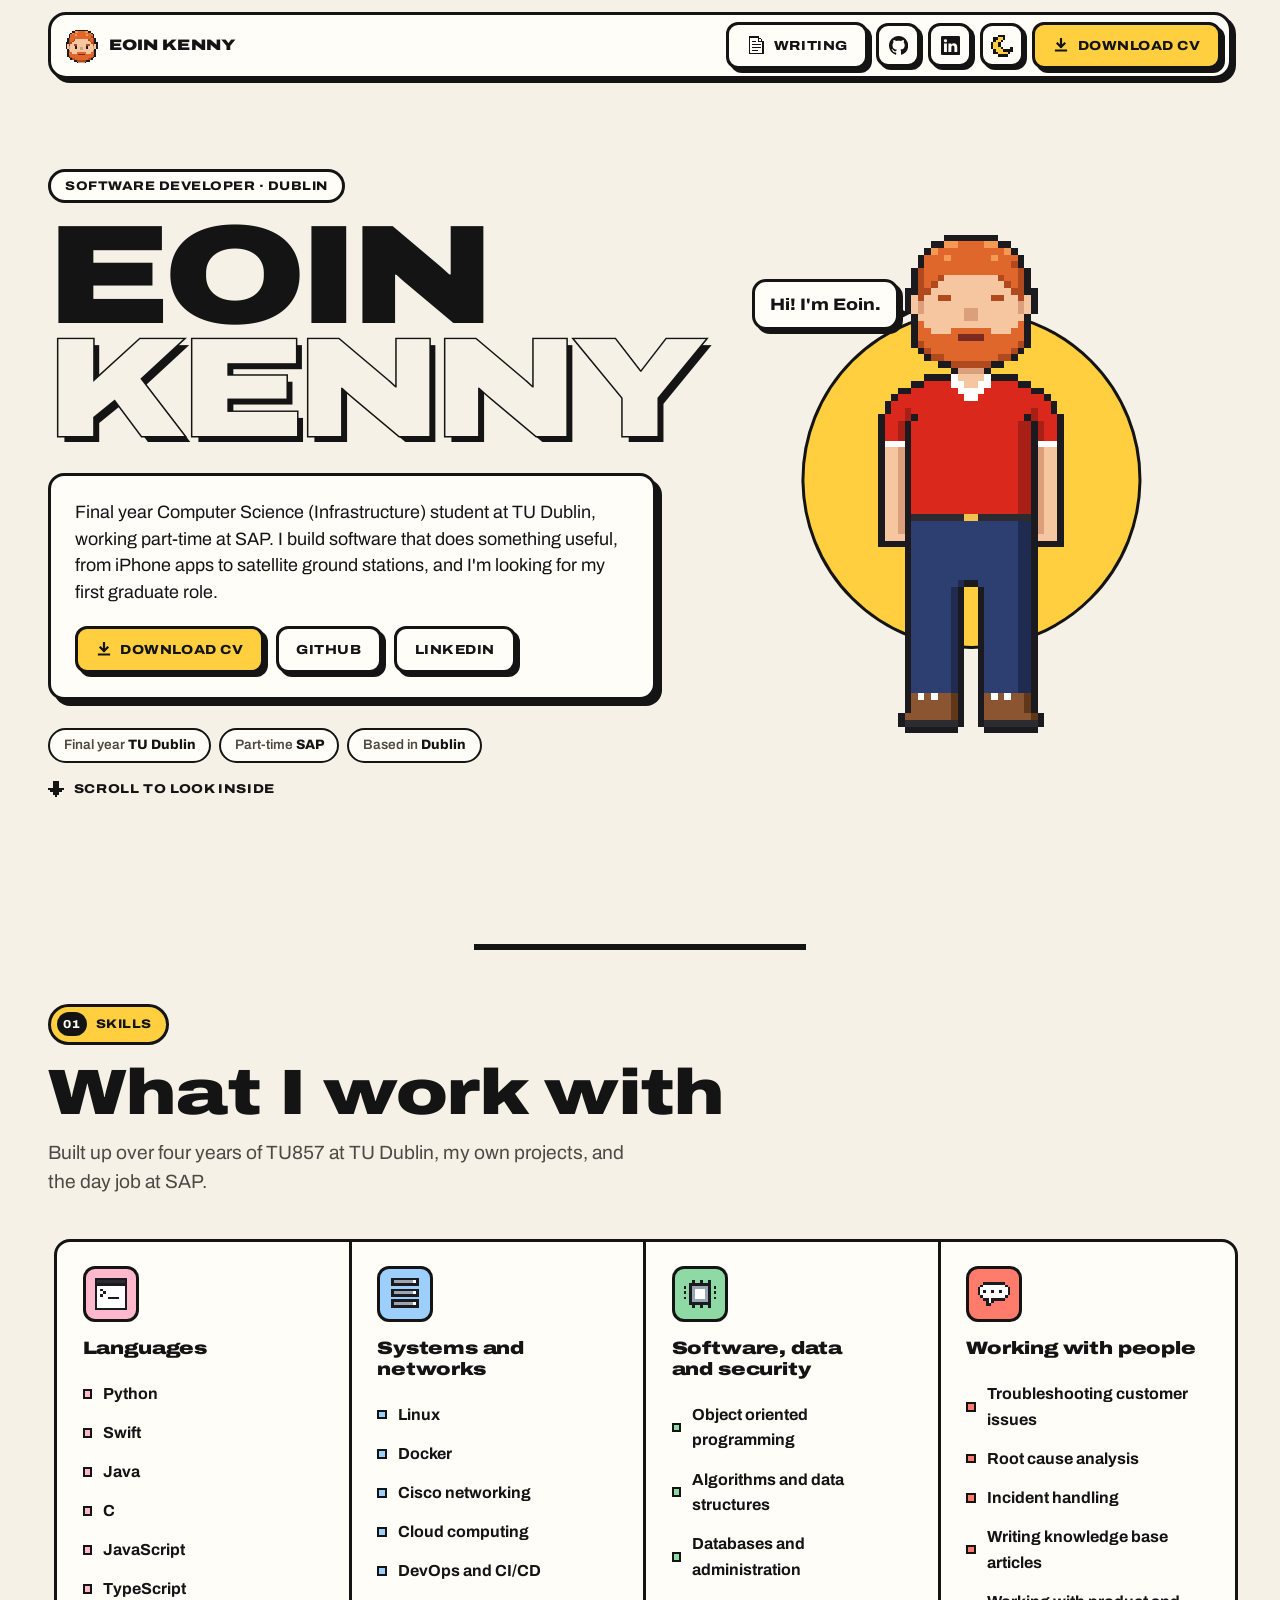
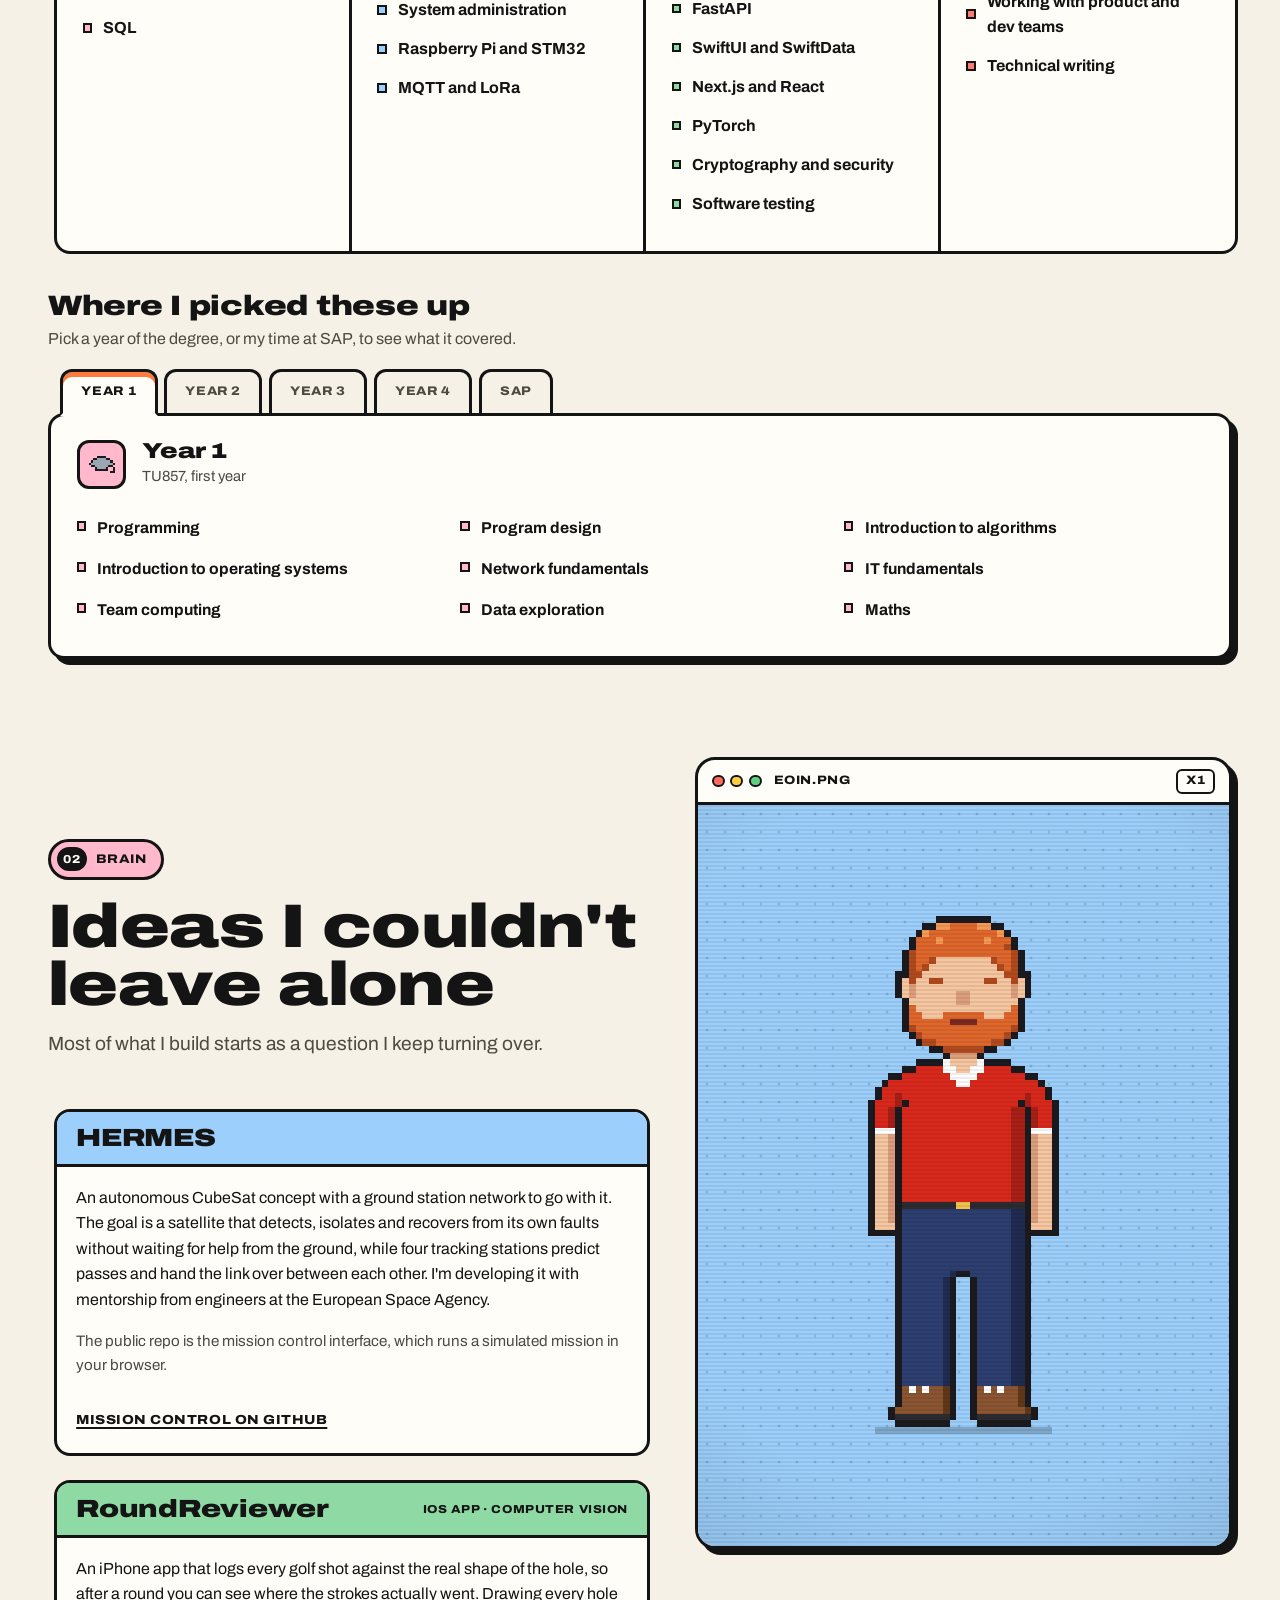
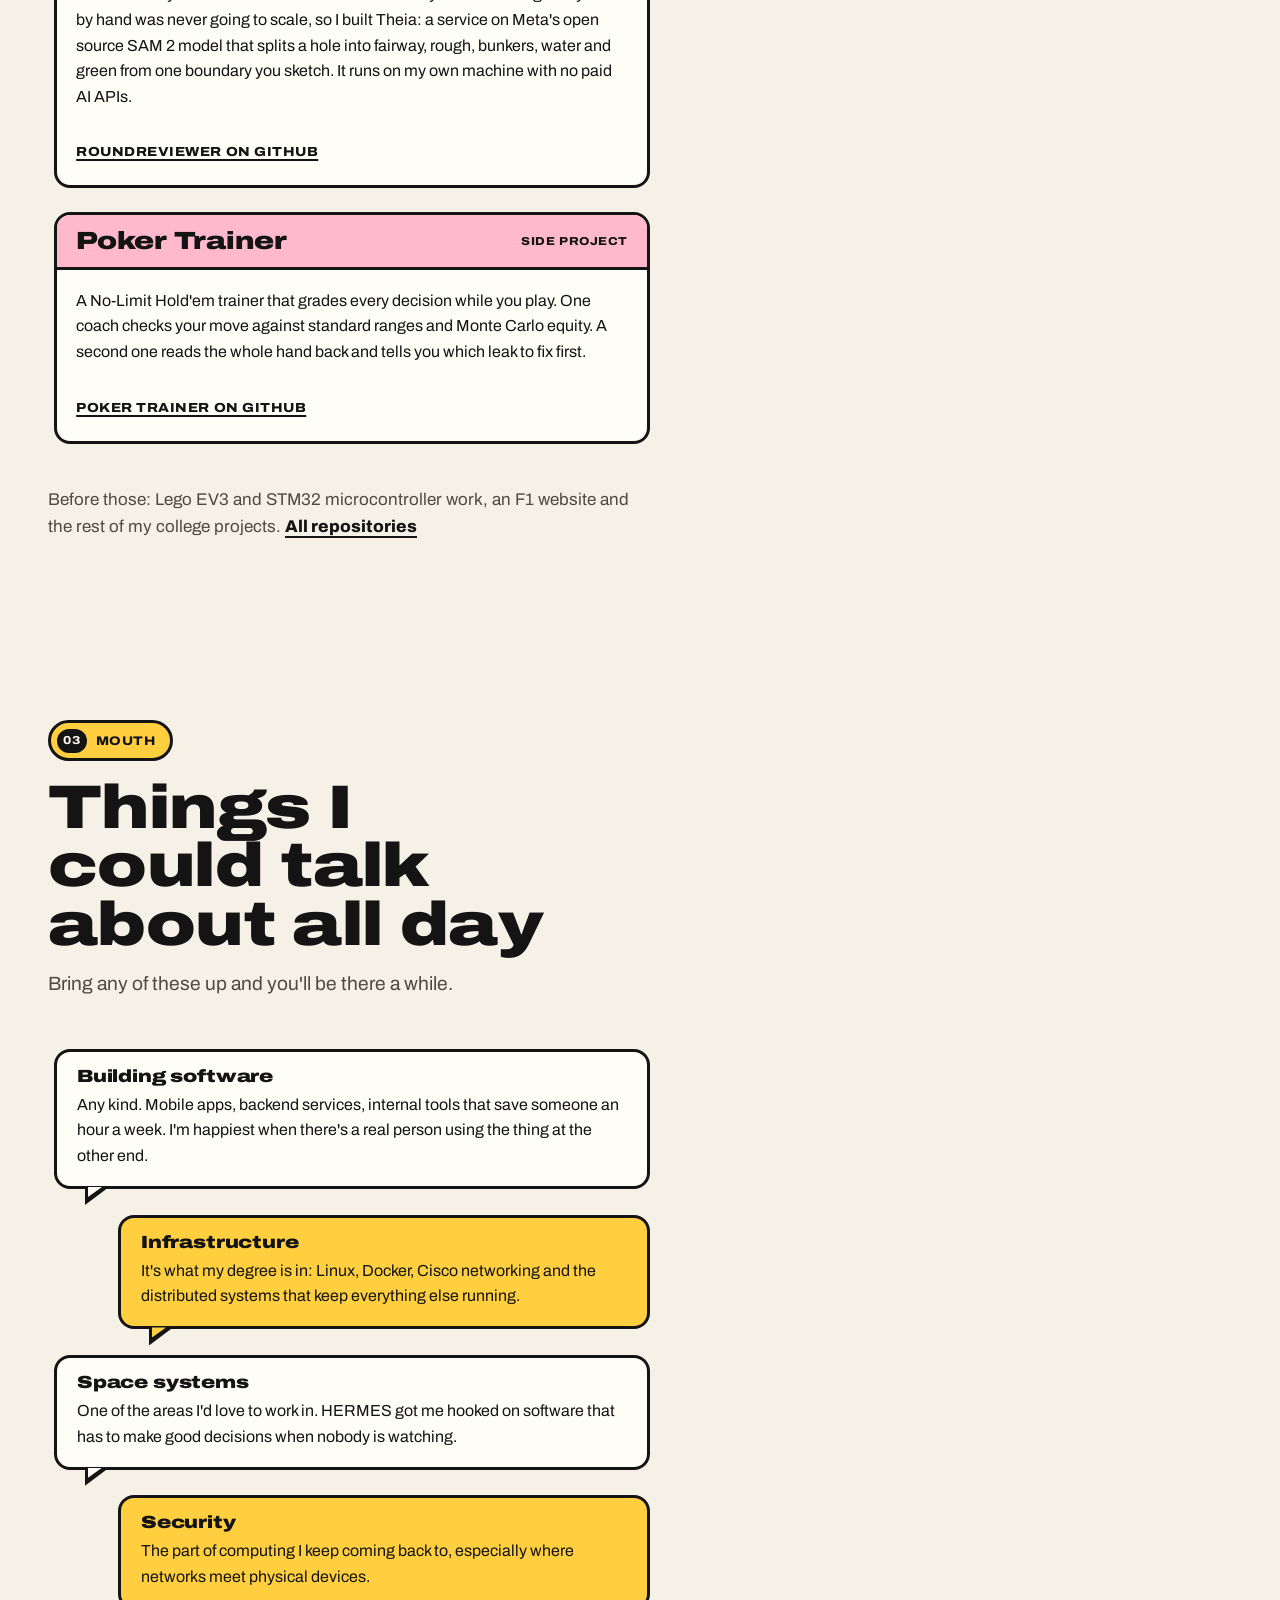
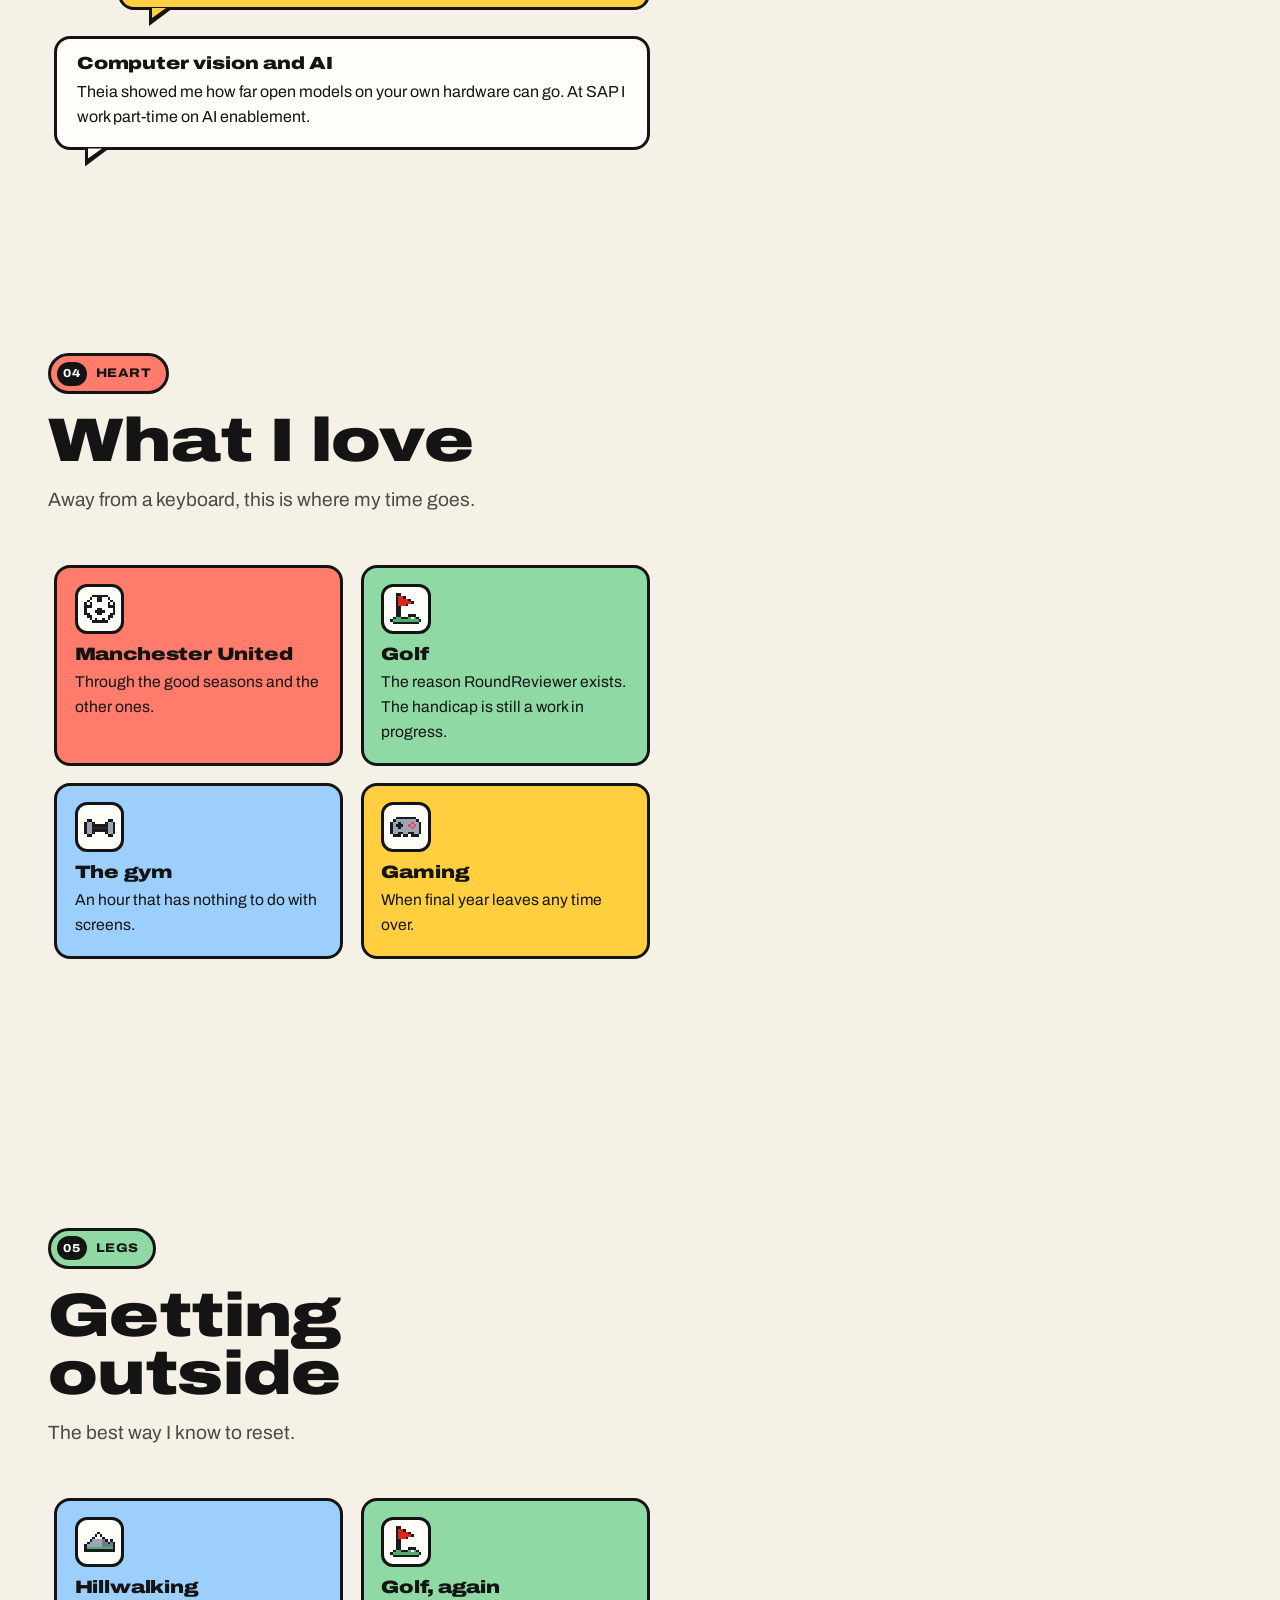
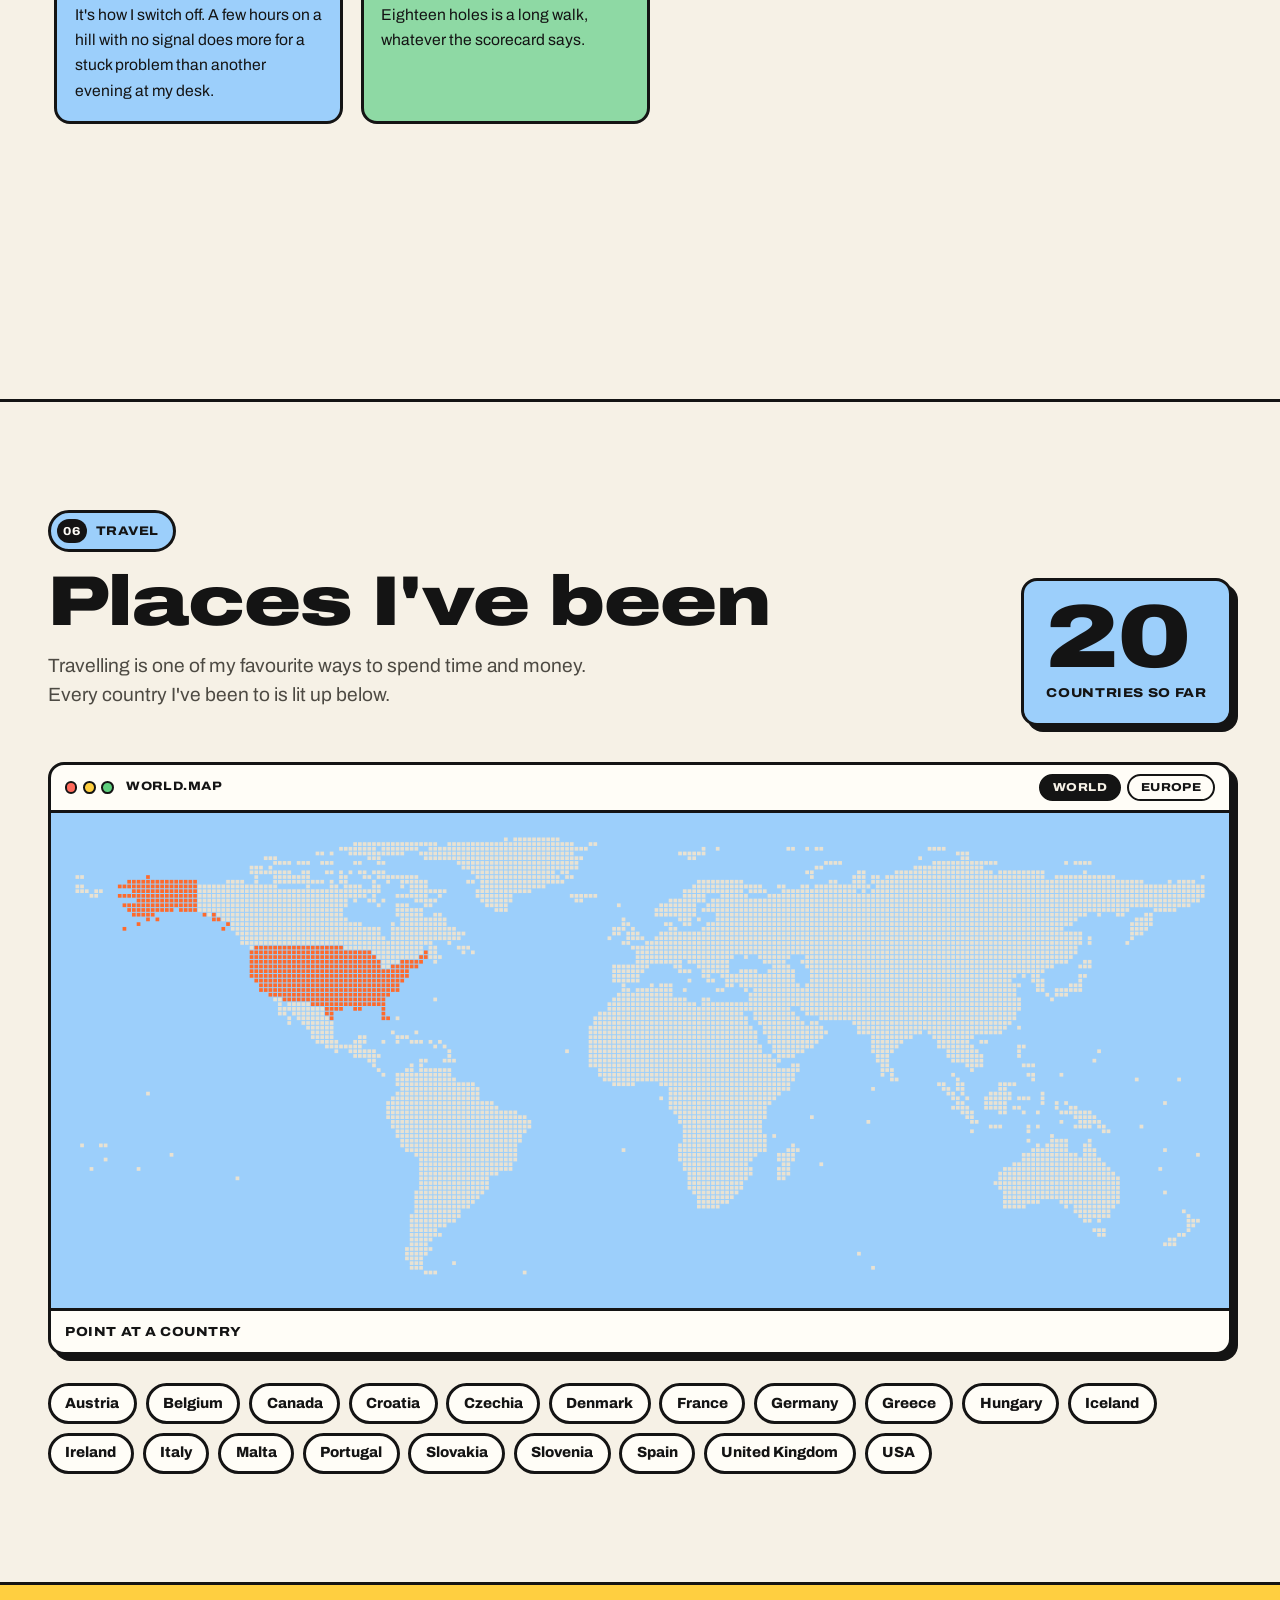
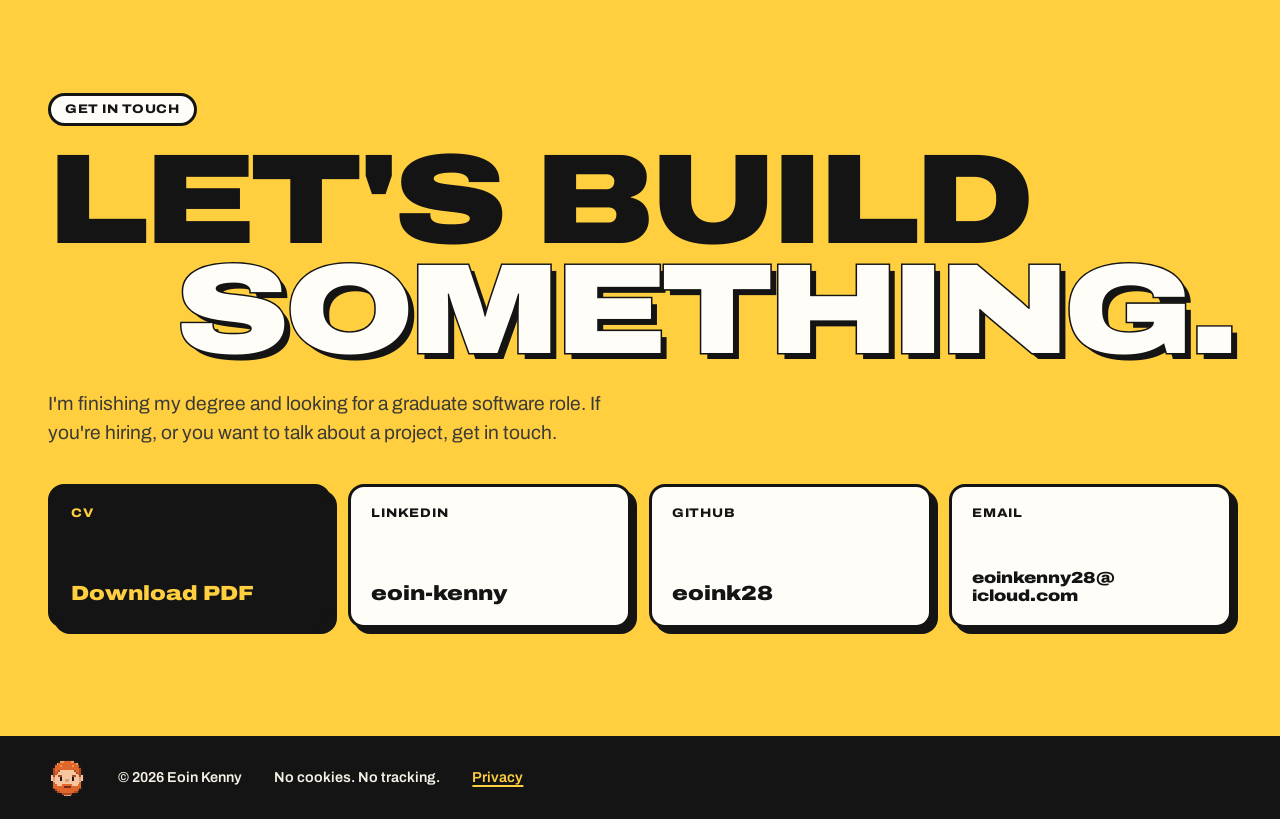
<file: index.html>
<!doctype html>
<html lang="en-IE">
<head>
  <meta charset="utf-8">
  <meta name="viewport" content="width=device-width, initial-scale=1, viewport-fit=cover">
  <meta http-equiv="Content-Security-Policy" content="default-src 'self'; script-src 'self'; style-src 'self'; img-src 'self' data:; font-src 'self'; connect-src 'self'; object-src 'none'; base-uri 'self'; form-action 'none'; upgrade-insecure-requests">
  <meta name="referrer" content="strict-origin-when-cross-origin">
  <title>Eoin Kenny</title>
  <meta name="description" content="Eoin Kenny, software developer and final year Computer Science (Infrastructure) student at TU Dublin. Projects, CV, GitHub and LinkedIn.">
  <link rel="canonical" href="https://eoinkenny.ie/">
  <meta name="color-scheme" content="light dark">
  <meta name="theme-color" content="#f6f1e6" media="(prefers-color-scheme: light)">
  <meta name="theme-color" content="#101010" media="(prefers-color-scheme: dark)">

  <meta property="og:type" content="website">
  <meta property="og:site_name" content="Eoin Kenny">
  <meta property="og:title" content="Eoin Kenny, software developer">
  <meta property="og:description" content="Final year Computer Science (Infrastructure) at TU Dublin and part-time at SAP. iPhone apps, computer vision, ground station software and more.">
  <meta property="og:url" content="https://eoinkenny.ie/">
  <meta property="og:image" content="https://eoinkenny.ie/assets/img/og.png">
  <meta property="og:image:width" content="1200">
  <meta property="og:image:height" content="630">
  <meta property="og:image:alt" content="A pixel art character with ginger hair and a beard next to the name Eoin Kenny">
  <meta property="og:locale" content="en_IE">
  <meta name="twitter:card" content="summary_large_image">

  <link rel="icon" href="/assets/img/favicon.svg" type="image/svg+xml">
  <link rel="apple-touch-icon" href="/assets/img/apple-touch-icon.png">
  <link rel="preload" href="/assets/fonts/archivo-latin-wdth-normal.woff2" as="font" type="font/woff2" crossorigin>
  <link rel="stylesheet" href="/assets/css/site.css?v=1b8da3db">
  <script src="/assets/js/theme-init.js?v=87b398f6"></script>
  <script src="/assets/js/world-pixels.js?v=e335c6ff" defer></script>
  <script src="/assets/js/travel.js?v=a4841ee2" defer></script>
  <script src="/assets/js/site.js?v=7369ddd8" defer></script>

  <script type="application/ld+json">
  {
    "@context": "https://schema.org",
    "@type": "Person",
    "name": "Eoin Kenny",
    "url": "https://eoinkenny.ie/",
    "jobTitle": "Software developer",
    "affiliation": { "@type": "CollegeOrUniversity", "name": "TU Dublin" },
    "address": { "@type": "PostalAddress", "addressLocality": "Dublin", "addressCountry": "IE" },
    "sameAs": [
      "https://github.com/eoink28",
      "https://www.linkedin.com/in/eoin-kenny-161b0a275/"
    ]
  }
  </script>
</head>
<body>
  <a class="skip" href="#main">Skip to content</a>

  <header class="nav-wrap">
    <nav class="nav" aria-label="Main">
      <a class="brand" href="#top">
        <svg class="px" viewBox="5 -1 22 22" aria-hidden="true" focusable="false"><!-- px:head --><path class="c-k" d="M12 0h8v1h-8zM10 1h2v1h-2zM20 1h2v1h-2zM9 2h1v1h-1zM22 2h1v1h-1zM8 3h1v1h-1zM23 3h1v1h-1zM8 4h1v1h-1zM23 4h1v1h-1zM7 5h1v1h-1zM24 5h1v1h-1zM7 6h1v1h-1zM24 6h1v1h-1zM7 7h1v1h-1zM24 7h1v1h-1zM6 8h2v1h-2zM24 8h2v1h-2zM6 9h1v1h-1zM25 9h1v1h-1zM6 10h1v1h-1zM12 10h1v1h-1zM19 10h1v1h-1zM25 10h1v1h-1zM6 11h1v1h-1zM12 11h1v1h-1zM19 11h1v1h-1zM25 11h1v1h-1zM7 12h1v1h-1zM24 12h1v1h-1zM7 13h1v1h-1zM24 13h1v1h-1zM7 14h1v1h-1zM24 14h1v1h-1zM7 15h1v1h-1zM24 15h1v1h-1zM7 16h1v1h-1zM24 16h1v1h-1zM8 17h1v1h-1zM23 17h1v1h-1zM9 18h1v1h-1zM22 18h1v1h-1zM11 19h2v1h-2zM19 19h2v1h-2zM13 20h1v1h-1zM18 20h1v1h-1z"/><path class="c-h3" d="M12 1h2v1h-2zM18 1h2v1h-2zM10 2h1v1h-1zM21 2h1v1h-1zM12 3h1v1h-1zM19 3h1v1h-1z"/><path class="c-h1" d="M14 1h4v1h-4zM11 2h10v1h-10zM9 3h3v1h-3zM13 3h6v1h-6zM20 3h3v1h-3zM9 4h13v1h-13zM9 5h14v1h-14zM9 6h2v1h-2zM21 6h2v1h-2zM9 7h1v1h-1zM22 7h1v1h-1zM8 13h1v1h-1zM23 13h1v1h-1zM8 14h2v1h-2zM13 14h6v1h-6zM22 14h2v1h-2zM8 15h6v1h-6zM18 15h6v1h-6zM9 16h14v1h-14zM10 17h12v1h-12zM12 18h8v1h-8z"/><path class="c-h2" d="M22 4h1v1h-1zM8 5h1v1h-1zM23 5h1v1h-1zM8 6h1v1h-1zM11 6h1v1h-1zM20 6h1v1h-1zM23 6h1v1h-1zM8 7h1v1h-1zM10 7h1v1h-1zM21 7h1v1h-1zM23 7h1v1h-1zM8 8h2v1h-2zM22 8h2v1h-2zM8 9h1v1h-1zM11 9h2v1h-2zM19 9h2v1h-2zM23 9h1v1h-1zM8 16h1v1h-1zM23 16h1v1h-1zM9 17h1v1h-1zM22 17h1v1h-1zM10 18h2v1h-2zM20 18h2v1h-2zM13 19h6v1h-6z"/><path class="c-s1" d="M12 6h8v1h-8zM11 7h10v1h-10zM10 8h12v1h-12zM7 9h1v1h-1zM9 9h2v1h-2zM13 9h6v1h-6zM21 9h2v1h-2zM24 9h1v1h-1zM7 10h1v1h-1zM9 10h3v1h-3zM13 10h6v1h-6zM20 10h3v1h-3zM24 10h1v1h-1zM7 11h1v1h-1zM9 11h3v1h-3zM13 11h2v1h-2zM17 11h2v1h-2zM20 11h3v1h-3zM24 11h1v1h-1zM8 12h7v1h-7zM17 12h7v1h-7zM9 13h14v1h-14zM10 14h3v1h-3zM19 14h3v1h-3z"/><path class="c-s2" d="M8 10h1v1h-1zM23 10h1v1h-1zM8 11h1v1h-1zM15 11h2v1h-2zM23 11h1v1h-1zM15 12h2v1h-2zM14 20h4v1h-4z"/><path class="c-m" d="M14 15h4v1h-4z"/><!-- /px:head --></svg>
        <span>Eoin Kenny</span>
      </a>
      <div class="nav-actions">
        <a class="btn btn-nav" href="/writing/" aria-label="Writing: reports and papers">
          <svg class="px px-ui" viewBox="0 0 12 12" aria-hidden="true" focusable="false"><!-- px:paper --><path class="c-k" d="M1 0h7v1h-7zM1 1h1v1h-1zM7 1h2v1h-2zM1 2h1v1h-1zM7 2h1v1h-1zM9 2h1v1h-1zM1 3h1v1h-1zM3 3h3v1h-3zM7 3h4v1h-4zM1 4h1v1h-1zM10 4h1v1h-1zM1 5h1v1h-1zM3 5h6v1h-6zM10 5h1v1h-1zM1 6h1v1h-1zM10 6h1v1h-1zM1 7h1v1h-1zM3 7h6v1h-6zM10 7h1v1h-1zM1 8h1v1h-1zM10 8h1v1h-1zM1 9h1v1h-1zM3 9h4v1h-4zM10 9h1v1h-1zM1 10h1v1h-1zM10 10h1v1h-1zM1 11h10v1h-10z"/><path class="c-w" d="M2 1h5v1h-5zM2 2h5v1h-5zM8 2h1v1h-1zM2 3h1v1h-1zM6 3h1v1h-1zM2 4h8v1h-8zM2 5h1v1h-1zM9 5h1v1h-1zM2 6h8v1h-8zM2 7h1v1h-1zM9 7h1v1h-1zM2 8h8v1h-8zM2 9h1v1h-1zM7 9h3v1h-3zM2 10h8v1h-8z"/><!-- /px:paper --></svg>
          <span class="hide-sm">Writing</span>
        </a>
        <a class="icon-btn" href="https://github.com/eoink28" rel="noopener noreferrer" aria-label="GitHub profile">
          <svg viewBox="0 0 16 16" aria-hidden="true" focusable="false"><path fill="currentColor" d="M8 0C3.58 0 0 3.58 0 8c0 3.54 2.29 6.53 5.47 7.59.4.07.55-.17.55-.38 0-.19-.01-.82-.01-1.49-2.01.37-2.53-.49-2.69-.94-.09-.23-.48-.94-.82-1.13-.28-.15-.68-.52-.01-.53.63-.01 1.08.58 1.23.82.72 1.21 1.87.87 2.33.66.07-.52.28-.87.51-1.07-1.78-.2-3.64-.89-3.64-3.95 0-.87.31-1.59.82-2.15-.08-.2-.36-1.02.08-2.12 0 0 .67-.21 2.2.82.64-.18 1.32-.27 2-.27.68 0 1.36.09 2 .27 1.53-1.04 2.2-.82 2.2-.82.44 1.1.16 1.92.08 2.12.51.56.82 1.27.82 2.15 0 3.07-1.87 3.75-3.65 3.95.29.25.54.73.54 1.48 0 1.07-.01 1.93-.01 2.2 0 .21.15.46.55.38A8.013 8.013 0 0 0 16 8c0-4.42-3.58-8-8-8z"/></svg>
        </a>
        <a class="icon-btn" href="https://www.linkedin.com/in/eoin-kenny-161b0a275/" rel="noopener noreferrer" aria-label="LinkedIn profile">
          <svg viewBox="0 0 16 16" aria-hidden="true" focusable="false"><path fill="currentColor" fill-rule="evenodd" d="M0 1.15C0 .52.52 0 1.15 0h13.7C15.48 0 16 .52 16 1.15v13.7c0 .63-.52 1.15-1.15 1.15H1.15C.52 16 0 15.48 0 14.85zM4.94 13.4V6.17h-2.4v7.23zM3.74 5.18c.84 0 1.36-.55 1.36-1.25-.02-.71-.52-1.25-1.34-1.25-.83 0-1.37.54-1.37 1.25 0 .7.52 1.25 1.33 1.25zm4.9 8.22V9.36c0-.22.02-.43.08-.59.18-.43.57-.88 1.23-.88.87 0 1.21.66 1.21 1.63v3.88h2.4V9.25c0-2.22-1.18-3.25-2.76-3.25-1.3 0-1.87.72-2.2 1.22V6.17h-2.4c.03.68 0 7.23 0 7.23z"/></svg>
        </a>
        <button class="icon-btn theme-toggle" type="button" data-theme-toggle aria-label="Switch to dark mode" aria-pressed="false">
          <svg class="px px-ui icon-moon" viewBox="0 0 9 9" aria-hidden="true" focusable="false"><!-- px:moon --><path class="c-k" d="M3 0h3v1h-3zM1 1h2v1h-2zM5 1h1v1h-1zM1 2h1v1h-1zM4 2h1v1h-1zM0 3h1v1h-1zM3 3h1v1h-1zM0 4h1v1h-1zM3 4h1v1h-1zM0 5h1v1h-1zM4 5h1v1h-1zM8 5h1v1h-1zM1 6h1v1h-1zM5 6h4v1h-4zM1 7h2v1h-2zM7 7h1v1h-1zM3 8h4v1h-4z"/><path class="c-y" d="M3 1h2v1h-2zM2 2h2v1h-2zM1 3h2v1h-2zM1 4h2v1h-2zM1 5h3v1h-3zM2 6h3v1h-3zM3 7h4v1h-4z"/><!-- /px:moon --></svg>
          <svg class="px px-ui icon-sun" viewBox="0 0 9 9" aria-hidden="true" focusable="false"><!-- px:sun --><path class="c-k" d="M4 0h1v1h-1zM1 1h1v1h-1zM7 1h1v1h-1zM3 2h3v1h-3zM2 3h1v1h-1zM6 3h1v1h-1zM0 4h1v1h-1zM2 4h1v1h-1zM6 4h1v1h-1zM8 4h1v1h-1zM2 5h1v1h-1zM6 5h1v1h-1zM3 6h3v1h-3zM1 7h1v1h-1zM7 7h1v1h-1zM4 8h1v1h-1z"/><path class="c-y" d="M3 3h3v1h-3zM3 4h3v1h-3zM3 5h3v1h-3z"/><!-- /px:sun --></svg>
        </button>
        <a class="btn btn-cv" href="/assets/cv/Eoin-Kenny-CV.pdf" download="Eoin-Kenny-CV.pdf">
          <svg viewBox="0 0 16 16" aria-hidden="true" focusable="false"><path fill="none" stroke="currentColor" stroke-width="2.2" stroke-linecap="square" d="M8 2v8M4.5 6.5 8 10l3.5-3.5M3 13.5h10"/></svg>
          <span><span class="hide-sm">Download </span>CV</span>
        </a>
      </div>
      <span class="nav-progress" data-progress aria-hidden="true"></span>
    </nav>
  </header>

  <main id="main">

    <section class="hero" id="top" aria-labelledby="hero-title">
      <div class="hero-inner">
        <p class="chip">Software developer · Dublin</p>
        <h1 class="hero-name" id="hero-title"><span>Eoin</span> <span>Kenny</span></h1>

        <div class="hero-figure">
          <p class="bubble" aria-hidden="true">Hi! I'm Eoin.</p>
          <svg class="px hero-sprite" viewBox="-1 -1 34 77" role="img" aria-label="Pixel art of Eoin: tall, ginger hair and beard, red football top and hiking boots">
            <!-- px:sprite --><g class="base"><path class="c-k" d="M12 0h8v1h-8zM10 1h2v1h-2zM20 1h2v1h-2zM9 2h1v1h-1zM22 2h1v1h-1zM8 3h1v1h-1zM23 3h1v1h-1zM8 4h1v1h-1zM23 4h1v1h-1zM7 5h1v1h-1zM24 5h1v1h-1zM7 6h1v1h-1zM24 6h1v1h-1zM7 7h1v1h-1zM24 7h1v1h-1zM6 8h2v1h-2zM24 8h2v1h-2zM6 9h1v1h-1zM25 9h1v1h-1zM6 10h1v1h-1zM12 10h1v1h-1zM19 10h1v1h-1zM25 10h1v1h-1zM6 11h1v1h-1zM12 11h1v1h-1zM19 11h1v1h-1zM25 11h1v1h-1zM7 12h1v1h-1zM24 12h1v1h-1zM7 13h1v1h-1zM24 13h1v1h-1zM7 14h1v1h-1zM24 14h1v1h-1zM7 15h1v1h-1zM24 15h1v1h-1zM7 16h1v1h-1zM24 16h1v1h-1zM8 17h1v1h-1zM23 17h1v1h-1zM9 18h1v1h-1zM22 18h1v1h-1zM11 19h2v1h-2zM19 19h2v1h-2zM13 20h1v1h-1zM18 20h1v1h-1zM9 21h4v1h-4zM19 21h4v1h-4zM7 22h2v1h-2zM23 22h2v1h-2zM5 23h2v1h-2zM25 23h2v1h-2zM4 24h1v1h-1zM27 24h1v1h-1zM3 25h1v1h-1zM28 25h1v1h-1zM3 26h1v1h-1zM28 26h1v1h-1zM2 27h1v1h-1zM7 27h1v1h-1zM24 27h1v1h-1zM29 27h1v1h-1zM2 28h1v1h-1zM6 28h1v1h-1zM25 28h1v1h-1zM29 28h1v1h-1zM2 29h1v1h-1zM6 29h1v1h-1zM25 29h1v1h-1zM29 29h1v1h-1zM2 30h1v1h-1zM6 30h1v1h-1zM25 30h1v1h-1zM29 30h1v1h-1zM2 31h1v1h-1zM6 31h1v1h-1zM25 31h1v1h-1zM29 31h1v1h-1zM2 32h1v1h-1zM6 32h1v1h-1zM25 32h1v1h-1zM29 32h1v1h-1zM2 33h1v1h-1zM6 33h1v1h-1zM25 33h1v1h-1zM29 33h1v1h-1zM2 34h1v1h-1zM6 34h1v1h-1zM25 34h1v1h-1zM29 34h1v1h-1zM2 35h1v1h-1zM6 35h1v1h-1zM25 35h1v1h-1zM29 35h1v1h-1zM2 36h1v1h-1zM6 36h1v1h-1zM25 36h1v1h-1zM29 36h1v1h-1zM2 37h1v1h-1zM6 37h1v1h-1zM25 37h1v1h-1zM29 37h1v1h-1zM2 38h1v1h-1zM6 38h1v1h-1zM25 38h1v1h-1zM29 38h1v1h-1zM2 39h1v1h-1zM6 39h1v1h-1zM25 39h1v1h-1zM29 39h1v1h-1zM2 40h1v1h-1zM6 40h1v1h-1zM25 40h1v1h-1zM29 40h1v1h-1zM2 41h1v1h-1zM6 41h1v1h-1zM25 41h1v1h-1zM29 41h1v1h-1zM2 42h1v1h-1zM6 42h1v1h-1zM25 42h1v1h-1zM29 42h1v1h-1zM2 43h1v1h-1zM6 43h1v1h-1zM25 43h1v1h-1zM29 43h1v1h-1zM2 44h1v1h-1zM6 44h1v1h-1zM25 44h1v1h-1zM29 44h1v1h-1zM2 45h1v1h-1zM6 45h1v1h-1zM25 45h1v1h-1zM29 45h1v1h-1zM2 46h5v1h-5zM25 46h5v1h-5zM6 47h1v1h-1zM25 47h1v1h-1zM6 48h1v1h-1zM25 48h1v1h-1zM6 49h1v1h-1zM25 49h1v1h-1zM6 50h1v1h-1zM25 50h1v1h-1zM6 51h1v1h-1zM25 51h1v1h-1zM6 52h1v1h-1zM15 52h2v1h-2zM25 52h1v1h-1zM6 53h1v1h-1zM14 53h1v1h-1zM17 53h1v1h-1zM25 53h1v1h-1zM6 54h1v1h-1zM14 54h1v1h-1zM17 54h1v1h-1zM25 54h1v1h-1zM6 55h1v1h-1zM14 55h1v1h-1zM17 55h1v1h-1zM25 55h1v1h-1zM6 56h1v1h-1zM14 56h1v1h-1zM17 56h1v1h-1zM25 56h1v1h-1zM6 57h1v1h-1zM14 57h1v1h-1zM17 57h1v1h-1zM25 57h1v1h-1zM6 58h1v1h-1zM14 58h1v1h-1zM17 58h1v1h-1zM25 58h1v1h-1zM6 59h1v1h-1zM14 59h1v1h-1zM17 59h1v1h-1zM25 59h1v1h-1zM6 60h1v1h-1zM14 60h1v1h-1zM17 60h1v1h-1zM25 60h1v1h-1zM6 61h1v1h-1zM14 61h1v1h-1zM17 61h1v1h-1zM25 61h1v1h-1zM6 62h1v1h-1zM14 62h1v1h-1zM17 62h1v1h-1zM25 62h1v1h-1zM6 63h1v1h-1zM14 63h1v1h-1zM17 63h1v1h-1zM25 63h1v1h-1zM6 64h1v1h-1zM14 64h1v1h-1zM17 64h1v1h-1zM25 64h1v1h-1zM6 65h1v1h-1zM14 65h1v1h-1zM17 65h1v1h-1zM25 65h1v1h-1zM6 66h1v1h-1zM14 66h1v1h-1zM17 66h1v1h-1zM25 66h1v1h-1zM6 67h1v1h-1zM14 67h1v1h-1zM17 67h1v1h-1zM25 67h1v1h-1zM6 68h1v1h-1zM14 68h1v1h-1zM17 68h1v1h-1zM25 68h1v1h-1zM6 69h1v1h-1zM14 69h1v1h-1zM17 69h1v1h-1zM25 69h1v1h-1zM6 70h1v1h-1zM14 70h1v1h-1zM17 70h1v1h-1zM25 70h1v1h-1zM6 71h1v1h-1zM14 71h1v1h-1zM17 71h1v1h-1zM25 71h1v1h-1zM5 72h1v1h-1zM14 72h1v1h-1zM17 72h1v1h-1zM26 72h1v1h-1zM5 73h1v1h-1zM14 73h1v1h-1zM17 73h1v1h-1zM26 73h1v1h-1zM6 74h8v1h-8zM18 74h8v1h-8z"/><path class="c-h3" d="M12 1h2v1h-2zM18 1h2v1h-2zM10 2h1v1h-1zM21 2h1v1h-1zM12 3h1v1h-1zM19 3h1v1h-1z"/><path class="c-h1" d="M14 1h4v1h-4zM11 2h10v1h-10zM9 3h3v1h-3zM13 3h6v1h-6zM20 3h3v1h-3zM9 4h13v1h-13zM9 5h14v1h-14zM9 6h2v1h-2zM21 6h2v1h-2zM9 7h1v1h-1zM22 7h1v1h-1zM8 13h1v1h-1zM23 13h1v1h-1zM8 14h2v1h-2zM13 14h6v1h-6zM22 14h2v1h-2zM8 15h6v1h-6zM18 15h6v1h-6zM9 16h14v1h-14zM10 17h12v1h-12zM12 18h8v1h-8z"/><path class="c-h2" d="M22 4h1v1h-1zM8 5h1v1h-1zM23 5h1v1h-1zM8 6h1v1h-1zM11 6h1v1h-1zM20 6h1v1h-1zM23 6h1v1h-1zM8 7h1v1h-1zM10 7h1v1h-1zM21 7h1v1h-1zM23 7h1v1h-1zM8 8h2v1h-2zM22 8h2v1h-2zM8 9h1v1h-1zM11 9h2v1h-2zM19 9h2v1h-2zM23 9h1v1h-1zM8 16h1v1h-1zM23 16h1v1h-1zM9 17h1v1h-1zM22 17h1v1h-1zM10 18h2v1h-2zM20 18h2v1h-2zM13 19h6v1h-6z"/><path class="c-s1" d="M12 6h8v1h-8zM11 7h10v1h-10zM10 8h12v1h-12zM7 9h1v1h-1zM9 9h2v1h-2zM13 9h6v1h-6zM21 9h2v1h-2zM24 9h1v1h-1zM7 10h1v1h-1zM9 10h3v1h-3zM13 10h6v1h-6zM20 10h3v1h-3zM24 10h1v1h-1zM7 11h1v1h-1zM9 11h3v1h-3zM13 11h2v1h-2zM17 11h2v1h-2zM20 11h3v1h-3zM24 11h1v1h-1zM8 12h7v1h-7zM17 12h7v1h-7zM9 13h14v1h-14zM10 14h3v1h-3zM19 14h3v1h-3zM14 21h4v1h-4zM15 22h2v1h-2zM3 32h2v1h-2zM27 32h2v1h-2zM3 33h2v1h-2zM27 33h2v1h-2zM3 34h2v1h-2zM27 34h2v1h-2zM3 35h2v1h-2zM27 35h2v1h-2zM3 36h2v1h-2zM27 36h2v1h-2zM3 37h2v1h-2zM27 37h2v1h-2zM3 38h2v1h-2zM27 38h2v1h-2zM3 39h2v1h-2zM27 39h2v1h-2zM3 40h2v1h-2zM27 40h2v1h-2zM3 41h2v1h-2zM27 41h2v1h-2zM3 42h2v1h-2zM27 42h2v1h-2zM3 43h2v1h-2zM27 43h2v1h-2zM3 44h2v1h-2zM27 44h2v1h-2zM3 45h3v1h-3zM26 45h3v1h-3z"/><path class="c-s2" d="M8 10h1v1h-1zM23 10h1v1h-1zM8 11h1v1h-1zM15 11h2v1h-2zM23 11h1v1h-1zM15 12h2v1h-2zM14 20h4v1h-4zM5 32h1v1h-1zM26 32h1v1h-1zM5 33h1v1h-1zM26 33h1v1h-1zM5 34h1v1h-1zM26 34h1v1h-1zM5 35h1v1h-1zM26 35h1v1h-1zM5 36h1v1h-1zM26 36h1v1h-1zM5 37h1v1h-1zM26 37h1v1h-1zM5 38h1v1h-1zM26 38h1v1h-1zM5 39h1v1h-1zM26 39h1v1h-1zM5 40h1v1h-1zM26 40h1v1h-1zM5 41h1v1h-1zM26 41h1v1h-1zM5 42h1v1h-1zM26 42h1v1h-1zM5 43h1v1h-1zM26 43h1v1h-1zM5 44h1v1h-1zM26 44h1v1h-1z"/><path class="c-m" d="M14 15h4v1h-4z"/><path class="c-w" d="M13 21h1v1h-1zM18 21h1v1h-1zM13 22h2v1h-2zM17 22h2v1h-2zM14 23h4v1h-4zM15 24h2v1h-2zM3 31h3v1h-3zM26 31h3v1h-3zM8 69h1v1h-1zM10 69h1v1h-1zM19 69h1v1h-1zM21 69h1v1h-1z"/><path class="c-r1" d="M9 22h4v1h-4zM19 22h4v1h-4zM7 23h7v1h-7zM18 23h7v1h-7zM5 24h10v1h-10zM17 24h10v1h-10zM4 25h24v1h-24zM4 26h2v1h-2zM7 26h18v1h-18zM26 26h2v1h-2zM3 27h3v1h-3zM8 27h16v1h-16zM26 27h3v1h-3zM3 28h2v1h-2zM7 28h16v1h-16zM27 28h2v1h-2zM3 29h2v1h-2zM7 29h16v1h-16zM27 29h2v1h-2zM3 30h2v1h-2zM7 30h16v1h-16zM27 30h2v1h-2zM7 31h16v1h-16zM7 32h16v1h-16zM7 33h16v1h-16zM7 34h16v1h-16zM7 35h16v1h-16zM7 36h16v1h-16zM7 37h16v1h-16zM7 38h16v1h-16zM7 39h16v1h-16zM7 40h16v1h-16zM7 41h16v1h-16z"/><path class="c-r2" d="M6 26h1v1h-1zM25 26h1v1h-1zM6 27h1v1h-1zM25 27h1v1h-1zM5 28h1v1h-1zM23 28h2v1h-2zM26 28h1v1h-1zM5 29h1v1h-1zM23 29h2v1h-2zM26 29h1v1h-1zM5 30h1v1h-1zM23 30h2v1h-2zM26 30h1v1h-1zM23 31h2v1h-2zM23 32h2v1h-2zM23 33h2v1h-2zM23 34h2v1h-2zM23 35h2v1h-2zM23 36h2v1h-2zM23 37h2v1h-2zM23 38h2v1h-2zM23 39h2v1h-2zM23 40h2v1h-2zM23 41h2v1h-2z"/><path class="c-g" d="M7 42h8v1h-8zM17 42h8v1h-8zM6 73h8v1h-8zM18 73h8v1h-8z"/><path class="c-y" d="M15 42h2v1h-2z"/><path class="c-b1" d="M7 43h16v1h-16zM7 44h16v1h-16zM7 45h16v1h-16zM7 46h16v1h-16zM7 47h16v1h-16zM7 48h16v1h-16zM7 49h16v1h-16zM7 50h16v1h-16zM7 51h16v1h-16zM7 52h7v1h-7zM17 52h6v1h-6zM7 53h6v1h-6zM18 53h5v1h-5zM7 54h6v1h-6zM18 54h5v1h-5zM7 55h6v1h-6zM18 55h5v1h-5zM7 56h6v1h-6zM18 56h5v1h-5zM7 57h6v1h-6zM18 57h5v1h-5zM7 58h6v1h-6zM18 58h5v1h-5zM7 59h6v1h-6zM18 59h5v1h-5zM7 60h6v1h-6zM18 60h5v1h-5zM7 61h6v1h-6zM18 61h5v1h-5zM7 62h6v1h-6zM18 62h5v1h-5zM7 63h6v1h-6zM18 63h5v1h-5zM7 64h6v1h-6zM18 64h5v1h-5zM7 65h6v1h-6zM18 65h5v1h-5zM7 66h6v1h-6zM18 66h5v1h-5zM7 67h6v1h-6zM18 67h5v1h-5zM7 68h6v1h-6zM18 68h5v1h-5z"/><path class="c-b2" d="M23 43h2v1h-2zM23 44h2v1h-2zM23 45h2v1h-2zM23 46h2v1h-2zM23 47h2v1h-2zM23 48h2v1h-2zM23 49h2v1h-2zM23 50h2v1h-2zM23 51h2v1h-2zM14 52h1v1h-1zM23 52h2v1h-2zM13 53h1v1h-1zM23 53h2v1h-2zM13 54h1v1h-1zM23 54h2v1h-2zM13 55h1v1h-1zM23 55h2v1h-2zM13 56h1v1h-1zM23 56h2v1h-2zM13 57h1v1h-1zM23 57h2v1h-2zM13 58h1v1h-1zM23 58h2v1h-2zM13 59h1v1h-1zM23 59h2v1h-2zM13 60h1v1h-1zM23 60h2v1h-2zM13 61h1v1h-1zM23 61h2v1h-2zM13 62h1v1h-1zM23 62h2v1h-2zM13 63h1v1h-1zM23 63h2v1h-2zM13 64h1v1h-1zM23 64h2v1h-2zM13 65h1v1h-1zM23 65h2v1h-2zM13 66h1v1h-1zM23 66h2v1h-2zM13 67h1v1h-1zM23 67h2v1h-2zM13 68h1v1h-1zM23 68h2v1h-2z"/><path class="c-o1" d="M7 69h1v1h-1zM9 69h1v1h-1zM11 69h2v1h-2zM18 69h1v1h-1zM20 69h1v1h-1zM22 69h2v1h-2zM7 70h6v1h-6zM18 70h6v1h-6zM7 71h6v1h-6zM18 71h6v1h-6zM6 72h7v1h-7zM18 72h7v1h-7z"/><path class="c-o2" d="M13 69h1v1h-1zM24 69h1v1h-1zM13 70h1v1h-1zM24 70h1v1h-1zM13 71h1v1h-1zM24 71h1v1h-1zM13 72h1v1h-1zM25 72h1v1h-1z"/></g><g class="eye-cover"><path class="c-s1" d="M12 10h1v1h-1zM19 10h1v1h-1zM12 11h1v1h-1zM19 11h1v1h-1z"/></g><g class="eyes"><path class="c-k" d="M12 10h1v1h-1zM19 10h1v1h-1zM12 11h1v1h-1zM19 11h1v1h-1z"/></g><g class="blink"><path class="c-s1" d="M12 10h1v1h-1zM19 10h1v1h-1zM12 11h1v1h-1zM19 11h1v1h-1z"/></g><!-- /px:sprite -->
          </svg>
        </div>

        <div class="hero-card card">
          <p>Final year Computer Science (Infrastructure) student at TU Dublin, working part-time at SAP. I build software that does something useful, from iPhone apps to satellite ground stations, and I'm looking for my first graduate role.</p>
          <div class="actions">
            <a class="btn btn-cv" href="/assets/cv/Eoin-Kenny-CV.pdf" download="Eoin-Kenny-CV.pdf">
              <svg viewBox="0 0 16 16" aria-hidden="true" focusable="false"><path fill="none" stroke="currentColor" stroke-width="2.2" stroke-linecap="square" d="M8 2v8M4.5 6.5 8 10l3.5-3.5M3 13.5h10"/></svg>
              Download CV
            </a>
            <a class="btn" href="https://github.com/eoink28" rel="noopener noreferrer">GitHub</a>
            <a class="btn" href="https://www.linkedin.com/in/eoin-kenny-161b0a275/" rel="noopener noreferrer">LinkedIn</a>
          </div>
        </div>

        <div class="hero-foot">
          <ul class="facts">
            <li><span>Final year</span> TU Dublin</li>
            <li><span>Part-time</span> SAP</li>
            <li><span>Based in</span> Dublin</li>
          </ul>
          <a class="scroll-hint" href="#inside">
            <svg class="px px-ui" viewBox="0 0 7 7" aria-hidden="true" focusable="false"><!-- px:arrow --><path class="c-k" d="M2 0h3v1h-3zM2 1h3v1h-3zM2 2h3v1h-3zM0 3h7v1h-7zM1 4h5v1h-5zM2 5h3v1h-3zM3 6h1v1h-1z"/><!-- /px:arrow --></svg>
            Scroll to look inside
          </a>
        </div>
      </div>
    </section>

    <section class="skills" id="skills" aria-labelledby="skills-title">
      <div class="skills-inner">
        <p class="tag tag-skills"><span>01</span> Skills</p>
        <h2 id="skills-title">What I work with</h2>
        <p class="lead">Built up over four years of TU857 at TU Dublin, my own projects, and the day job at SAP.</p>

        <div class="card loadout" data-reveal>
          <div class="loadout-grid">
            <div class="loadout-col loadout-languages">
              <svg class="px loadout-icon" viewBox="0 0 12 12" aria-hidden="true" focusable="false"><!-- px:terminal --><path class="c-k" d="M0 0h12v1h-12zM0 1h1v1h-1zM11 1h1v1h-1zM0 2h12v1h-12zM0 3h1v1h-1zM11 3h1v1h-1zM0 4h1v1h-1zM2 4h1v1h-1zM11 4h1v1h-1zM0 5h1v1h-1zM3 5h1v1h-1zM11 5h1v1h-1zM0 6h1v1h-1zM2 6h1v1h-1zM11 6h1v1h-1zM0 7h1v1h-1zM5 7h4v1h-4zM11 7h1v1h-1zM0 8h1v1h-1zM11 8h1v1h-1zM0 9h1v1h-1zM11 9h1v1h-1zM0 10h1v1h-1zM11 10h1v1h-1zM0 11h12v1h-12z"/><path class="c-g" d="M1 1h10v1h-10z"/><path class="c-w" d="M1 3h10v1h-10zM1 4h1v1h-1zM3 4h8v1h-8zM1 5h2v1h-2zM4 5h7v1h-7zM1 6h1v1h-1zM3 6h8v1h-8zM1 7h4v1h-4zM9 7h2v1h-2zM1 8h10v1h-10zM1 9h10v1h-10zM1 10h10v1h-10z"/><!-- /px:terminal --></svg>
              <h3>Languages</h3>
              <ul>
              <li>Python</li>
              <li>Swift</li>
              <li>Java</li>
              <li>C</li>
              <li>JavaScript</li>
              <li>TypeScript</li>
              <li>SQL</li>
              </ul>
            </div>
            <div class="loadout-col loadout-systems">
              <svg class="px loadout-icon" viewBox="0 0 12 12" aria-hidden="true" focusable="false"><!-- px:server --><path class="c-k" d="M1 0h10v1h-10zM1 1h1v1h-1zM10 1h1v1h-1zM1 2h10v1h-10zM1 4h10v1h-10zM1 5h1v1h-1zM10 5h1v1h-1zM1 6h10v1h-10zM1 8h10v1h-10zM1 9h1v1h-1zM10 9h1v1h-1zM1 10h10v1h-10z"/><path class="c-n1" d="M2 1h7v1h-7zM2 5h7v1h-7zM2 9h7v1h-7z"/><path class="c-w" d="M9 1h1v1h-1zM9 5h1v1h-1zM9 9h1v1h-1z"/><!-- /px:server --></svg>
              <h3>Systems and networks</h3>
              <ul>
              <li>Linux</li>
              <li>Docker</li>
              <li>Cisco networking</li>
              <li>Cloud computing</li>
              <li>DevOps and CI/CD</li>
              <li>System administration</li>
              <li>Raspberry Pi and STM32</li>
              <li>MQTT and LoRa</li>
              </ul>
            </div>
            <div class="loadout-col loadout-web">
              <svg class="px loadout-icon" viewBox="0 0 12 10" aria-hidden="true" focusable="false"><!-- px:chip --><path class="c-k" d="M3 0h1v1h-1zM6 0h1v1h-1zM9 0h1v1h-1zM2 1h8v1h-8zM0 2h1v1h-1zM2 2h1v1h-1zM9 2h1v1h-1zM11 2h1v1h-1zM2 3h1v1h-1zM9 3h1v1h-1zM0 4h1v1h-1zM2 4h1v1h-1zM9 4h1v1h-1zM11 4h1v1h-1zM2 5h1v1h-1zM9 5h1v1h-1zM0 6h1v1h-1zM2 6h1v1h-1zM9 6h1v1h-1zM11 6h1v1h-1zM2 7h1v1h-1zM9 7h1v1h-1zM2 8h8v1h-8zM3 9h1v1h-1zM6 9h1v1h-1zM9 9h1v1h-1z"/><path class="c-n1" d="M3 2h6v1h-6zM3 3h1v1h-1zM8 3h1v1h-1zM3 4h1v1h-1zM8 4h1v1h-1zM3 5h1v1h-1zM8 5h1v1h-1zM3 6h1v1h-1zM8 6h1v1h-1zM3 7h6v1h-6z"/><path class="c-w" d="M4 3h4v1h-4zM4 4h4v1h-4zM4 5h4v1h-4zM4 6h4v1h-4z"/><!-- /px:chip --></svg>
              <h3>Software, data and security</h3>
              <ul>
              <li>Object oriented programming</li>
              <li>Algorithms and data structures</li>
              <li>Databases and administration</li>
              <li>FastAPI</li>
              <li>SwiftUI and SwiftData</li>
              <li>Next.js and React</li>
              <li>PyTorch</li>
              <li>Cryptography and security</li>
              <li>Software testing</li>
              </ul>
            </div>
            <div class="loadout-col loadout-support">
              <svg class="px loadout-icon" viewBox="0 0 12 9" aria-hidden="true" focusable="false"><!-- px:chat --><path class="c-k" d="M2 0h8v1h-8zM1 1h1v1h-1zM10 1h1v1h-1zM0 2h1v1h-1zM11 2h1v1h-1zM0 3h1v1h-1zM2 3h1v1h-1zM5 3h1v1h-1zM8 3h1v1h-1zM11 3h1v1h-1zM0 4h1v1h-1zM11 4h1v1h-1zM1 5h1v1h-1zM10 5h1v1h-1zM2 6h2v1h-2zM5 6h5v1h-5zM3 7h1v1h-1zM5 7h1v1h-1zM3 8h2v1h-2z"/><path class="c-w" d="M2 1h8v1h-8zM1 2h10v1h-10zM1 3h1v1h-1zM3 3h2v1h-2zM6 3h2v1h-2zM9 3h2v1h-2zM1 4h10v1h-10zM2 5h8v1h-8zM4 6h1v1h-1zM4 7h1v1h-1z"/><!-- /px:chat --></svg>
              <h3>Working with people</h3>
              <ul>
              <li>Troubleshooting customer issues</li>
              <li>Root cause analysis</li>
              <li>Incident handling</li>
              <li>Writing knowledge base articles</li>
              <li>Working with product and dev teams</li>
              <li>Technical writing</li>
              </ul>
            </div>
          </div>
        </div>

        <div class="history" data-tabs>
          <div class="history-intro">
            <h3 id="history-title">Where I picked these up</h3>
            <p>Pick a year of the degree, or my time at SAP, to see what it covered.</p>
          </div>
          <div class="history-tabs" role="tablist" aria-labelledby="history-title">
            <button class="history-tab" type="button" role="tab" id="tab-y1" aria-controls="panel-y1" aria-selected="true" tabindex="0">Year 1</button>
            <button class="history-tab" type="button" role="tab" id="tab-y2" aria-controls="panel-y2" aria-selected="false" tabindex="-1">Year 2</button>
            <button class="history-tab" type="button" role="tab" id="tab-y3" aria-controls="panel-y3" aria-selected="false" tabindex="-1">Year 3</button>
            <button class="history-tab" type="button" role="tab" id="tab-y4" aria-controls="panel-y4" aria-selected="false" tabindex="-1">Year 4</button>
            <button class="history-tab" type="button" role="tab" id="tab-sap" aria-controls="panel-sap" aria-selected="false" tabindex="-1">SAP</button>
          </div>
          <div class="card history-panels">
            <section class="history-panel panel-y1" role="tabpanel" id="panel-y1" aria-labelledby="tab-y1">
              <div class="history-head">
                <svg class="px history-icon" viewBox="0 0 12 8" aria-hidden="true" focusable="false"><!-- px:cap --><path class="c-k" d="M4 0h4v1h-4zM2 1h2v1h-2zM8 1h2v1h-2zM1 2h1v1h-1zM10 2h1v1h-1zM0 3h1v1h-1zM11 3h1v1h-1zM1 4h2v1h-2zM9 4h2v1h-2zM3 5h1v1h-1zM8 5h1v1h-1zM11 5h1v1h-1zM3 6h6v1h-6zM11 6h1v1h-1zM10 7h2v1h-2z"/><path class="c-n1" d="M4 1h4v1h-4zM2 2h8v1h-8zM1 3h10v1h-10zM3 4h6v1h-6zM4 5h4v1h-4z"/><!-- /px:cap --></svg>
                <div>
                  <h3>Year 1</h3>
                  <p>TU857, first year</p>
                </div>
              </div>
              <ul class="bullets">
                <li>Programming</li>
                <li>Program design</li>
                <li>Introduction to algorithms</li>
                <li>Introduction to operating systems</li>
                <li>Network fundamentals</li>
                <li>IT fundamentals</li>
                <li>Team computing</li>
                <li>Data exploration</li>
                <li>Maths</li>
              </ul>
            </section>
            <section class="history-panel panel-y2" role="tabpanel" id="panel-y2" aria-labelledby="tab-y2" hidden>
              <div class="history-head">
                <svg class="px history-icon" viewBox="0 0 12 8" aria-hidden="true" focusable="false"><!-- px:cap --><path class="c-k" d="M4 0h4v1h-4zM2 1h2v1h-2zM8 1h2v1h-2zM1 2h1v1h-1zM10 2h1v1h-1zM0 3h1v1h-1zM11 3h1v1h-1zM1 4h2v1h-2zM9 4h2v1h-2zM3 5h1v1h-1zM8 5h1v1h-1zM11 5h1v1h-1zM3 6h6v1h-6zM11 6h1v1h-1zM10 7h2v1h-2z"/><path class="c-n1" d="M4 1h4v1h-4zM2 2h8v1h-8zM1 3h10v1h-10zM3 4h6v1h-6zM4 5h4v1h-4z"/><!-- /px:cap --></svg>
                <div>
                  <h3>Year 2</h3>
                  <p>TU857, second year</p>
                </div>
              </div>
              <ul class="bullets">
                <li>Object oriented programming</li>
                <li>Networking 2 and 3</li>
                <li>Operating systems and system administration</li>
                <li>Microprocessors</li>
                <li>Databases 1</li>
                <li>Internet applications and web development</li>
                <li>System infrastructure and architecture</li>
                <li>GenAI-assisted programming</li>
                <li>Human computer interaction</li>
              </ul>
            </section>
            <section class="history-panel panel-y3" role="tabpanel" id="panel-y3" aria-labelledby="tab-y3" hidden>
              <div class="history-head">
                <svg class="px history-icon" viewBox="0 0 12 8" aria-hidden="true" focusable="false"><!-- px:cap --><path class="c-k" d="M4 0h4v1h-4zM2 1h2v1h-2zM8 1h2v1h-2zM1 2h1v1h-1zM10 2h1v1h-1zM0 3h1v1h-1zM11 3h1v1h-1zM1 4h2v1h-2zM9 4h2v1h-2zM3 5h1v1h-1zM8 5h1v1h-1zM11 5h1v1h-1zM3 6h6v1h-6zM11 6h1v1h-1zM10 7h2v1h-2z"/><path class="c-n1" d="M4 1h4v1h-4zM2 2h8v1h-8zM1 3h10v1h-10zM3 4h6v1h-6zM4 5h4v1h-4z"/><!-- /px:cap --></svg>
                <div>
                  <h3>Year 3</h3>
                  <p>TU857, third year</p>
                </div>
              </div>
              <ul class="bullets">
                <li>Cloud computing</li>
                <li>Introduction to DevOps</li>
                <li>Network programming</li>
                <li>Mobile software development</li>
                <li>Web development and deployment</li>
                <li>Databases 2</li>
              </ul>
            </section>
            <section class="history-panel panel-y4" role="tabpanel" id="panel-y4" aria-labelledby="tab-y4" hidden>
              <div class="history-head">
                <svg class="px history-icon" viewBox="0 0 12 8" aria-hidden="true" focusable="false"><!-- px:cap --><path class="c-k" d="M4 0h4v1h-4zM2 1h2v1h-2zM8 1h2v1h-2zM1 2h1v1h-1zM10 2h1v1h-1zM0 3h1v1h-1zM11 3h1v1h-1zM1 4h2v1h-2zM9 4h2v1h-2zM3 5h1v1h-1zM8 5h1v1h-1zM11 5h1v1h-1zM3 6h6v1h-6zM11 6h1v1h-1zM10 7h2v1h-2z"/><path class="c-n1" d="M4 1h4v1h-4zM2 2h8v1h-8zM1 3h10v1h-10zM3 4h6v1h-6zM4 5h4v1h-4z"/><!-- /px:cap --></svg>
                <div>
                  <h3>Year 4</h3>
                  <p>TU857, final year, finishing 2027</p>
                </div>
              </div>
              <ul class="bullets">
                <li>Advanced security</li>
                <li>Systems integration</li>
                <li>System and database administration</li>
                <li>Final year project</li>
              </ul>
            </section>
            <section class="history-panel panel-sap" role="tabpanel" id="panel-sap" aria-labelledby="tab-sap" hidden>
              <div class="history-head">
                <svg class="px history-icon" viewBox="0 0 12 9" aria-hidden="true" focusable="false"><!-- px:chat --><path class="c-k" d="M2 0h8v1h-8zM1 1h1v1h-1zM10 1h1v1h-1zM0 2h1v1h-1zM11 2h1v1h-1zM0 3h1v1h-1zM2 3h1v1h-1zM5 3h1v1h-1zM8 3h1v1h-1zM11 3h1v1h-1zM0 4h1v1h-1zM11 4h1v1h-1zM1 5h1v1h-1zM10 5h1v1h-1zM2 6h2v1h-2zM5 6h5v1h-5zM3 7h1v1h-1zM5 7h1v1h-1zM3 8h2v1h-2z"/><path class="c-w" d="M2 1h8v1h-8zM1 2h10v1h-10zM1 3h1v1h-1zM3 3h2v1h-2zM6 3h2v1h-2zM9 3h2v1h-2zM1 4h10v1h-10zM2 5h8v1h-8zM4 6h1v1h-1zM4 7h1v1h-1z"/><!-- /px:chat --></svg>
                <div>
                  <h3>SAP</h3>
                  <p>Product support, alongside final year</p>
                </div>
              </div>
              <ul class="bullets">
                <li>Working through customer issues, from first report to root cause</li>
                <li>Handling incidents and keeping the trail of what was tried</li>
                <li>Writing up fixes as knowledge base articles</li>
                <li>Working with product experts and developers on the harder ones</li>
                <li>Explaining technical detail to people who don't want technical detail</li>
              </ul>
            </section>
          </div>
        </div>
      </div>
    </section>

    <section class="tour" id="inside" aria-label="Inside Eoin">
      <div class="stage-wrap">
        <div class="stage" data-stage data-part="intro">
          <div class="screen">
            <div class="screen-bar">
              <span class="screen-dots" aria-hidden="true"><i></i><i></i><i></i></span>
              <span data-fig-label>eoin.png</span>
              <span class="screen-zoom" data-zoom>x1</span>
            </div>
            <div class="screen-view">
              <svg class="px figure" viewBox="-20 -14 72 104" preserveAspectRatio="xMidYMid meet" aria-hidden="true" focusable="false">
                <g class="cam"><!-- px:figure --><g class="layer layer-scene"><path class="c-k" d="M-16 56h1v1h-1zM-17 57h1v1h-1zM-15 57h1v1h-1zM-17 58h1v1h-1zM-15 58h1v1h-1zM-18 59h1v1h-1zM-14 59h1v1h-1zM-19 60h1v1h-1zM-13 60h1v1h-1zM-20 61h1v1h-1zM-12 61h1v1h-1zM-21 62h1v1h-1zM-11 62h1v1h-1zM-21 63h1v1h-1zM-11 63h1v1h-1zM-22 64h1v1h-1zM-10 64h1v1h-1zM-23 65h1v1h-1zM-9 65h1v1h-1zM-24 66h1v1h-1zM-8 66h1v1h-1zM-25 67h1v1h-1zM-7 67h1v1h-1zM-25 68h1v1h-1zM-7 68h1v1h-1zM-26 69h1v1h-1zM-6 69h1v1h-1zM-27 70h1v1h-1zM-5 70h1v1h-1zM-28 71h1v1h-1zM-4 71h1v1h-1zM-29 72h1v1h-1zM-3 72h1v1h-1zM-29 73h1v1h-1zM-3 73h1v1h-1zM-30 74h1v1h-1zM-2 74h1v1h-1z"/><path class="c-v" d="M-16 57h1v1h-1zM-16 58h1v1h-1zM-17 59h3v1h-3zM-18 60h5v1h-5zM-18 61h1v1h-1zM-16 61h1v1h-1zM-14 61h1v1h-1z"/><path class="c-n1" d="M-19 61h1v1h-1zM-17 61h1v1h-1zM-20 62h5v1h-5zM-20 63h5v1h-5zM-21 64h6v1h-6zM-22 65h7v1h-7zM-23 66h8v1h-8zM-24 67h9v1h-9zM-24 68h9v1h-9zM-25 69h10v1h-10zM-26 70h11v1h-11zM-27 71h12v1h-12zM-28 72h13v1h-13zM-28 73h13v1h-13zM-29 74h14v1h-14z"/><path class="c-n2" d="M-15 61h1v1h-1zM-13 61h1v1h-1zM-15 62h4v1h-4zM-15 63h4v1h-4zM-15 64h5v1h-5zM-15 65h6v1h-6zM-15 66h7v1h-7zM-15 67h8v1h-8zM-15 68h8v1h-8zM-15 69h9v1h-9zM-15 70h10v1h-10zM-15 71h11v1h-11zM-15 72h12v1h-12zM-15 73h12v1h-12zM-15 74h13v1h-13z"/><path class="c-k" d="M54 47h1v1h-1zM53 48h1v1h-1zM55 48h1v1h-1zM53 49h1v1h-1zM55 49h1v1h-1zM52 50h1v1h-1zM56 50h1v1h-1zM51 51h1v1h-1zM57 51h1v1h-1zM51 52h1v1h-1zM57 52h1v1h-1zM50 53h1v1h-1zM58 53h1v1h-1zM49 54h1v1h-1zM59 54h1v1h-1zM48 55h1v1h-1zM60 55h1v1h-1zM48 56h1v1h-1zM60 56h1v1h-1zM47 57h1v1h-1zM61 57h1v1h-1zM46 58h1v1h-1zM62 58h1v1h-1zM46 59h1v1h-1zM62 59h1v1h-1zM45 60h1v1h-1zM63 60h1v1h-1zM44 61h1v1h-1zM64 61h1v1h-1zM43 62h1v1h-1zM65 62h1v1h-1zM43 63h1v1h-1zM65 63h1v1h-1zM42 64h1v1h-1zM66 64h1v1h-1zM41 65h1v1h-1zM67 65h1v1h-1zM41 66h1v1h-1zM67 66h1v1h-1zM40 67h1v1h-1zM68 67h1v1h-1zM39 68h1v1h-1zM69 68h1v1h-1zM38 69h1v1h-1zM70 69h1v1h-1zM38 70h1v1h-1zM70 70h1v1h-1zM37 71h1v1h-1zM71 71h1v1h-1zM36 72h1v1h-1zM72 72h1v1h-1zM35 73h1v1h-1zM73 73h1v1h-1zM35 74h1v1h-1zM73 74h1v1h-1z"/><path class="c-v" d="M54 48h1v1h-1zM54 49h1v1h-1zM53 50h3v1h-3zM52 51h5v1h-5zM52 52h5v1h-5zM51 53h7v1h-7zM51 54h1v1h-1zM53 54h1v1h-1zM55 54h1v1h-1zM57 54h1v1h-1z"/><path class="c-n1" d="M50 54h1v1h-1zM52 54h1v1h-1zM54 54h1v1h-1zM49 55h6v1h-6zM49 56h6v1h-6zM48 57h7v1h-7zM47 58h8v1h-8zM47 59h8v1h-8zM46 60h9v1h-9zM45 61h10v1h-10zM44 62h11v1h-11zM44 63h11v1h-11zM43 64h12v1h-12zM42 65h13v1h-13zM42 66h13v1h-13zM41 67h14v1h-14zM40 68h15v1h-15zM39 69h16v1h-16zM39 70h16v1h-16zM38 71h17v1h-17zM37 72h18v1h-18zM36 73h19v1h-19zM36 74h19v1h-19z"/><path class="c-n2" d="M56 54h1v1h-1zM58 54h1v1h-1zM55 55h5v1h-5zM55 56h5v1h-5zM55 57h6v1h-6zM55 58h7v1h-7zM55 59h7v1h-7zM55 60h8v1h-8zM55 61h9v1h-9zM55 62h10v1h-10zM55 63h10v1h-10zM55 64h11v1h-11zM55 65h12v1h-12zM55 66h12v1h-12zM55 67h13v1h-13zM55 68h14v1h-14zM55 69h15v1h-15zM55 70h15v1h-15zM55 71h16v1h-16zM55 72h17v1h-17zM55 73h18v1h-18zM55 74h18v1h-18z"/><g class="flag"><path class="c-k" d="M54 42h4v1h-4zM54 43h1v1h-1zM57 43h1v1h-1zM54 44h1v1h-1zM56 44h1v1h-1zM54 45h2v1h-2zM54 46h1v1h-1zM54 47h1v1h-1z"/><path class="c-f" d="M55 43h2v1h-2zM55 44h1v1h-1z"/></g><path class="c-t1" d="M-45 75h130v1h-130z"/><path class="c-t2" d="M-45 76h130v1h-130z"/></g><g class="floor"><path class="c-sh" d="M3 75h26v1h-26z"/></g><g class="base"><path class="c-k" d="M12 0h8v1h-8zM10 1h2v1h-2zM20 1h2v1h-2zM9 2h1v1h-1zM22 2h1v1h-1zM8 3h1v1h-1zM23 3h1v1h-1zM8 4h1v1h-1zM23 4h1v1h-1zM7 5h1v1h-1zM24 5h1v1h-1zM7 6h1v1h-1zM24 6h1v1h-1zM7 7h1v1h-1zM24 7h1v1h-1zM6 8h2v1h-2zM24 8h2v1h-2zM6 9h1v1h-1zM25 9h1v1h-1zM6 10h1v1h-1zM12 10h1v1h-1zM19 10h1v1h-1zM25 10h1v1h-1zM6 11h1v1h-1zM12 11h1v1h-1zM19 11h1v1h-1zM25 11h1v1h-1zM7 12h1v1h-1zM24 12h1v1h-1zM7 13h1v1h-1zM24 13h1v1h-1zM7 14h1v1h-1zM24 14h1v1h-1zM7 15h1v1h-1zM24 15h1v1h-1zM7 16h1v1h-1zM24 16h1v1h-1zM8 17h1v1h-1zM23 17h1v1h-1zM9 18h1v1h-1zM22 18h1v1h-1zM11 19h2v1h-2zM19 19h2v1h-2zM13 20h1v1h-1zM18 20h1v1h-1zM9 21h4v1h-4zM19 21h4v1h-4zM7 22h2v1h-2zM23 22h2v1h-2zM5 23h2v1h-2zM25 23h2v1h-2zM4 24h1v1h-1zM27 24h1v1h-1zM3 25h1v1h-1zM28 25h1v1h-1zM3 26h1v1h-1zM28 26h1v1h-1zM2 27h1v1h-1zM7 27h1v1h-1zM24 27h1v1h-1zM29 27h1v1h-1zM2 28h1v1h-1zM6 28h1v1h-1zM25 28h1v1h-1zM29 28h1v1h-1zM2 29h1v1h-1zM6 29h1v1h-1zM25 29h1v1h-1zM29 29h1v1h-1zM2 30h1v1h-1zM6 30h1v1h-1zM25 30h1v1h-1zM29 30h1v1h-1zM2 31h1v1h-1zM6 31h1v1h-1zM25 31h1v1h-1zM29 31h1v1h-1zM2 32h1v1h-1zM6 32h1v1h-1zM25 32h1v1h-1zM29 32h1v1h-1zM2 33h1v1h-1zM6 33h1v1h-1zM25 33h1v1h-1zM29 33h1v1h-1zM2 34h1v1h-1zM6 34h1v1h-1zM25 34h1v1h-1zM29 34h1v1h-1zM2 35h1v1h-1zM6 35h1v1h-1zM25 35h1v1h-1zM29 35h1v1h-1zM2 36h1v1h-1zM6 36h1v1h-1zM25 36h1v1h-1zM29 36h1v1h-1zM2 37h1v1h-1zM6 37h1v1h-1zM25 37h1v1h-1zM29 37h1v1h-1zM2 38h1v1h-1zM6 38h1v1h-1zM25 38h1v1h-1zM29 38h1v1h-1zM2 39h1v1h-1zM6 39h1v1h-1zM25 39h1v1h-1zM29 39h1v1h-1zM2 40h1v1h-1zM6 40h1v1h-1zM25 40h1v1h-1zM29 40h1v1h-1zM2 41h1v1h-1zM6 41h1v1h-1zM25 41h1v1h-1zM29 41h1v1h-1zM2 42h1v1h-1zM6 42h1v1h-1zM25 42h1v1h-1zM29 42h1v1h-1zM2 43h1v1h-1zM6 43h1v1h-1zM25 43h1v1h-1zM29 43h1v1h-1zM2 44h1v1h-1zM6 44h1v1h-1zM25 44h1v1h-1zM29 44h1v1h-1zM2 45h1v1h-1zM6 45h1v1h-1zM25 45h1v1h-1zM29 45h1v1h-1zM2 46h5v1h-5zM25 46h5v1h-5zM6 47h1v1h-1zM25 47h1v1h-1zM6 48h1v1h-1zM25 48h1v1h-1zM6 49h1v1h-1zM25 49h1v1h-1zM6 50h1v1h-1zM25 50h1v1h-1zM6 51h1v1h-1zM25 51h1v1h-1zM6 52h1v1h-1zM15 52h2v1h-2zM25 52h1v1h-1zM6 53h1v1h-1zM14 53h1v1h-1zM17 53h1v1h-1zM25 53h1v1h-1zM6 54h1v1h-1zM14 54h1v1h-1zM17 54h1v1h-1zM25 54h1v1h-1zM6 55h1v1h-1zM14 55h1v1h-1zM17 55h1v1h-1zM25 55h1v1h-1zM6 56h1v1h-1zM14 56h1v1h-1zM17 56h1v1h-1zM25 56h1v1h-1zM6 57h1v1h-1zM14 57h1v1h-1zM17 57h1v1h-1zM25 57h1v1h-1zM6 58h1v1h-1zM14 58h1v1h-1zM17 58h1v1h-1zM25 58h1v1h-1zM6 59h1v1h-1zM14 59h1v1h-1zM17 59h1v1h-1zM25 59h1v1h-1zM6 60h1v1h-1zM14 60h1v1h-1zM17 60h1v1h-1zM25 60h1v1h-1zM6 61h1v1h-1zM14 61h1v1h-1zM17 61h1v1h-1zM25 61h1v1h-1zM6 62h1v1h-1zM14 62h1v1h-1zM17 62h1v1h-1zM25 62h1v1h-1zM6 63h1v1h-1zM14 63h1v1h-1zM17 63h1v1h-1zM25 63h1v1h-1zM6 64h1v1h-1zM14 64h1v1h-1zM17 64h1v1h-1zM25 64h1v1h-1zM6 65h1v1h-1zM14 65h1v1h-1zM17 65h1v1h-1zM25 65h1v1h-1zM6 66h1v1h-1zM14 66h1v1h-1zM17 66h1v1h-1zM25 66h1v1h-1zM6 67h1v1h-1zM14 67h1v1h-1zM17 67h1v1h-1zM25 67h1v1h-1zM6 68h1v1h-1zM14 68h1v1h-1zM17 68h1v1h-1zM25 68h1v1h-1zM6 69h1v1h-1zM14 69h1v1h-1zM17 69h1v1h-1zM25 69h1v1h-1zM6 70h1v1h-1zM14 70h1v1h-1zM17 70h1v1h-1zM25 70h1v1h-1zM6 71h1v1h-1zM14 71h1v1h-1zM17 71h1v1h-1zM25 71h1v1h-1zM5 72h1v1h-1zM14 72h1v1h-1zM17 72h1v1h-1zM26 72h1v1h-1zM5 73h1v1h-1zM14 73h1v1h-1zM17 73h1v1h-1zM26 73h1v1h-1zM6 74h8v1h-8zM18 74h8v1h-8z"/><path class="c-h3" d="M12 1h2v1h-2zM18 1h2v1h-2zM10 2h1v1h-1zM21 2h1v1h-1zM12 3h1v1h-1zM19 3h1v1h-1z"/><path class="c-h1" d="M14 1h4v1h-4zM11 2h10v1h-10zM9 3h3v1h-3zM13 3h6v1h-6zM20 3h3v1h-3zM9 4h13v1h-13zM9 5h14v1h-14zM9 6h2v1h-2zM21 6h2v1h-2zM9 7h1v1h-1zM22 7h1v1h-1zM8 13h1v1h-1zM23 13h1v1h-1zM8 14h2v1h-2zM13 14h6v1h-6zM22 14h2v1h-2zM8 15h6v1h-6zM18 15h6v1h-6zM9 16h14v1h-14zM10 17h12v1h-12zM12 18h8v1h-8z"/><path class="c-h2" d="M22 4h1v1h-1zM8 5h1v1h-1zM23 5h1v1h-1zM8 6h1v1h-1zM11 6h1v1h-1zM20 6h1v1h-1zM23 6h1v1h-1zM8 7h1v1h-1zM10 7h1v1h-1zM21 7h1v1h-1zM23 7h1v1h-1zM8 8h2v1h-2zM22 8h2v1h-2zM8 9h1v1h-1zM11 9h2v1h-2zM19 9h2v1h-2zM23 9h1v1h-1zM8 16h1v1h-1zM23 16h1v1h-1zM9 17h1v1h-1zM22 17h1v1h-1zM10 18h2v1h-2zM20 18h2v1h-2zM13 19h6v1h-6z"/><path class="c-s1" d="M12 6h8v1h-8zM11 7h10v1h-10zM10 8h12v1h-12zM7 9h1v1h-1zM9 9h2v1h-2zM13 9h6v1h-6zM21 9h2v1h-2zM24 9h1v1h-1zM7 10h1v1h-1zM9 10h3v1h-3zM13 10h6v1h-6zM20 10h3v1h-3zM24 10h1v1h-1zM7 11h1v1h-1zM9 11h3v1h-3zM13 11h2v1h-2zM17 11h2v1h-2zM20 11h3v1h-3zM24 11h1v1h-1zM8 12h7v1h-7zM17 12h7v1h-7zM9 13h14v1h-14zM10 14h3v1h-3zM19 14h3v1h-3zM14 21h4v1h-4zM15 22h2v1h-2zM3 32h2v1h-2zM27 32h2v1h-2zM3 33h2v1h-2zM27 33h2v1h-2zM3 34h2v1h-2zM27 34h2v1h-2zM3 35h2v1h-2zM27 35h2v1h-2zM3 36h2v1h-2zM27 36h2v1h-2zM3 37h2v1h-2zM27 37h2v1h-2zM3 38h2v1h-2zM27 38h2v1h-2zM3 39h2v1h-2zM27 39h2v1h-2zM3 40h2v1h-2zM27 40h2v1h-2zM3 41h2v1h-2zM27 41h2v1h-2zM3 42h2v1h-2zM27 42h2v1h-2zM3 43h2v1h-2zM27 43h2v1h-2zM3 44h2v1h-2zM27 44h2v1h-2zM3 45h3v1h-3zM26 45h3v1h-3z"/><path class="c-s2" d="M8 10h1v1h-1zM23 10h1v1h-1zM8 11h1v1h-1zM15 11h2v1h-2zM23 11h1v1h-1zM15 12h2v1h-2zM14 20h4v1h-4zM5 32h1v1h-1zM26 32h1v1h-1zM5 33h1v1h-1zM26 33h1v1h-1zM5 34h1v1h-1zM26 34h1v1h-1zM5 35h1v1h-1zM26 35h1v1h-1zM5 36h1v1h-1zM26 36h1v1h-1zM5 37h1v1h-1zM26 37h1v1h-1zM5 38h1v1h-1zM26 38h1v1h-1zM5 39h1v1h-1zM26 39h1v1h-1zM5 40h1v1h-1zM26 40h1v1h-1zM5 41h1v1h-1zM26 41h1v1h-1zM5 42h1v1h-1zM26 42h1v1h-1zM5 43h1v1h-1zM26 43h1v1h-1zM5 44h1v1h-1zM26 44h1v1h-1z"/><path class="c-m" d="M14 15h4v1h-4z"/><path class="c-w" d="M13 21h1v1h-1zM18 21h1v1h-1zM13 22h2v1h-2zM17 22h2v1h-2zM14 23h4v1h-4zM15 24h2v1h-2zM3 31h3v1h-3zM26 31h3v1h-3zM8 69h1v1h-1zM10 69h1v1h-1zM19 69h1v1h-1zM21 69h1v1h-1z"/><path class="c-r1" d="M9 22h4v1h-4zM19 22h4v1h-4zM7 23h7v1h-7zM18 23h7v1h-7zM5 24h10v1h-10zM17 24h10v1h-10zM4 25h24v1h-24zM4 26h2v1h-2zM7 26h18v1h-18zM26 26h2v1h-2zM3 27h3v1h-3zM8 27h16v1h-16zM26 27h3v1h-3zM3 28h2v1h-2zM7 28h16v1h-16zM27 28h2v1h-2zM3 29h2v1h-2zM7 29h16v1h-16zM27 29h2v1h-2zM3 30h2v1h-2zM7 30h16v1h-16zM27 30h2v1h-2zM7 31h16v1h-16zM7 32h16v1h-16zM7 33h16v1h-16zM7 34h16v1h-16zM7 35h16v1h-16zM7 36h16v1h-16zM7 37h16v1h-16zM7 38h16v1h-16zM7 39h16v1h-16zM7 40h16v1h-16zM7 41h16v1h-16z"/><path class="c-r2" d="M6 26h1v1h-1zM25 26h1v1h-1zM6 27h1v1h-1zM25 27h1v1h-1zM5 28h1v1h-1zM23 28h2v1h-2zM26 28h1v1h-1zM5 29h1v1h-1zM23 29h2v1h-2zM26 29h1v1h-1zM5 30h1v1h-1zM23 30h2v1h-2zM26 30h1v1h-1zM23 31h2v1h-2zM23 32h2v1h-2zM23 33h2v1h-2zM23 34h2v1h-2zM23 35h2v1h-2zM23 36h2v1h-2zM23 37h2v1h-2zM23 38h2v1h-2zM23 39h2v1h-2zM23 40h2v1h-2zM23 41h2v1h-2z"/><path class="c-g" d="M7 42h8v1h-8zM17 42h8v1h-8zM6 73h8v1h-8zM18 73h8v1h-8z"/><path class="c-y" d="M15 42h2v1h-2z"/><path class="c-b1" d="M7 43h16v1h-16zM7 44h16v1h-16zM7 45h16v1h-16zM7 46h16v1h-16zM7 47h16v1h-16zM7 48h16v1h-16zM7 49h16v1h-16zM7 50h16v1h-16zM7 51h16v1h-16zM7 52h7v1h-7zM17 52h6v1h-6zM7 53h6v1h-6zM18 53h5v1h-5zM7 54h6v1h-6zM18 54h5v1h-5zM7 55h6v1h-6zM18 55h5v1h-5zM7 56h6v1h-6zM18 56h5v1h-5zM7 57h6v1h-6zM18 57h5v1h-5zM7 58h6v1h-6zM18 58h5v1h-5zM7 59h6v1h-6zM18 59h5v1h-5zM7 60h6v1h-6zM18 60h5v1h-5zM7 61h6v1h-6zM18 61h5v1h-5zM7 62h6v1h-6zM18 62h5v1h-5zM7 63h6v1h-6zM18 63h5v1h-5zM7 64h6v1h-6zM18 64h5v1h-5zM7 65h6v1h-6zM18 65h5v1h-5zM7 66h6v1h-6zM18 66h5v1h-5zM7 67h6v1h-6zM18 67h5v1h-5zM7 68h6v1h-6zM18 68h5v1h-5z"/><path class="c-b2" d="M23 43h2v1h-2zM23 44h2v1h-2zM23 45h2v1h-2zM23 46h2v1h-2zM23 47h2v1h-2zM23 48h2v1h-2zM23 49h2v1h-2zM23 50h2v1h-2zM23 51h2v1h-2zM14 52h1v1h-1zM23 52h2v1h-2zM13 53h1v1h-1zM23 53h2v1h-2zM13 54h1v1h-1zM23 54h2v1h-2zM13 55h1v1h-1zM23 55h2v1h-2zM13 56h1v1h-1zM23 56h2v1h-2zM13 57h1v1h-1zM23 57h2v1h-2zM13 58h1v1h-1zM23 58h2v1h-2zM13 59h1v1h-1zM23 59h2v1h-2zM13 60h1v1h-1zM23 60h2v1h-2zM13 61h1v1h-1zM23 61h2v1h-2zM13 62h1v1h-1zM23 62h2v1h-2zM13 63h1v1h-1zM23 63h2v1h-2zM13 64h1v1h-1zM23 64h2v1h-2zM13 65h1v1h-1zM23 65h2v1h-2zM13 66h1v1h-1zM23 66h2v1h-2zM13 67h1v1h-1zM23 67h2v1h-2zM13 68h1v1h-1zM23 68h2v1h-2z"/><path class="c-o1" d="M7 69h1v1h-1zM9 69h1v1h-1zM11 69h2v1h-2zM18 69h1v1h-1zM20 69h1v1h-1zM22 69h2v1h-2zM7 70h6v1h-6zM18 70h6v1h-6zM7 71h6v1h-6zM18 71h6v1h-6zM6 72h7v1h-7zM18 72h7v1h-7z"/><path class="c-o2" d="M13 69h1v1h-1zM24 69h1v1h-1zM13 70h1v1h-1zM24 70h1v1h-1zM13 71h1v1h-1zM24 71h1v1h-1zM13 72h1v1h-1zM25 72h1v1h-1z"/></g><g class="eye-cover"><path class="c-s1" d="M12 10h1v1h-1zM19 10h1v1h-1zM12 11h1v1h-1zM19 11h1v1h-1z"/></g><g class="eyes"><path class="c-k" d="M12 10h1v1h-1zM19 10h1v1h-1zM12 11h1v1h-1zM19 11h1v1h-1z"/></g><g class="blink"><path class="c-s1" d="M12 10h1v1h-1zM19 10h1v1h-1zM12 11h1v1h-1zM19 11h1v1h-1z"/></g><g class="layer layer-brain"><path class="c-k" d="M12 1h8v1h-8zM11 2h1v1h-1zM21 2h1v1h-1zM10 3h1v1h-1zM16 3h1v1h-1zM22 3h1v1h-1zM10 4h1v1h-1zM16 4h1v1h-1zM22 4h1v1h-1zM10 5h1v1h-1zM16 5h1v1h-1zM22 5h1v1h-1zM11 6h1v1h-1zM16 6h1v1h-1zM21 6h1v1h-1zM12 7h9v1h-9z"/><path class="c-p1" d="M12 2h3v1h-3zM16 2h2v1h-2zM19 2h2v1h-2zM11 3h1v1h-1zM13 3h3v1h-3zM17 3h3v1h-3zM21 3h1v1h-1zM11 4h3v1h-3zM15 4h1v1h-1zM17 4h1v1h-1zM19 4h3v1h-3zM12 5h3v1h-3zM17 5h3v1h-3zM21 5h1v1h-1zM12 6h2v1h-2zM15 6h1v1h-1zM17 6h1v1h-1zM19 6h2v1h-2z"/><path class="c-p2" d="M15 2h1v1h-1zM18 2h1v1h-1zM12 3h1v1h-1zM20 3h1v1h-1zM14 4h1v1h-1zM18 4h1v1h-1zM11 5h1v1h-1zM15 5h1v1h-1zM20 5h1v1h-1zM14 6h1v1h-1zM18 6h1v1h-1z"/><g class="spark spark-1"><path class="c-y" d="M4 -3h1v1h-1zM3 -2h1v1h-1zM5 -2h1v1h-1zM4 -1h1v1h-1z"/><path class="c-w" d="M4 -2h1v1h-1z"/></g><g class="spark spark-2"><path class="c-y" d="M28 -6h1v1h-1zM27 -5h1v1h-1zM29 -5h1v1h-1zM28 -4h1v1h-1z"/><path class="c-w" d="M28 -5h1v1h-1z"/></g><g class="spark spark-3"><path class="c-y" d="M31 4h1v1h-1zM30 5h1v1h-1zM32 5h1v1h-1zM31 6h1v1h-1z"/><path class="c-w" d="M31 5h1v1h-1z"/></g></g><g class="layer layer-mouth"><g class="mouth-open"><path class="c-k" d="M14 15h1v1h-1zM17 15h1v1h-1zM14 16h1v1h-1zM17 16h1v1h-1z"/><path class="c-w" d="M15 15h2v1h-2z"/><path class="c-m" d="M15 16h2v1h-2z"/></g><g class="speech"><path class="c-k" d="M28 2h10v1h-10zM27 3h1v1h-1zM38 3h1v1h-1zM26 4h1v1h-1zM39 4h1v1h-1zM26 5h1v1h-1zM39 5h1v1h-1zM26 6h1v1h-1zM39 6h1v1h-1zM27 7h1v1h-1zM38 7h1v1h-1zM28 8h1v1h-1zM30 8h8v1h-8zM27 9h1v1h-1zM29 9h1v1h-1zM26 10h2v1h-2z"/><path class="c-w" d="M28 3h10v1h-10zM27 4h12v1h-12zM27 5h12v1h-12zM27 6h12v1h-12zM28 7h10v1h-10zM29 8h1v1h-1zM28 9h1v1h-1z"/></g><g class="dot dot-1"><path class="c-k" d="M29 5h2v1h-2z"/></g><g class="dot dot-2"><path class="c-k" d="M32 5h2v1h-2z"/></g><g class="dot dot-3"><path class="c-k" d="M35 5h2v1h-2z"/></g></g><g class="layer layer-heart"><path class="c-k" d="M15 25h9v1h-9zM14 26h11v1h-11zM14 27h11v1h-11zM14 28h11v1h-11zM14 29h11v1h-11zM14 30h11v1h-11zM14 31h11v1h-11zM14 32h11v1h-11zM15 33h9v1h-9z"/><g class="heart-beat"><path class="c-x1" d="M16 26h2v1h-2zM21 26h2v1h-2zM15 27h2v1h-2zM18 27h1v1h-1zM20 27h3v1h-3zM15 28h1v1h-1zM17 28h6v1h-6zM15 29h8v1h-8zM16 30h6v1h-6zM17 31h4v1h-4zM18 32h2v1h-2z"/><path class="c-w" d="M17 27h1v1h-1zM16 28h1v1h-1z"/><path class="c-x2" d="M23 27h1v1h-1zM23 28h1v1h-1zM23 29h1v1h-1zM22 30h1v1h-1zM21 31h1v1h-1zM20 32h1v1h-1zM19 33h1v1h-1z"/></g></g><!-- /px:figure --></g>
              </svg>
            </div>
          </div>
        </div>
      </div>

      <div class="chapters">

        <section class="chapter" id="brain" data-chapter="brain" data-fig="eoin.png / brain" data-zoom="x3" aria-labelledby="brain-title">
          <p class="tag tag-brain"><span>02</span> Brain</p>
          <h2 id="brain-title">Ideas I couldn't leave alone</h2>
          <p class="lead">Most of what I build starts as a question I keep turning over.</p>

          <div class="projects">
            <article class="card project project-hermes" data-reveal>
              <header class="project-head">
                <h3>HERMES</h3>
              </header>
              <div class="project-body">
                <p>An autonomous CubeSat concept with a ground station network to go with it. The goal is a satellite that detects, isolates and recovers from its own faults without waiting for help from the ground, while four tracking stations predict passes and hand the link over between each other. I'm developing it with mentorship from engineers at the European Space Agency.</p>
                <p>The public repo is the mission control interface, which runs a simulated mission in your browser.</p>
                <a class="card-link" href="https://github.com/eoink28/hermes-mission-control" rel="noopener noreferrer">Mission control on GitHub</a>
              </div>
            </article>

            <article class="card project project-round" data-reveal>
              <header class="project-head">
                <h3>RoundReviewer</h3>
                <span class="project-meta">iOS app · computer vision</span>
              </header>
              <div class="project-body">
                <p>An iPhone app that logs every golf shot against the real shape of the hole, so after a round you can see where the strokes actually went. Drawing every hole by hand was never going to scale, so I built Theia: a service on Meta's open source SAM 2 model that splits a hole into fairway, rough, bunkers, water and green from one boundary you sketch. It runs on my own machine with no paid AI APIs.</p>
                <a class="card-link" href="https://github.com/eoink28/roundreviewer" rel="noopener noreferrer">RoundReviewer on GitHub</a>
              </div>
            </article>

            <article class="card project project-poker" data-reveal>
              <header class="project-head">
                <h3>Poker Trainer</h3>
                <span class="project-meta">Side project</span>
              </header>
              <div class="project-body">
                <p>A No-Limit Hold'em trainer that grades every decision while you play. One coach checks your move against standard ranges and Monte Carlo equity. A second one reads the whole hand back and tells you which leak to fix first.</p>
                <a class="card-link" href="https://github.com/eoink28/poker-trainer" rel="noopener noreferrer">Poker Trainer on GitHub</a>
              </div>
            </article>

            <p class="more">Before those: Lego EV3 and STM32 microcontroller work, an F1 website and the rest of my college projects. <a href="https://github.com/eoink28?tab=repositories" rel="noopener noreferrer">All repositories</a></p>
          </div>
        </section>

        <section class="chapter" id="mouth" data-chapter="mouth" data-fig="eoin.png / mouth" data-zoom="x2.5" aria-labelledby="mouth-title">
          <p class="tag tag-mouth"><span>03</span> Mouth</p>
          <h2 id="mouth-title">Things I could talk about all day</h2>
          <p class="lead">Bring any of these up and you'll be there a while.</p>

          <ul class="says">
            <li class="card say" data-reveal>
              <h3>Building software</h3>
              <p>Any kind. Mobile apps, backend services, internal tools that save someone an hour a week. I'm happiest when there's a real person using the thing at the other end.</p>
            </li>
            <li class="card say" data-reveal>
              <h3>Infrastructure</h3>
              <p>It's what my degree is in: Linux, Docker, Cisco networking and the distributed systems that keep everything else running.</p>
            </li>
            <li class="card say" data-reveal>
              <h3>Space systems</h3>
              <p>One of the areas I'd love to work in. HERMES got me hooked on software that has to make good decisions when nobody is watching.</p>
            </li>
            <li class="card say" data-reveal>
              <h3>Security</h3>
              <p>The part of computing I keep coming back to, especially where networks meet physical devices.</p>
            </li>
            <li class="card say" data-reveal>
              <h3>Computer vision and AI</h3>
              <p>Theia showed me how far open models on your own hardware can go. At SAP I work part-time on AI enablement.</p>
            </li>
          </ul>
        </section>

        <section class="chapter" id="heart" data-chapter="heart" data-fig="eoin.png / heart" data-zoom="x2.6" aria-labelledby="heart-title">
          <p class="tag tag-heart"><span>04</span> Heart</p>
          <h2 id="heart-title">What I love</h2>
          <p class="lead">Away from a keyboard, this is where my time goes.</p>

          <ul class="loves">
            <li class="card love love-united" data-reveal>
              <svg class="px love-icon" viewBox="0 0 12 11" aria-hidden="true" focusable="false"><!-- px:football --><path class="c-k" d="M3 0h6v1h-6zM2 1h1v1h-1zM5 1h2v1h-2zM9 1h1v1h-1zM1 2h1v1h-1zM5 2h2v1h-2zM10 2h1v1h-1zM0 3h1v1h-1zM2 3h1v1h-1zM9 3h1v1h-1zM11 3h1v1h-1zM0 4h3v1h-3zM9 4h3v1h-3zM0 5h1v1h-1zM5 5h2v1h-2zM11 5h1v1h-1zM0 6h1v1h-1zM4 6h4v1h-4zM11 6h1v1h-1zM0 7h2v1h-2zM5 7h2v1h-2zM10 7h2v1h-2zM1 8h2v1h-2zM9 8h2v1h-2zM2 9h1v1h-1zM4 9h1v1h-1zM7 9h1v1h-1zM9 9h1v1h-1zM3 10h6v1h-6z"/><path class="c-w" d="M3 1h2v1h-2zM7 1h2v1h-2zM2 2h3v1h-3zM7 2h3v1h-3zM1 3h1v1h-1zM3 3h6v1h-6zM10 3h1v1h-1zM3 4h6v1h-6zM1 5h4v1h-4zM7 5h4v1h-4zM1 6h3v1h-3zM8 6h3v1h-3zM2 7h3v1h-3zM7 7h3v1h-3zM3 8h6v1h-6zM3 9h1v1h-1zM5 9h2v1h-2zM8 9h1v1h-1z"/><!-- /px:football --></svg>
              <h3>Manchester United</h3>
              <p>Through the good seasons and the other ones.</p>
            </li>
            <li class="card love love-golf" data-reveal>
              <svg class="px love-icon" viewBox="0 0 12 12" aria-hidden="true" focusable="false"><!-- px:golf --><path class="c-k" d="M2 0h2v1h-2zM2 1h1v1h-1zM5 1h1v1h-1zM2 2h1v1h-1zM7 2h1v1h-1zM2 3h1v1h-1zM8 3h1v1h-1zM2 4h1v1h-1zM6 4h1v1h-1zM2 5h2v1h-2zM2 6h2v1h-2zM2 7h2v1h-2zM2 8h2v1h-2zM7 8h3v1h-3zM1 9h1v1h-1zM4 9h3v1h-3zM10 9h1v1h-1zM0 10h1v1h-1zM11 10h1v1h-1zM1 11h10v1h-10z"/><path class="c-r1" d="M3 1h2v1h-2zM3 2h4v1h-4zM3 3h5v1h-5zM3 4h3v1h-3z"/><path class="c-t1" d="M2 9h2v1h-2zM7 9h1v1h-1zM9 9h1v1h-1zM1 10h10v1h-10z"/><path class="c-w" d="M8 9h1v1h-1z"/><!-- /px:golf --></svg>
              <h3>Golf</h3>
              <p>The reason RoundReviewer exists. The handicap is still a work in progress.</p>
            </li>
            <li class="card love love-gym" data-reveal>
              <svg class="px love-icon" viewBox="0 0 12 8" aria-hidden="true" focusable="false"><!-- px:gym --><path class="c-k" d="M1 1h2v1h-2zM9 1h2v1h-2zM0 2h1v1h-1zM3 2h1v1h-1zM8 2h1v1h-1zM11 2h1v1h-1zM0 3h1v1h-1zM3 3h6v1h-6zM11 3h1v1h-1zM0 4h1v1h-1zM11 4h1v1h-1zM0 5h1v1h-1zM3 5h6v1h-6zM11 5h1v1h-1zM0 6h1v1h-1zM3 6h1v1h-1zM8 6h1v1h-1zM11 6h1v1h-1zM1 7h2v1h-2zM9 7h2v1h-2z"/><path class="c-n1" d="M1 2h2v1h-2zM9 2h2v1h-2zM1 3h2v1h-2zM9 3h2v1h-2zM1 4h2v1h-2zM9 4h2v1h-2zM1 5h2v1h-2zM9 5h2v1h-2zM1 6h2v1h-2zM9 6h2v1h-2z"/><path class="c-g" d="M3 4h6v1h-6z"/><!-- /px:gym --></svg>
              <h3>The gym</h3>
              <p>An hour that has nothing to do with screens.</p>
            </li>
            <li class="card love love-gaming" data-reveal>
              <svg class="px love-icon" viewBox="0 0 12 8" aria-hidden="true" focusable="false"><!-- px:gaming --><path class="c-k" d="M2 0h8v1h-8zM1 1h1v1h-1zM10 1h1v1h-1zM0 2h1v1h-1zM3 2h1v1h-1zM11 2h1v1h-1zM0 3h1v1h-1zM2 3h3v1h-3zM11 3h1v1h-1zM0 4h1v1h-1zM3 4h1v1h-1zM11 4h1v1h-1zM0 5h1v1h-1zM11 5h1v1h-1zM0 6h1v1h-1zM3 6h2v1h-2zM7 6h2v1h-2zM11 6h1v1h-1zM1 7h3v1h-3zM5 7h2v1h-2zM8 7h3v1h-3z"/><path class="c-n1" d="M2 1h8v1h-8zM1 2h2v1h-2zM4 2h4v1h-4zM9 2h2v1h-2zM1 3h1v1h-1zM5 3h2v1h-2zM8 3h1v1h-1zM10 3h1v1h-1zM1 4h2v1h-2zM4 4h4v1h-4zM9 4h2v1h-2zM1 5h10v1h-10zM1 6h2v1h-2zM5 6h2v1h-2zM9 6h2v1h-2z"/><path class="c-x1" d="M8 2h1v1h-1zM7 3h1v1h-1zM9 3h1v1h-1zM8 4h1v1h-1z"/><!-- /px:gaming --></svg>
              <h3>Gaming</h3>
              <p>When final year leaves any time over.</p>
            </li>
          </ul>
        </section>

        <section class="chapter" id="legs" data-chapter="legs" data-fig="eoin.png / legs" data-zoom="x1.5" aria-labelledby="legs-title">
          <p class="tag tag-legs"><span>05</span> Legs</p>
          <h2 id="legs-title">Getting outside</h2>
          <p class="lead">The best way I know to reset.</p>

          <ul class="loves loves-single">
            <li class="card love love-hill" data-reveal>
              <svg class="px love-icon" viewBox="0 0 12 8" aria-hidden="true" focusable="false"><!-- px:hill --><path class="c-k" d="M5 0h1v1h-1zM4 1h1v1h-1zM6 1h1v1h-1zM3 2h1v1h-1zM7 2h1v1h-1zM2 3h1v1h-1zM8 3h1v1h-1zM10 3h1v1h-1zM1 4h1v1h-1zM9 4h1v1h-1zM11 4h1v1h-1zM0 5h1v1h-1zM11 5h1v1h-1zM0 6h1v1h-1zM11 6h1v1h-1zM0 7h12v1h-12z"/><path class="c-v" d="M5 1h1v1h-1zM4 2h3v1h-3z"/><path class="c-n1" d="M3 3h4v1h-4zM2 4h5v1h-5zM1 5h6v1h-6z"/><path class="c-n2" d="M7 3h1v1h-1zM7 4h2v1h-2zM10 4h1v1h-1zM7 5h4v1h-4z"/><path class="c-t1" d="M1 6h10v1h-10z"/><!-- /px:hill --></svg>
              <h3>Hillwalking</h3>
              <p>It's how I switch off. A few hours on a hill with no signal does more for a stuck problem than another evening at my desk.</p>
            </li>
            <li class="card love love-golf" data-reveal>
              <svg class="px love-icon" viewBox="0 0 12 12" aria-hidden="true" focusable="false"><!-- px:golf --><path class="c-k" d="M2 0h2v1h-2zM2 1h1v1h-1zM5 1h1v1h-1zM2 2h1v1h-1zM7 2h1v1h-1zM2 3h1v1h-1zM8 3h1v1h-1zM2 4h1v1h-1zM6 4h1v1h-1zM2 5h2v1h-2zM2 6h2v1h-2zM2 7h2v1h-2zM2 8h2v1h-2zM7 8h3v1h-3zM1 9h1v1h-1zM4 9h3v1h-3zM10 9h1v1h-1zM0 10h1v1h-1zM11 10h1v1h-1zM1 11h10v1h-10z"/><path class="c-r1" d="M3 1h2v1h-2zM3 2h4v1h-4zM3 3h5v1h-5zM3 4h3v1h-3z"/><path class="c-t1" d="M2 9h2v1h-2zM7 9h1v1h-1zM9 9h1v1h-1zM1 10h10v1h-10z"/><path class="c-w" d="M8 9h1v1h-1z"/><!-- /px:golf --></svg>
              <h3>Golf, again</h3>
              <p>Eighteen holes is a long walk, whatever the scorecard says.</p>
            </li>
          </ul>
        </section>
      </div>
    </section>

    <section class="travel" id="travel" aria-labelledby="travel-title">
      <div class="travel-inner">
        <div class="travel-head">
          <div>
            <p class="tag tag-travel"><span>06</span> Travel</p>
            <h2 id="travel-title">Places I've been</h2>
            <p class="lead">Travelling is one of my favourite ways to spend time and money. Every country I've been to is lit up below.</p>
          </div>
          <p class="card travel-count"><span class="count-num" data-country-count>0</span> <span class="count-label">countries so far</span></p>
        </div>

        <div class="card map-card">
          <div class="screen-bar">
            <span class="screen-dots" aria-hidden="true"><i></i><i></i><i></i></span>
            <span data-map-file>world.map</span>
            <div class="map-tabs" role="group" aria-label="Map view">
              <button class="map-tab" type="button" data-map-view="world" aria-pressed="true">World</button>
              <button class="map-tab" type="button" data-map-view="europe" aria-pressed="false">Europe</button>
            </div>
          </div>
          <div class="map-view">
            <canvas class="map" data-map width="1440" height="570" role="img" aria-label="Pixel world map with the countries I've visited highlighted"></canvas>
            <noscript><p class="map-fallback">The map needs JavaScript. The list below works without it.</p></noscript>
          </div>
          <p class="map-readout" data-map-readout aria-live="polite">Point at a country</p>
        </div>

        <ul class="chips chips-lg" data-country-list aria-label="Countries visited"></ul>
      </div>
    </section>


    <section class="contact" id="contact" aria-labelledby="contact-title">
      <div class="contact-inner">
        <p class="chip">Get in touch</p>
        <h2 class="contact-title" id="contact-title"><span>Let's build</span> <span>something.</span></h2>
        <p class="lead">I'm finishing my degree and looking for a graduate software role. If you're hiring, or you want to talk about a project, get in touch.</p>

        <ul class="contact-grid">
          <li>
            <a class="contact-card cc-cv" href="/assets/cv/Eoin-Kenny-CV.pdf" download="Eoin-Kenny-CV.pdf">
              <span class="cc-kind">CV</span>
              <span class="cc-value">Download PDF</span>
            </a>
          </li>
          <li>
            <a class="contact-card" href="https://www.linkedin.com/in/eoin-kenny-161b0a275/" rel="noopener noreferrer">
              <span class="cc-kind">LinkedIn</span>
              <span class="cc-value">eoin-kenny</span>
            </a>
          </li>
          <li>
            <a class="contact-card" href="https://github.com/eoink28" rel="noopener noreferrer">
              <span class="cc-kind">GitHub</span>
              <span class="cc-value">eoink28</span>
            </a>
          </li>
          <li>
            <a class="contact-card" href="mailto:eoinkenny28@icloud.com">
              <span class="cc-kind">Email</span>
              <span class="cc-value cc-email">eoinkenny28@<wbr>icloud.com</span>
            </a>
          </li>
        </ul>
      </div>
    </section>
  </main>

  <footer class="footer">
    <div class="footer-inner">
      <svg class="px footer-head" viewBox="5 -1 22 22" aria-hidden="true" focusable="false"><!-- px:head --><path class="c-k" d="M12 0h8v1h-8zM10 1h2v1h-2zM20 1h2v1h-2zM9 2h1v1h-1zM22 2h1v1h-1zM8 3h1v1h-1zM23 3h1v1h-1zM8 4h1v1h-1zM23 4h1v1h-1zM7 5h1v1h-1zM24 5h1v1h-1zM7 6h1v1h-1zM24 6h1v1h-1zM7 7h1v1h-1zM24 7h1v1h-1zM6 8h2v1h-2zM24 8h2v1h-2zM6 9h1v1h-1zM25 9h1v1h-1zM6 10h1v1h-1zM12 10h1v1h-1zM19 10h1v1h-1zM25 10h1v1h-1zM6 11h1v1h-1zM12 11h1v1h-1zM19 11h1v1h-1zM25 11h1v1h-1zM7 12h1v1h-1zM24 12h1v1h-1zM7 13h1v1h-1zM24 13h1v1h-1zM7 14h1v1h-1zM24 14h1v1h-1zM7 15h1v1h-1zM24 15h1v1h-1zM7 16h1v1h-1zM24 16h1v1h-1zM8 17h1v1h-1zM23 17h1v1h-1zM9 18h1v1h-1zM22 18h1v1h-1zM11 19h2v1h-2zM19 19h2v1h-2zM13 20h1v1h-1zM18 20h1v1h-1z"/><path class="c-h3" d="M12 1h2v1h-2zM18 1h2v1h-2zM10 2h1v1h-1zM21 2h1v1h-1zM12 3h1v1h-1zM19 3h1v1h-1z"/><path class="c-h1" d="M14 1h4v1h-4zM11 2h10v1h-10zM9 3h3v1h-3zM13 3h6v1h-6zM20 3h3v1h-3zM9 4h13v1h-13zM9 5h14v1h-14zM9 6h2v1h-2zM21 6h2v1h-2zM9 7h1v1h-1zM22 7h1v1h-1zM8 13h1v1h-1zM23 13h1v1h-1zM8 14h2v1h-2zM13 14h6v1h-6zM22 14h2v1h-2zM8 15h6v1h-6zM18 15h6v1h-6zM9 16h14v1h-14zM10 17h12v1h-12zM12 18h8v1h-8z"/><path class="c-h2" d="M22 4h1v1h-1zM8 5h1v1h-1zM23 5h1v1h-1zM8 6h1v1h-1zM11 6h1v1h-1zM20 6h1v1h-1zM23 6h1v1h-1zM8 7h1v1h-1zM10 7h1v1h-1zM21 7h1v1h-1zM23 7h1v1h-1zM8 8h2v1h-2zM22 8h2v1h-2zM8 9h1v1h-1zM11 9h2v1h-2zM19 9h2v1h-2zM23 9h1v1h-1zM8 16h1v1h-1zM23 16h1v1h-1zM9 17h1v1h-1zM22 17h1v1h-1zM10 18h2v1h-2zM20 18h2v1h-2zM13 19h6v1h-6z"/><path class="c-s1" d="M12 6h8v1h-8zM11 7h10v1h-10zM10 8h12v1h-12zM7 9h1v1h-1zM9 9h2v1h-2zM13 9h6v1h-6zM21 9h2v1h-2zM24 9h1v1h-1zM7 10h1v1h-1zM9 10h3v1h-3zM13 10h6v1h-6zM20 10h3v1h-3zM24 10h1v1h-1zM7 11h1v1h-1zM9 11h3v1h-3zM13 11h2v1h-2zM17 11h2v1h-2zM20 11h3v1h-3zM24 11h1v1h-1zM8 12h7v1h-7zM17 12h7v1h-7zM9 13h14v1h-14zM10 14h3v1h-3zM19 14h3v1h-3z"/><path class="c-s2" d="M8 10h1v1h-1zM23 10h1v1h-1zM8 11h1v1h-1zM15 11h2v1h-2zM23 11h1v1h-1zM15 12h2v1h-2zM14 20h4v1h-4z"/><path class="c-m" d="M14 15h4v1h-4z"/><!-- /px:head --></svg>
      <p>© <span data-year>2026</span> Eoin Kenny</p>
      <p>No cookies. No tracking.</p>
      <p><a href="/privacy.html">Privacy</a></p>
    </div>
  </footer>
</body>
</html>
</file>
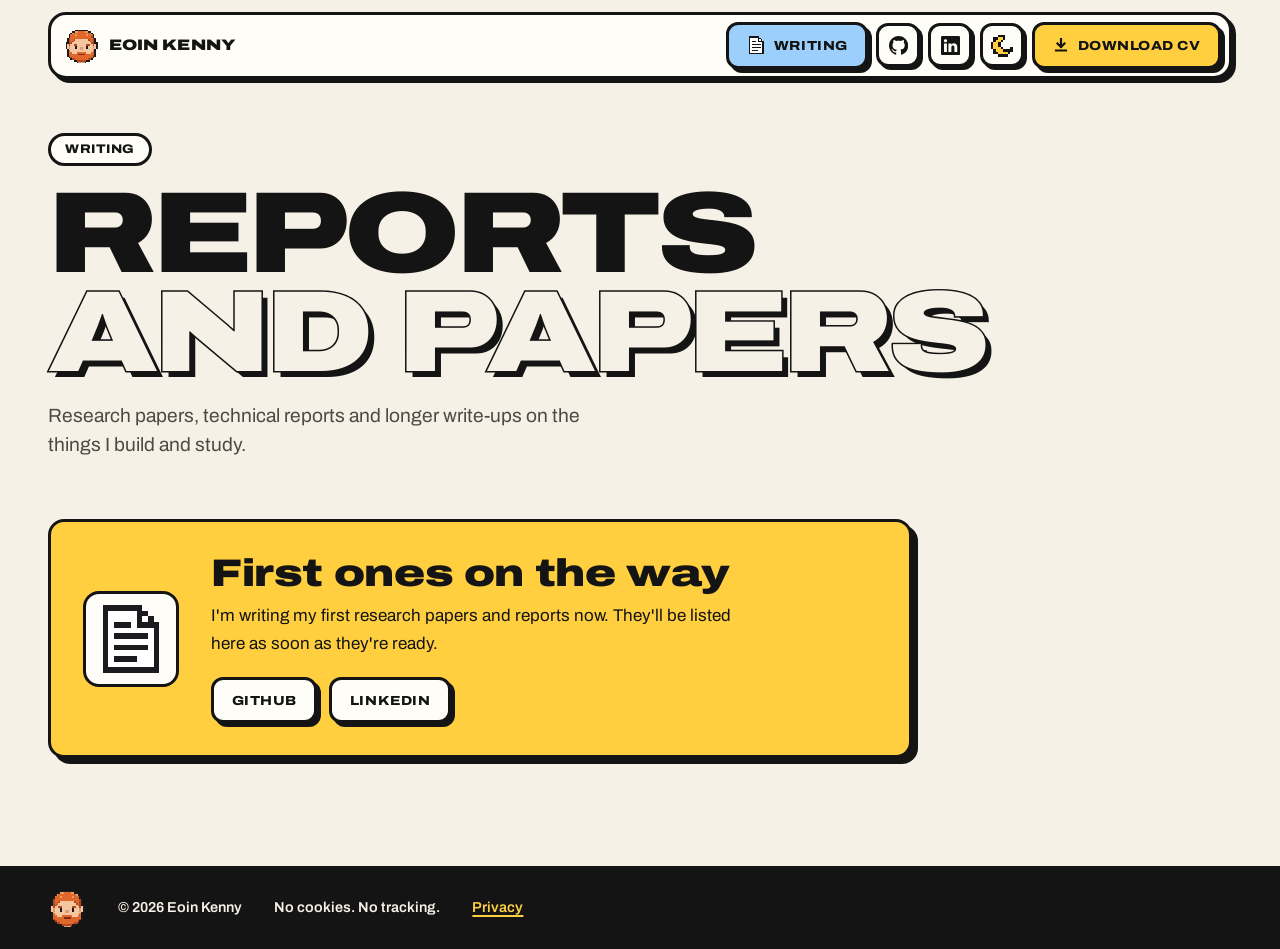
<file: writing/index.html>
<!doctype html>
<html lang="en-IE">
<head>
  <meta charset="utf-8">
  <meta name="viewport" content="width=device-width, initial-scale=1, viewport-fit=cover">
  <meta http-equiv="Content-Security-Policy" content="default-src 'self'; script-src 'self'; style-src 'self'; img-src 'self' data:; font-src 'self'; connect-src 'self'; object-src 'none'; base-uri 'self'; form-action 'none'; upgrade-insecure-requests">
  <meta name="referrer" content="strict-origin-when-cross-origin">
  <title>Reports and papers · Eoin Kenny</title>
  <meta name="description" content="Research papers and technical reports by Eoin Kenny, Computer Science (Infrastructure) at TU Dublin.">
  <link rel="canonical" href="https://eoinkenny.ie/writing/">
  <meta name="color-scheme" content="light dark">
  <meta property="og:type" content="website">
  <meta property="og:site_name" content="Eoin Kenny">
  <meta property="og:title" content="Reports and papers by Eoin Kenny">
  <meta property="og:description" content="Research papers and technical reports on the things I build and study.">
  <meta property="og:url" content="https://eoinkenny.ie/writing/">
  <meta property="og:image" content="https://eoinkenny.ie/assets/img/og.png">
  <meta property="og:image:width" content="1200">
  <meta property="og:image:height" content="630">
  <meta name="twitter:card" content="summary_large_image">
  <link rel="icon" href="/assets/img/favicon.svg" type="image/svg+xml">
  <link rel="apple-touch-icon" href="/assets/img/apple-touch-icon.png">
  <link rel="preload" href="/assets/fonts/archivo-latin-wdth-normal.woff2" as="font" type="font/woff2" crossorigin>
  <link rel="stylesheet" href="/assets/css/site.css?v=1b8da3db">
  <script src="/assets/js/theme-init.js?v=87b398f6"></script>
  <script src="/assets/js/site.js?v=7369ddd8" defer></script>
</head>
<body>
  <a class="skip" href="#main">Skip to content</a>

  <header class="nav-wrap">
    <nav class="nav" aria-label="Main">
      <a class="brand" href="/">
        <svg class="px" viewBox="5 -1 22 22" aria-hidden="true" focusable="false"><!-- px:head --><path class="c-k" d="M12 0h8v1h-8zM10 1h2v1h-2zM20 1h2v1h-2zM9 2h1v1h-1zM22 2h1v1h-1zM8 3h1v1h-1zM23 3h1v1h-1zM8 4h1v1h-1zM23 4h1v1h-1zM7 5h1v1h-1zM24 5h1v1h-1zM7 6h1v1h-1zM24 6h1v1h-1zM7 7h1v1h-1zM24 7h1v1h-1zM6 8h2v1h-2zM24 8h2v1h-2zM6 9h1v1h-1zM25 9h1v1h-1zM6 10h1v1h-1zM12 10h1v1h-1zM19 10h1v1h-1zM25 10h1v1h-1zM6 11h1v1h-1zM12 11h1v1h-1zM19 11h1v1h-1zM25 11h1v1h-1zM7 12h1v1h-1zM24 12h1v1h-1zM7 13h1v1h-1zM24 13h1v1h-1zM7 14h1v1h-1zM24 14h1v1h-1zM7 15h1v1h-1zM24 15h1v1h-1zM7 16h1v1h-1zM24 16h1v1h-1zM8 17h1v1h-1zM23 17h1v1h-1zM9 18h1v1h-1zM22 18h1v1h-1zM11 19h2v1h-2zM19 19h2v1h-2zM13 20h1v1h-1zM18 20h1v1h-1z"/><path class="c-h3" d="M12 1h2v1h-2zM18 1h2v1h-2zM10 2h1v1h-1zM21 2h1v1h-1zM12 3h1v1h-1zM19 3h1v1h-1z"/><path class="c-h1" d="M14 1h4v1h-4zM11 2h10v1h-10zM9 3h3v1h-3zM13 3h6v1h-6zM20 3h3v1h-3zM9 4h13v1h-13zM9 5h14v1h-14zM9 6h2v1h-2zM21 6h2v1h-2zM9 7h1v1h-1zM22 7h1v1h-1zM8 13h1v1h-1zM23 13h1v1h-1zM8 14h2v1h-2zM13 14h6v1h-6zM22 14h2v1h-2zM8 15h6v1h-6zM18 15h6v1h-6zM9 16h14v1h-14zM10 17h12v1h-12zM12 18h8v1h-8z"/><path class="c-h2" d="M22 4h1v1h-1zM8 5h1v1h-1zM23 5h1v1h-1zM8 6h1v1h-1zM11 6h1v1h-1zM20 6h1v1h-1zM23 6h1v1h-1zM8 7h1v1h-1zM10 7h1v1h-1zM21 7h1v1h-1zM23 7h1v1h-1zM8 8h2v1h-2zM22 8h2v1h-2zM8 9h1v1h-1zM11 9h2v1h-2zM19 9h2v1h-2zM23 9h1v1h-1zM8 16h1v1h-1zM23 16h1v1h-1zM9 17h1v1h-1zM22 17h1v1h-1zM10 18h2v1h-2zM20 18h2v1h-2zM13 19h6v1h-6z"/><path class="c-s1" d="M12 6h8v1h-8zM11 7h10v1h-10zM10 8h12v1h-12zM7 9h1v1h-1zM9 9h2v1h-2zM13 9h6v1h-6zM21 9h2v1h-2zM24 9h1v1h-1zM7 10h1v1h-1zM9 10h3v1h-3zM13 10h6v1h-6zM20 10h3v1h-3zM24 10h1v1h-1zM7 11h1v1h-1zM9 11h3v1h-3zM13 11h2v1h-2zM17 11h2v1h-2zM20 11h3v1h-3zM24 11h1v1h-1zM8 12h7v1h-7zM17 12h7v1h-7zM9 13h14v1h-14zM10 14h3v1h-3zM19 14h3v1h-3z"/><path class="c-s2" d="M8 10h1v1h-1zM23 10h1v1h-1zM8 11h1v1h-1zM15 11h2v1h-2zM23 11h1v1h-1zM15 12h2v1h-2zM14 20h4v1h-4z"/><path class="c-m" d="M14 15h4v1h-4z"/><!-- /px:head --></svg>
        <span>Eoin Kenny</span>
      </a>
      <div class="nav-actions">
        <a class="btn btn-nav" href="/writing/" aria-current="page" aria-label="Writing: reports and papers">
          <svg class="px px-ui" viewBox="0 0 12 12" aria-hidden="true" focusable="false"><!-- px:paper --><path class="c-k" d="M1 0h7v1h-7zM1 1h1v1h-1zM7 1h2v1h-2zM1 2h1v1h-1zM7 2h1v1h-1zM9 2h1v1h-1zM1 3h1v1h-1zM3 3h3v1h-3zM7 3h4v1h-4zM1 4h1v1h-1zM10 4h1v1h-1zM1 5h1v1h-1zM3 5h6v1h-6zM10 5h1v1h-1zM1 6h1v1h-1zM10 6h1v1h-1zM1 7h1v1h-1zM3 7h6v1h-6zM10 7h1v1h-1zM1 8h1v1h-1zM10 8h1v1h-1zM1 9h1v1h-1zM3 9h4v1h-4zM10 9h1v1h-1zM1 10h1v1h-1zM10 10h1v1h-1zM1 11h10v1h-10z"/><path class="c-w" d="M2 1h5v1h-5zM2 2h5v1h-5zM8 2h1v1h-1zM2 3h1v1h-1zM6 3h1v1h-1zM2 4h8v1h-8zM2 5h1v1h-1zM9 5h1v1h-1zM2 6h8v1h-8zM2 7h1v1h-1zM9 7h1v1h-1zM2 8h8v1h-8zM2 9h1v1h-1zM7 9h3v1h-3zM2 10h8v1h-8z"/><!-- /px:paper --></svg>
          <span class="hide-sm">Writing</span>
        </a>
        <a class="icon-btn" href="https://github.com/eoink28" rel="noopener noreferrer" aria-label="GitHub profile">
          <svg viewBox="0 0 16 16" aria-hidden="true" focusable="false"><path fill="currentColor" d="M8 0C3.58 0 0 3.58 0 8c0 3.54 2.29 6.53 5.47 7.59.4.07.55-.17.55-.38 0-.19-.01-.82-.01-1.49-2.01.37-2.53-.49-2.69-.94-.09-.23-.48-.94-.82-1.13-.28-.15-.68-.52-.01-.53.63-.01 1.08.58 1.23.82.72 1.21 1.87.87 2.33.66.07-.52.28-.87.51-1.07-1.78-.2-3.64-.89-3.64-3.95 0-.87.31-1.59.82-2.15-.08-.2-.36-1.02.08-2.12 0 0 .67-.21 2.2.82.64-.18 1.32-.27 2-.27.68 0 1.36.09 2 .27 1.53-1.04 2.2-.82 2.2-.82.44 1.1.16 1.92.08 2.12.51.56.82 1.27.82 2.15 0 3.07-1.87 3.75-3.65 3.95.29.25.54.73.54 1.48 0 1.07-.01 1.93-.01 2.2 0 .21.15.46.55.38A8.013 8.013 0 0 0 16 8c0-4.42-3.58-8-8-8z"/></svg>
        </a>
        <a class="icon-btn" href="https://www.linkedin.com/in/eoin-kenny-161b0a275/" rel="noopener noreferrer" aria-label="LinkedIn profile">
          <svg viewBox="0 0 16 16" aria-hidden="true" focusable="false"><path fill="currentColor" fill-rule="evenodd" d="M0 1.15C0 .52.52 0 1.15 0h13.7C15.48 0 16 .52 16 1.15v13.7c0 .63-.52 1.15-1.15 1.15H1.15C.52 16 0 15.48 0 14.85zM4.94 13.4V6.17h-2.4v7.23zM3.74 5.18c.84 0 1.36-.55 1.36-1.25-.02-.71-.52-1.25-1.34-1.25-.83 0-1.37.54-1.37 1.25 0 .7.52 1.25 1.33 1.25zm4.9 8.22V9.36c0-.22.02-.43.08-.59.18-.43.57-.88 1.23-.88.87 0 1.21.66 1.21 1.63v3.88h2.4V9.25c0-2.22-1.18-3.25-2.76-3.25-1.3 0-1.87.72-2.2 1.22V6.17h-2.4c.03.68 0 7.23 0 7.23z"/></svg>
        </a>
        <button class="icon-btn theme-toggle" type="button" data-theme-toggle aria-label="Switch to dark mode" aria-pressed="false">
          <svg class="px px-ui icon-moon" viewBox="0 0 9 9" aria-hidden="true" focusable="false"><!-- px:moon --><path class="c-k" d="M3 0h3v1h-3zM1 1h2v1h-2zM5 1h1v1h-1zM1 2h1v1h-1zM4 2h1v1h-1zM0 3h1v1h-1zM3 3h1v1h-1zM0 4h1v1h-1zM3 4h1v1h-1zM0 5h1v1h-1zM4 5h1v1h-1zM8 5h1v1h-1zM1 6h1v1h-1zM5 6h4v1h-4zM1 7h2v1h-2zM7 7h1v1h-1zM3 8h4v1h-4z"/><path class="c-y" d="M3 1h2v1h-2zM2 2h2v1h-2zM1 3h2v1h-2zM1 4h2v1h-2zM1 5h3v1h-3zM2 6h3v1h-3zM3 7h4v1h-4z"/><!-- /px:moon --></svg>
          <svg class="px px-ui icon-sun" viewBox="0 0 9 9" aria-hidden="true" focusable="false"><!-- px:sun --><path class="c-k" d="M4 0h1v1h-1zM1 1h1v1h-1zM7 1h1v1h-1zM3 2h3v1h-3zM2 3h1v1h-1zM6 3h1v1h-1zM0 4h1v1h-1zM2 4h1v1h-1zM6 4h1v1h-1zM8 4h1v1h-1zM2 5h1v1h-1zM6 5h1v1h-1zM3 6h3v1h-3zM1 7h1v1h-1zM7 7h1v1h-1zM4 8h1v1h-1z"/><path class="c-y" d="M3 3h3v1h-3zM3 4h3v1h-3zM3 5h3v1h-3z"/><!-- /px:sun --></svg>
        </button>
        <a class="btn btn-cv" href="/assets/cv/Eoin-Kenny-CV.pdf" download="Eoin-Kenny-CV.pdf">
          <svg viewBox="0 0 16 16" aria-hidden="true" focusable="false"><path fill="none" stroke="currentColor" stroke-width="2.2" stroke-linecap="square" d="M8 2v8M4.5 6.5 8 10l3.5-3.5M3 13.5h10"/></svg>
          <span><span class="hide-sm">Download </span>CV</span>
        </a>
      </div>
      <span class="nav-progress" data-progress aria-hidden="true"></span>
    </nav>
  </header>

  <main id="main" class="writing">
    <header class="writing-head">
      <p class="chip">Writing</p>
      <h1 class="page-title"><span>Reports</span> <span>and papers</span></h1>
      <p class="lead">Research papers, technical reports and longer write-ups on the things I build and study.</p>
    </header>

    <div class="filters" role="group" aria-label="Show">
      <button class="filter" type="button" data-filter="all" aria-pressed="true">All</button>
      <button class="filter" type="button" data-filter="paper" aria-pressed="false">Research papers</button>
      <button class="filter" type="button" data-filter="report" aria-pressed="false">Reports</button>
    </div>

    <ol class="papers">
      <!--
        To add something: copy the block below, fill it in and move it outside this comment.
        Newest first. data-type is "paper" for a research paper or "report" for a report.
        Put the PDF in the writing/files folder.

      <li class="card paper" data-type="paper">
        <div class="paper-head">
          <span class="paper-type">Research paper</span>
          <time datetime="2026-11-01">November 2026</time>
        </div>
        <h2>Title goes here</h2>
        <p>Two or three sentences on what it covers and what you found.</p>
        <ul class="chips" aria-label="Topics">
          <li>Topic</li><li>Another topic</li>
        </ul>
        <div class="paper-links">
          <a class="btn btn-cv" href="/writing/files/title-goes-here.pdf">Read the PDF</a>
        </div>
      </li>
      -->
    </ol>

    <div class="card empty-state">
      <svg class="px empty-icon" viewBox="0 0 12 12" aria-hidden="true" focusable="false"><!-- px:paper --><path class="c-k" d="M1 0h7v1h-7zM1 1h1v1h-1zM7 1h2v1h-2zM1 2h1v1h-1zM7 2h1v1h-1zM9 2h1v1h-1zM1 3h1v1h-1zM3 3h3v1h-3zM7 3h4v1h-4zM1 4h1v1h-1zM10 4h1v1h-1zM1 5h1v1h-1zM3 5h6v1h-6zM10 5h1v1h-1zM1 6h1v1h-1zM10 6h1v1h-1zM1 7h1v1h-1zM3 7h6v1h-6zM10 7h1v1h-1zM1 8h1v1h-1zM10 8h1v1h-1zM1 9h1v1h-1zM3 9h4v1h-4zM10 9h1v1h-1zM1 10h1v1h-1zM10 10h1v1h-1zM1 11h10v1h-10z"/><path class="c-w" d="M2 1h5v1h-5zM2 2h5v1h-5zM8 2h1v1h-1zM2 3h1v1h-1zM6 3h1v1h-1zM2 4h8v1h-8zM2 5h1v1h-1zM9 5h1v1h-1zM2 6h8v1h-8zM2 7h1v1h-1zM9 7h1v1h-1zM2 8h8v1h-8zM2 9h1v1h-1zM7 9h3v1h-3zM2 10h8v1h-8z"/><!-- /px:paper --></svg>
      <div>
        <h2>First ones on the way</h2>
        <p>I'm writing my first research papers and reports now. They'll be listed here as soon as they're ready.</p>
        <div class="actions">
          <a class="btn" href="https://github.com/eoink28" rel="noopener noreferrer">GitHub</a>
          <a class="btn" href="https://www.linkedin.com/in/eoin-kenny-161b0a275/" rel="noopener noreferrer">LinkedIn</a>
        </div>
      </div>
    </div>
  </main>

  <footer class="footer">
    <div class="footer-inner">
      <svg class="px footer-head" viewBox="5 -1 22 22" aria-hidden="true" focusable="false"><!-- px:head --><path class="c-k" d="M12 0h8v1h-8zM10 1h2v1h-2zM20 1h2v1h-2zM9 2h1v1h-1zM22 2h1v1h-1zM8 3h1v1h-1zM23 3h1v1h-1zM8 4h1v1h-1zM23 4h1v1h-1zM7 5h1v1h-1zM24 5h1v1h-1zM7 6h1v1h-1zM24 6h1v1h-1zM7 7h1v1h-1zM24 7h1v1h-1zM6 8h2v1h-2zM24 8h2v1h-2zM6 9h1v1h-1zM25 9h1v1h-1zM6 10h1v1h-1zM12 10h1v1h-1zM19 10h1v1h-1zM25 10h1v1h-1zM6 11h1v1h-1zM12 11h1v1h-1zM19 11h1v1h-1zM25 11h1v1h-1zM7 12h1v1h-1zM24 12h1v1h-1zM7 13h1v1h-1zM24 13h1v1h-1zM7 14h1v1h-1zM24 14h1v1h-1zM7 15h1v1h-1zM24 15h1v1h-1zM7 16h1v1h-1zM24 16h1v1h-1zM8 17h1v1h-1zM23 17h1v1h-1zM9 18h1v1h-1zM22 18h1v1h-1zM11 19h2v1h-2zM19 19h2v1h-2zM13 20h1v1h-1zM18 20h1v1h-1z"/><path class="c-h3" d="M12 1h2v1h-2zM18 1h2v1h-2zM10 2h1v1h-1zM21 2h1v1h-1zM12 3h1v1h-1zM19 3h1v1h-1z"/><path class="c-h1" d="M14 1h4v1h-4zM11 2h10v1h-10zM9 3h3v1h-3zM13 3h6v1h-6zM20 3h3v1h-3zM9 4h13v1h-13zM9 5h14v1h-14zM9 6h2v1h-2zM21 6h2v1h-2zM9 7h1v1h-1zM22 7h1v1h-1zM8 13h1v1h-1zM23 13h1v1h-1zM8 14h2v1h-2zM13 14h6v1h-6zM22 14h2v1h-2zM8 15h6v1h-6zM18 15h6v1h-6zM9 16h14v1h-14zM10 17h12v1h-12zM12 18h8v1h-8z"/><path class="c-h2" d="M22 4h1v1h-1zM8 5h1v1h-1zM23 5h1v1h-1zM8 6h1v1h-1zM11 6h1v1h-1zM20 6h1v1h-1zM23 6h1v1h-1zM8 7h1v1h-1zM10 7h1v1h-1zM21 7h1v1h-1zM23 7h1v1h-1zM8 8h2v1h-2zM22 8h2v1h-2zM8 9h1v1h-1zM11 9h2v1h-2zM19 9h2v1h-2zM23 9h1v1h-1zM8 16h1v1h-1zM23 16h1v1h-1zM9 17h1v1h-1zM22 17h1v1h-1zM10 18h2v1h-2zM20 18h2v1h-2zM13 19h6v1h-6z"/><path class="c-s1" d="M12 6h8v1h-8zM11 7h10v1h-10zM10 8h12v1h-12zM7 9h1v1h-1zM9 9h2v1h-2zM13 9h6v1h-6zM21 9h2v1h-2zM24 9h1v1h-1zM7 10h1v1h-1zM9 10h3v1h-3zM13 10h6v1h-6zM20 10h3v1h-3zM24 10h1v1h-1zM7 11h1v1h-1zM9 11h3v1h-3zM13 11h2v1h-2zM17 11h2v1h-2zM20 11h3v1h-3zM24 11h1v1h-1zM8 12h7v1h-7zM17 12h7v1h-7zM9 13h14v1h-14zM10 14h3v1h-3zM19 14h3v1h-3z"/><path class="c-s2" d="M8 10h1v1h-1zM23 10h1v1h-1zM8 11h1v1h-1zM15 11h2v1h-2zM23 11h1v1h-1zM15 12h2v1h-2zM14 20h4v1h-4z"/><path class="c-m" d="M14 15h4v1h-4z"/><!-- /px:head --></svg>
      <p>© <span data-year>2026</span> Eoin Kenny</p>
      <p>No cookies. No tracking.</p>
      <p><a href="/privacy.html">Privacy</a></p>
    </div>
  </footer>
</body>
</html>
</file>
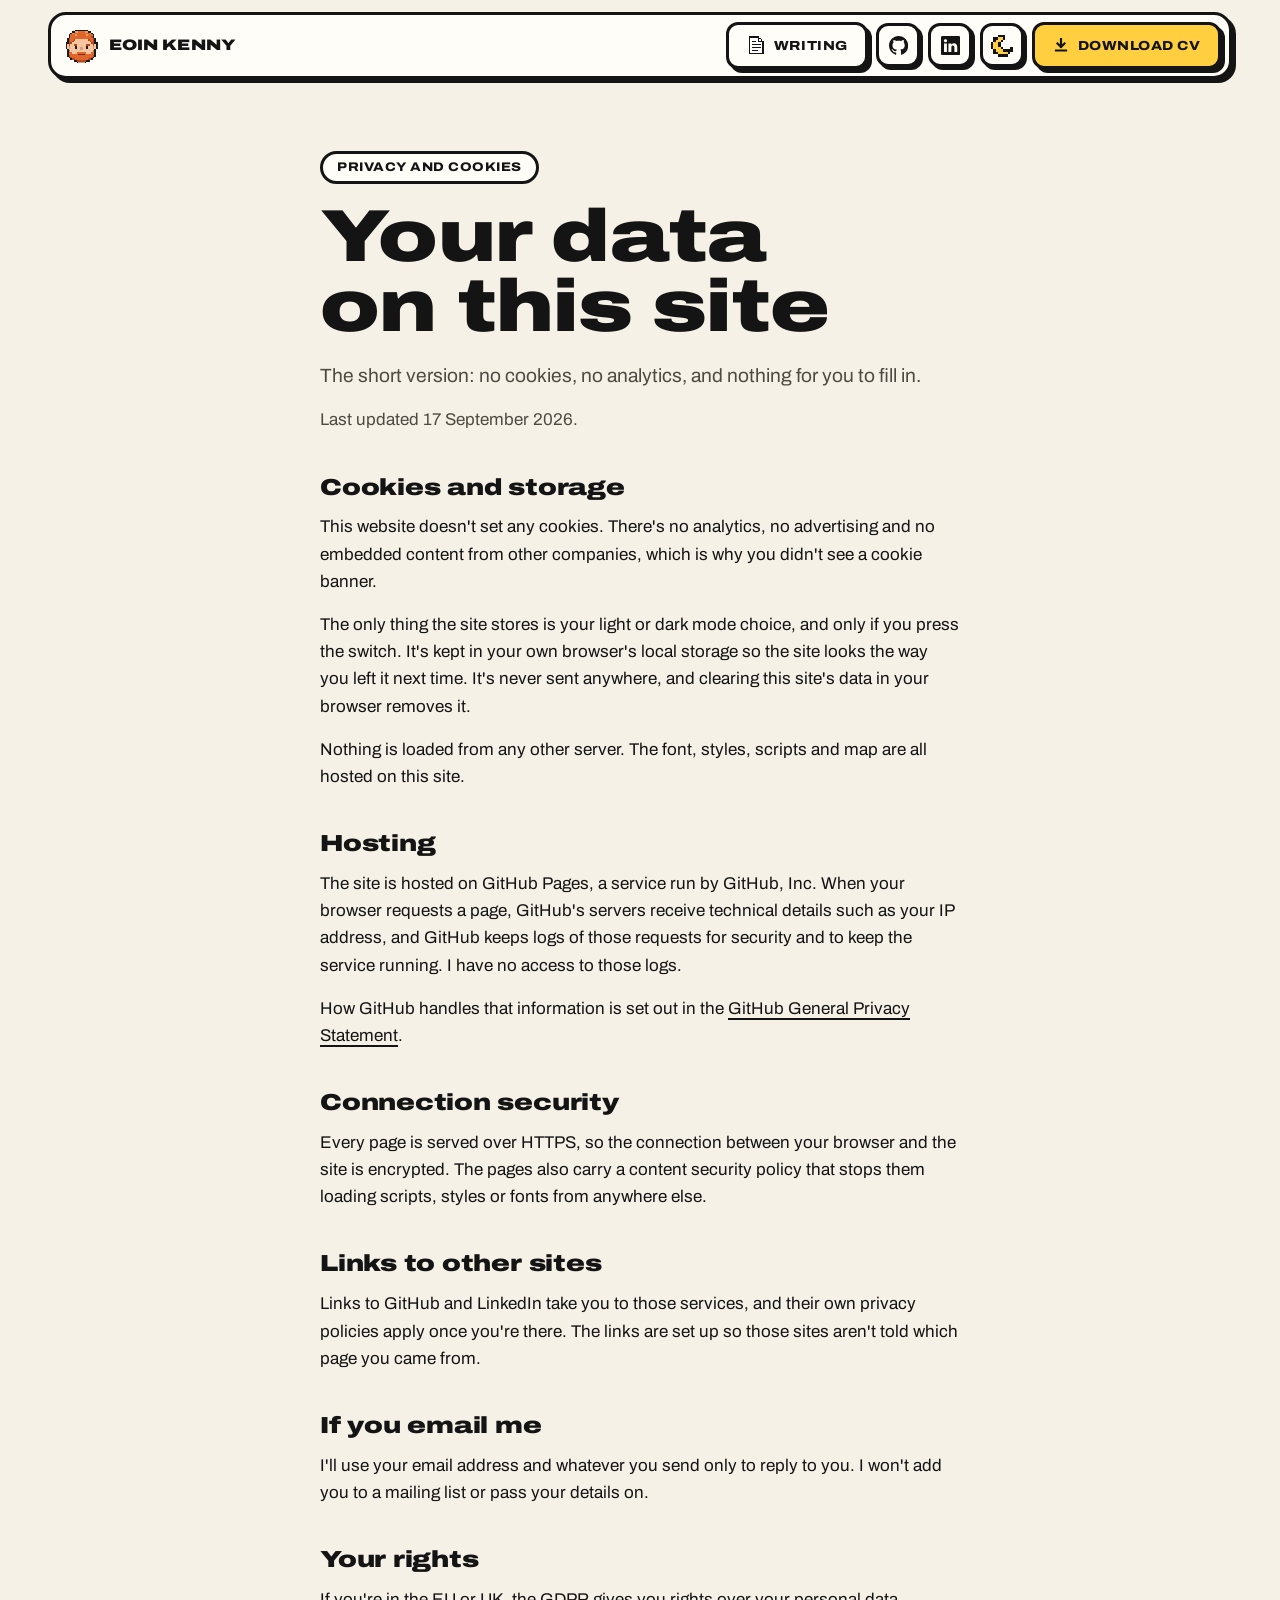
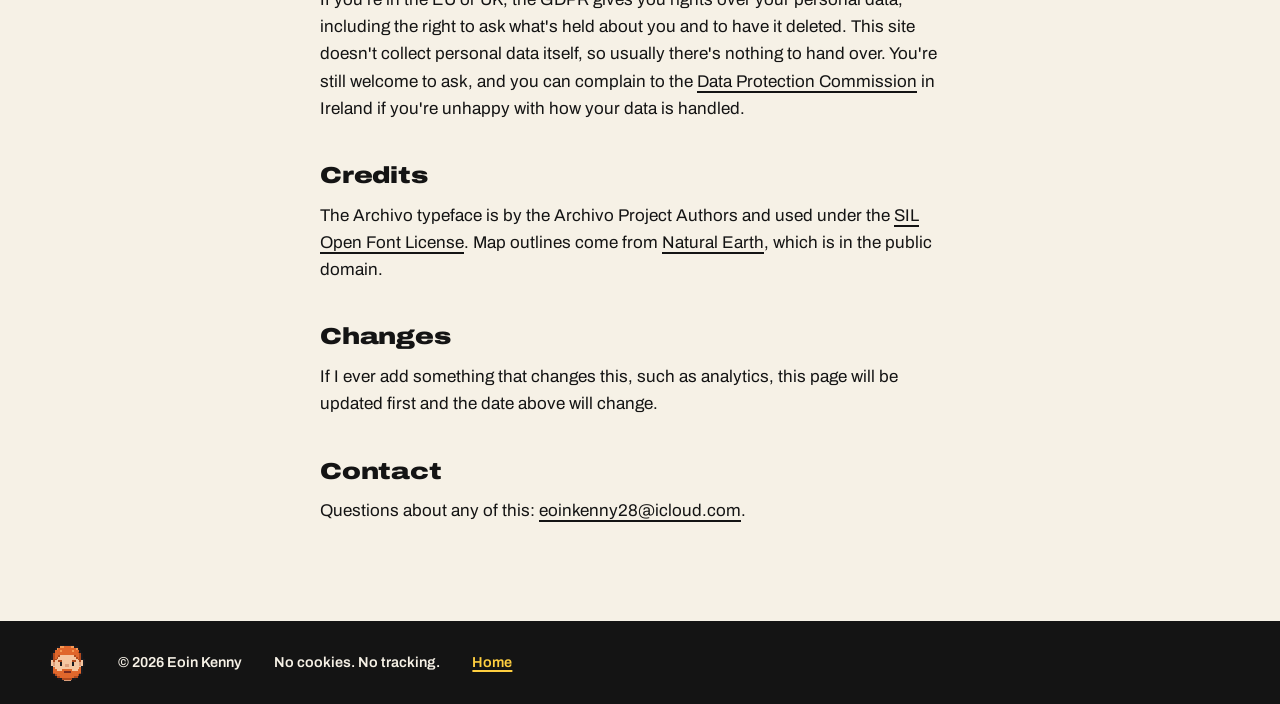
<file: privacy.html>
<!doctype html>
<html lang="en-IE">
<head>
  <meta charset="utf-8">
  <meta name="viewport" content="width=device-width, initial-scale=1, viewport-fit=cover">
  <meta http-equiv="Content-Security-Policy" content="default-src 'self'; script-src 'self'; style-src 'self'; img-src 'self' data:; font-src 'self'; connect-src 'self'; object-src 'none'; base-uri 'self'; form-action 'none'; upgrade-insecure-requests">
  <meta name="referrer" content="strict-origin-when-cross-origin">
  <title>Privacy and cookies · Eoin Kenny</title>
  <meta name="description" content="How eoinkenny.ie handles your data: no cookies, no analytics, no tracking.">
  <link rel="canonical" href="https://eoinkenny.ie/privacy.html">
  <meta name="color-scheme" content="light dark">
  <link rel="icon" href="/assets/img/favicon.svg" type="image/svg+xml">
  <link rel="apple-touch-icon" href="/assets/img/apple-touch-icon.png">
  <link rel="preload" href="/assets/fonts/archivo-latin-wdth-normal.woff2" as="font" type="font/woff2" crossorigin>
  <link rel="stylesheet" href="/assets/css/site.css?v=1b8da3db">
  <script src="/assets/js/theme-init.js?v=87b398f6"></script>
  <script src="/assets/js/site.js?v=7369ddd8" defer></script>
</head>
<body>
  <a class="skip" href="#main">Skip to content</a>

  <header class="nav-wrap">
    <nav class="nav" aria-label="Main">
      <a class="brand" href="/">
        <svg class="px" viewBox="5 -1 22 22" aria-hidden="true" focusable="false"><!-- px:head --><path class="c-k" d="M12 0h8v1h-8zM10 1h2v1h-2zM20 1h2v1h-2zM9 2h1v1h-1zM22 2h1v1h-1zM8 3h1v1h-1zM23 3h1v1h-1zM8 4h1v1h-1zM23 4h1v1h-1zM7 5h1v1h-1zM24 5h1v1h-1zM7 6h1v1h-1zM24 6h1v1h-1zM7 7h1v1h-1zM24 7h1v1h-1zM6 8h2v1h-2zM24 8h2v1h-2zM6 9h1v1h-1zM25 9h1v1h-1zM6 10h1v1h-1zM12 10h1v1h-1zM19 10h1v1h-1zM25 10h1v1h-1zM6 11h1v1h-1zM12 11h1v1h-1zM19 11h1v1h-1zM25 11h1v1h-1zM7 12h1v1h-1zM24 12h1v1h-1zM7 13h1v1h-1zM24 13h1v1h-1zM7 14h1v1h-1zM24 14h1v1h-1zM7 15h1v1h-1zM24 15h1v1h-1zM7 16h1v1h-1zM24 16h1v1h-1zM8 17h1v1h-1zM23 17h1v1h-1zM9 18h1v1h-1zM22 18h1v1h-1zM11 19h2v1h-2zM19 19h2v1h-2zM13 20h1v1h-1zM18 20h1v1h-1z"/><path class="c-h3" d="M12 1h2v1h-2zM18 1h2v1h-2zM10 2h1v1h-1zM21 2h1v1h-1zM12 3h1v1h-1zM19 3h1v1h-1z"/><path class="c-h1" d="M14 1h4v1h-4zM11 2h10v1h-10zM9 3h3v1h-3zM13 3h6v1h-6zM20 3h3v1h-3zM9 4h13v1h-13zM9 5h14v1h-14zM9 6h2v1h-2zM21 6h2v1h-2zM9 7h1v1h-1zM22 7h1v1h-1zM8 13h1v1h-1zM23 13h1v1h-1zM8 14h2v1h-2zM13 14h6v1h-6zM22 14h2v1h-2zM8 15h6v1h-6zM18 15h6v1h-6zM9 16h14v1h-14zM10 17h12v1h-12zM12 18h8v1h-8z"/><path class="c-h2" d="M22 4h1v1h-1zM8 5h1v1h-1zM23 5h1v1h-1zM8 6h1v1h-1zM11 6h1v1h-1zM20 6h1v1h-1zM23 6h1v1h-1zM8 7h1v1h-1zM10 7h1v1h-1zM21 7h1v1h-1zM23 7h1v1h-1zM8 8h2v1h-2zM22 8h2v1h-2zM8 9h1v1h-1zM11 9h2v1h-2zM19 9h2v1h-2zM23 9h1v1h-1zM8 16h1v1h-1zM23 16h1v1h-1zM9 17h1v1h-1zM22 17h1v1h-1zM10 18h2v1h-2zM20 18h2v1h-2zM13 19h6v1h-6z"/><path class="c-s1" d="M12 6h8v1h-8zM11 7h10v1h-10zM10 8h12v1h-12zM7 9h1v1h-1zM9 9h2v1h-2zM13 9h6v1h-6zM21 9h2v1h-2zM24 9h1v1h-1zM7 10h1v1h-1zM9 10h3v1h-3zM13 10h6v1h-6zM20 10h3v1h-3zM24 10h1v1h-1zM7 11h1v1h-1zM9 11h3v1h-3zM13 11h2v1h-2zM17 11h2v1h-2zM20 11h3v1h-3zM24 11h1v1h-1zM8 12h7v1h-7zM17 12h7v1h-7zM9 13h14v1h-14zM10 14h3v1h-3zM19 14h3v1h-3z"/><path class="c-s2" d="M8 10h1v1h-1zM23 10h1v1h-1zM8 11h1v1h-1zM15 11h2v1h-2zM23 11h1v1h-1zM15 12h2v1h-2zM14 20h4v1h-4z"/><path class="c-m" d="M14 15h4v1h-4z"/><!-- /px:head --></svg>
        <span>Eoin Kenny</span>
      </a>
      <div class="nav-actions">
        <a class="btn btn-nav" href="/writing/" aria-label="Writing: reports and papers">
          <svg class="px px-ui" viewBox="0 0 12 12" aria-hidden="true" focusable="false"><!-- px:paper --><path class="c-k" d="M1 0h7v1h-7zM1 1h1v1h-1zM7 1h2v1h-2zM1 2h1v1h-1zM7 2h1v1h-1zM9 2h1v1h-1zM1 3h1v1h-1zM3 3h3v1h-3zM7 3h4v1h-4zM1 4h1v1h-1zM10 4h1v1h-1zM1 5h1v1h-1zM3 5h6v1h-6zM10 5h1v1h-1zM1 6h1v1h-1zM10 6h1v1h-1zM1 7h1v1h-1zM3 7h6v1h-6zM10 7h1v1h-1zM1 8h1v1h-1zM10 8h1v1h-1zM1 9h1v1h-1zM3 9h4v1h-4zM10 9h1v1h-1zM1 10h1v1h-1zM10 10h1v1h-1zM1 11h10v1h-10z"/><path class="c-w" d="M2 1h5v1h-5zM2 2h5v1h-5zM8 2h1v1h-1zM2 3h1v1h-1zM6 3h1v1h-1zM2 4h8v1h-8zM2 5h1v1h-1zM9 5h1v1h-1zM2 6h8v1h-8zM2 7h1v1h-1zM9 7h1v1h-1zM2 8h8v1h-8zM2 9h1v1h-1zM7 9h3v1h-3zM2 10h8v1h-8z"/><!-- /px:paper --></svg>
          <span class="hide-sm">Writing</span>
        </a>
        <a class="icon-btn" href="https://github.com/eoink28" rel="noopener noreferrer" aria-label="GitHub profile">
          <svg viewBox="0 0 16 16" aria-hidden="true" focusable="false"><path fill="currentColor" d="M8 0C3.58 0 0 3.58 0 8c0 3.54 2.29 6.53 5.47 7.59.4.07.55-.17.55-.38 0-.19-.01-.82-.01-1.49-2.01.37-2.53-.49-2.69-.94-.09-.23-.48-.94-.82-1.13-.28-.15-.68-.52-.01-.53.63-.01 1.08.58 1.23.82.72 1.21 1.87.87 2.33.66.07-.52.28-.87.51-1.07-1.78-.2-3.64-.89-3.64-3.95 0-.87.31-1.59.82-2.15-.08-.2-.36-1.02.08-2.12 0 0 .67-.21 2.2.82.64-.18 1.32-.27 2-.27.68 0 1.36.09 2 .27 1.53-1.04 2.2-.82 2.2-.82.44 1.1.16 1.92.08 2.12.51.56.82 1.27.82 2.15 0 3.07-1.87 3.75-3.65 3.95.29.25.54.73.54 1.48 0 1.07-.01 1.93-.01 2.2 0 .21.15.46.55.38A8.013 8.013 0 0 0 16 8c0-4.42-3.58-8-8-8z"/></svg>
        </a>
        <a class="icon-btn" href="https://www.linkedin.com/in/eoin-kenny-161b0a275/" rel="noopener noreferrer" aria-label="LinkedIn profile">
          <svg viewBox="0 0 16 16" aria-hidden="true" focusable="false"><path fill="currentColor" fill-rule="evenodd" d="M0 1.15C0 .52.52 0 1.15 0h13.7C15.48 0 16 .52 16 1.15v13.7c0 .63-.52 1.15-1.15 1.15H1.15C.52 16 0 15.48 0 14.85zM4.94 13.4V6.17h-2.4v7.23zM3.74 5.18c.84 0 1.36-.55 1.36-1.25-.02-.71-.52-1.25-1.34-1.25-.83 0-1.37.54-1.37 1.25 0 .7.52 1.25 1.33 1.25zm4.9 8.22V9.36c0-.22.02-.43.08-.59.18-.43.57-.88 1.23-.88.87 0 1.21.66 1.21 1.63v3.88h2.4V9.25c0-2.22-1.18-3.25-2.76-3.25-1.3 0-1.87.72-2.2 1.22V6.17h-2.4c.03.68 0 7.23 0 7.23z"/></svg>
        </a>
        <button class="icon-btn theme-toggle" type="button" data-theme-toggle aria-label="Switch to dark mode" aria-pressed="false">
          <svg class="px px-ui icon-moon" viewBox="0 0 9 9" aria-hidden="true" focusable="false"><!-- px:moon --><path class="c-k" d="M3 0h3v1h-3zM1 1h2v1h-2zM5 1h1v1h-1zM1 2h1v1h-1zM4 2h1v1h-1zM0 3h1v1h-1zM3 3h1v1h-1zM0 4h1v1h-1zM3 4h1v1h-1zM0 5h1v1h-1zM4 5h1v1h-1zM8 5h1v1h-1zM1 6h1v1h-1zM5 6h4v1h-4zM1 7h2v1h-2zM7 7h1v1h-1zM3 8h4v1h-4z"/><path class="c-y" d="M3 1h2v1h-2zM2 2h2v1h-2zM1 3h2v1h-2zM1 4h2v1h-2zM1 5h3v1h-3zM2 6h3v1h-3zM3 7h4v1h-4z"/><!-- /px:moon --></svg>
          <svg class="px px-ui icon-sun" viewBox="0 0 9 9" aria-hidden="true" focusable="false"><!-- px:sun --><path class="c-k" d="M4 0h1v1h-1zM1 1h1v1h-1zM7 1h1v1h-1zM3 2h3v1h-3zM2 3h1v1h-1zM6 3h1v1h-1zM0 4h1v1h-1zM2 4h1v1h-1zM6 4h1v1h-1zM8 4h1v1h-1zM2 5h1v1h-1zM6 5h1v1h-1zM3 6h3v1h-3zM1 7h1v1h-1zM7 7h1v1h-1zM4 8h1v1h-1z"/><path class="c-y" d="M3 3h3v1h-3zM3 4h3v1h-3zM3 5h3v1h-3z"/><!-- /px:sun --></svg>
        </button>
        <a class="btn btn-cv" href="/assets/cv/Eoin-Kenny-CV.pdf" download="Eoin-Kenny-CV.pdf">
          <svg viewBox="0 0 16 16" aria-hidden="true" focusable="false"><path fill="none" stroke="currentColor" stroke-width="2.2" stroke-linecap="square" d="M8 2v8M4.5 6.5 8 10l3.5-3.5M3 13.5h10"/></svg>
          <span><span class="hide-sm">Download </span>CV</span>
        </a>
      </div>
      <span class="nav-progress" data-progress aria-hidden="true"></span>
    </nav>
  </header>

  <main id="main" class="doc">
    <p class="chip">Privacy and cookies</p>
    <h1>Your data on this site</h1>
    <p class="lead">The short version: no cookies, no analytics, and nothing for you to fill in.</p>
    <p class="muted">Last updated 17 September 2026.</p>

    <h2>Cookies and storage</h2>
    <p>This website doesn't set any cookies. There's no analytics, no advertising and no embedded content from other companies, which is why you didn't see a cookie banner.</p>
    <p>The only thing the site stores is your light or dark mode choice, and only if you press the switch. It's kept in your own browser's local storage so the site looks the way you left it next time. It's never sent anywhere, and clearing this site's data in your browser removes it.</p>
    <p>Nothing is loaded from any other server. The font, styles, scripts and map are all hosted on this site.</p>

    <h2>Hosting</h2>
    <p>The site is hosted on GitHub Pages, a service run by GitHub, Inc. When your browser requests a page, GitHub's servers receive technical details such as your IP address, and GitHub keeps logs of those requests for security and to keep the service running. I have no access to those logs.</p>
    <p>How GitHub handles that information is set out in the <a href="https://docs.github.com/site-policy/privacy-policies/github-privacy-statement" rel="noopener noreferrer">GitHub General Privacy Statement</a>.</p>

    <h2>Connection security</h2>
    <p>Every page is served over HTTPS, so the connection between your browser and the site is encrypted. The pages also carry a content security policy that stops them loading scripts, styles or fonts from anywhere else.</p>

    <h2>Links to other sites</h2>
    <p>Links to GitHub and LinkedIn take you to those services, and their own privacy policies apply once you're there. The links are set up so those sites aren't told which page you came from.</p>

    <h2>If you email me</h2>
    <p>I'll use your email address and whatever you send only to reply to you. I won't add you to a mailing list or pass your details on.</p>

    <h2>Your rights</h2>
    <p>If you're in the EU or UK, the GDPR gives you rights over your personal data, including the right to ask what's held about you and to have it deleted. This site doesn't collect personal data itself, so usually there's nothing to hand over. You're still welcome to ask, and you can complain to the <a href="https://www.dataprotection.ie" rel="noopener noreferrer">Data Protection Commission</a> in Ireland if you're unhappy with how your data is handled.</p>

    <h2>Credits</h2>
    <p>The Archivo typeface is by the Archivo Project Authors and used under the <a href="https://openfontlicense.org" rel="noopener noreferrer">SIL Open Font License</a>. Map outlines come from <a href="https://www.naturalearthdata.com" rel="noopener noreferrer">Natural Earth</a>, which is in the public domain.</p>

    <h2>Changes</h2>
    <p>If I ever add something that changes this, such as analytics, this page will be updated first and the date above will change.</p>

    <h2>Contact</h2>
    <p>Questions about any of this: <a href="mailto:eoinkenny28@icloud.com">eoinkenny28@icloud.com</a>.</p>
  </main>

  <footer class="footer">
    <div class="footer-inner">
      <svg class="px footer-head" viewBox="5 -1 22 22" aria-hidden="true" focusable="false"><!-- px:head --><path class="c-k" d="M12 0h8v1h-8zM10 1h2v1h-2zM20 1h2v1h-2zM9 2h1v1h-1zM22 2h1v1h-1zM8 3h1v1h-1zM23 3h1v1h-1zM8 4h1v1h-1zM23 4h1v1h-1zM7 5h1v1h-1zM24 5h1v1h-1zM7 6h1v1h-1zM24 6h1v1h-1zM7 7h1v1h-1zM24 7h1v1h-1zM6 8h2v1h-2zM24 8h2v1h-2zM6 9h1v1h-1zM25 9h1v1h-1zM6 10h1v1h-1zM12 10h1v1h-1zM19 10h1v1h-1zM25 10h1v1h-1zM6 11h1v1h-1zM12 11h1v1h-1zM19 11h1v1h-1zM25 11h1v1h-1zM7 12h1v1h-1zM24 12h1v1h-1zM7 13h1v1h-1zM24 13h1v1h-1zM7 14h1v1h-1zM24 14h1v1h-1zM7 15h1v1h-1zM24 15h1v1h-1zM7 16h1v1h-1zM24 16h1v1h-1zM8 17h1v1h-1zM23 17h1v1h-1zM9 18h1v1h-1zM22 18h1v1h-1zM11 19h2v1h-2zM19 19h2v1h-2zM13 20h1v1h-1zM18 20h1v1h-1z"/><path class="c-h3" d="M12 1h2v1h-2zM18 1h2v1h-2zM10 2h1v1h-1zM21 2h1v1h-1zM12 3h1v1h-1zM19 3h1v1h-1z"/><path class="c-h1" d="M14 1h4v1h-4zM11 2h10v1h-10zM9 3h3v1h-3zM13 3h6v1h-6zM20 3h3v1h-3zM9 4h13v1h-13zM9 5h14v1h-14zM9 6h2v1h-2zM21 6h2v1h-2zM9 7h1v1h-1zM22 7h1v1h-1zM8 13h1v1h-1zM23 13h1v1h-1zM8 14h2v1h-2zM13 14h6v1h-6zM22 14h2v1h-2zM8 15h6v1h-6zM18 15h6v1h-6zM9 16h14v1h-14zM10 17h12v1h-12zM12 18h8v1h-8z"/><path class="c-h2" d="M22 4h1v1h-1zM8 5h1v1h-1zM23 5h1v1h-1zM8 6h1v1h-1zM11 6h1v1h-1zM20 6h1v1h-1zM23 6h1v1h-1zM8 7h1v1h-1zM10 7h1v1h-1zM21 7h1v1h-1zM23 7h1v1h-1zM8 8h2v1h-2zM22 8h2v1h-2zM8 9h1v1h-1zM11 9h2v1h-2zM19 9h2v1h-2zM23 9h1v1h-1zM8 16h1v1h-1zM23 16h1v1h-1zM9 17h1v1h-1zM22 17h1v1h-1zM10 18h2v1h-2zM20 18h2v1h-2zM13 19h6v1h-6z"/><path class="c-s1" d="M12 6h8v1h-8zM11 7h10v1h-10zM10 8h12v1h-12zM7 9h1v1h-1zM9 9h2v1h-2zM13 9h6v1h-6zM21 9h2v1h-2zM24 9h1v1h-1zM7 10h1v1h-1zM9 10h3v1h-3zM13 10h6v1h-6zM20 10h3v1h-3zM24 10h1v1h-1zM7 11h1v1h-1zM9 11h3v1h-3zM13 11h2v1h-2zM17 11h2v1h-2zM20 11h3v1h-3zM24 11h1v1h-1zM8 12h7v1h-7zM17 12h7v1h-7zM9 13h14v1h-14zM10 14h3v1h-3zM19 14h3v1h-3z"/><path class="c-s2" d="M8 10h1v1h-1zM23 10h1v1h-1zM8 11h1v1h-1zM15 11h2v1h-2zM23 11h1v1h-1zM15 12h2v1h-2zM14 20h4v1h-4z"/><path class="c-m" d="M14 15h4v1h-4z"/><!-- /px:head --></svg>
      <p>© <span data-year>2026</span> Eoin Kenny</p>
      <p>No cookies. No tracking.</p>
      <p><a href="/">Home</a></p>
    </div>
  </footer>
</body>
</html>
</file>
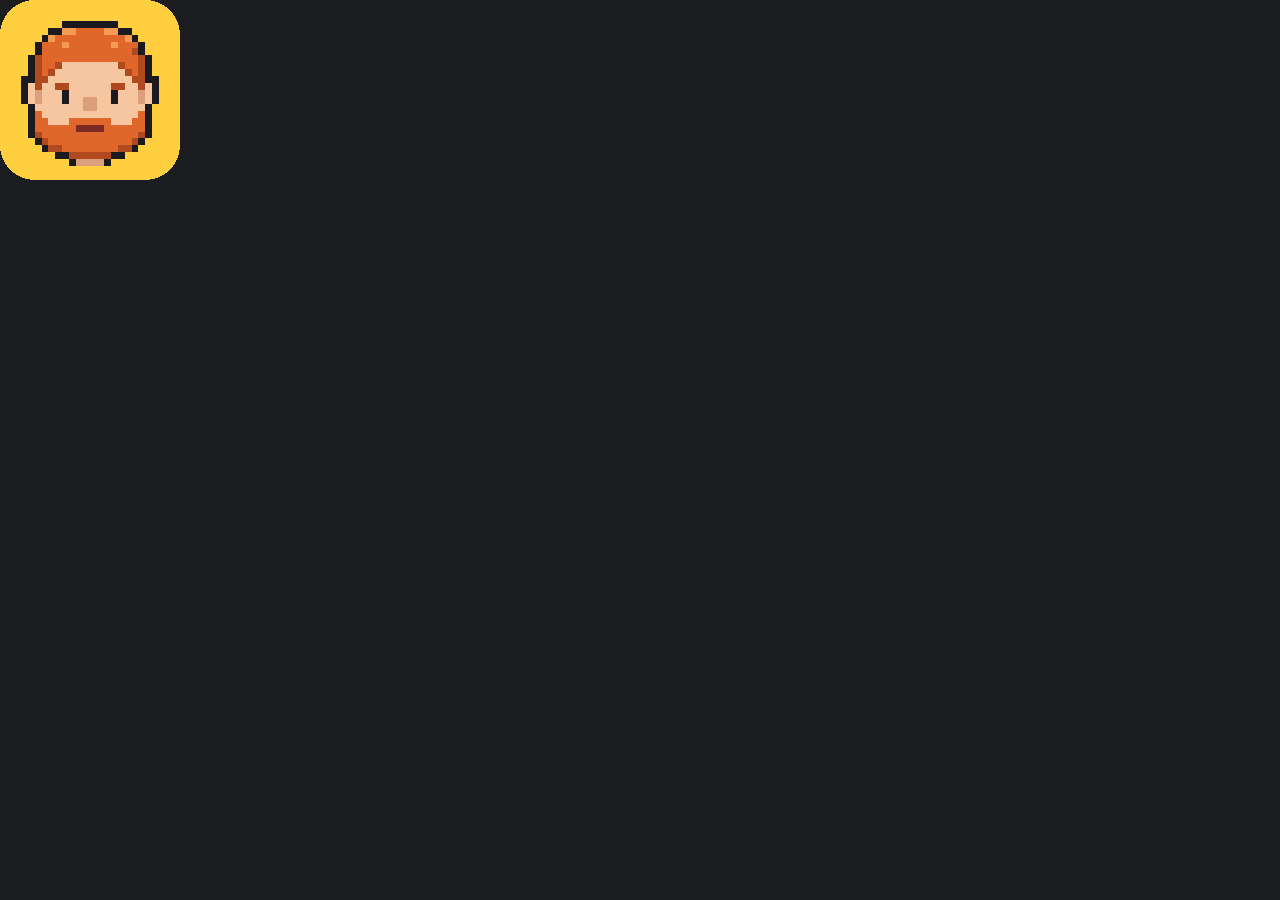
<file: tools/icon.html>
<!doctype html>
<html lang="en">
<head>
  <meta charset="utf-8">
  <title>Touch icon template</title>
  <meta name="robots" content="noindex">
  <style>
    html, body { width: 180px; height: 180px; margin: 0; overflow: hidden; background: #1b1d20; }
    img { display: block; width: 180px; height: 180px; }
  </style>
</head>
<body>
  <img src="/assets/img/favicon.svg" alt="">
</body>
</html>
</file>
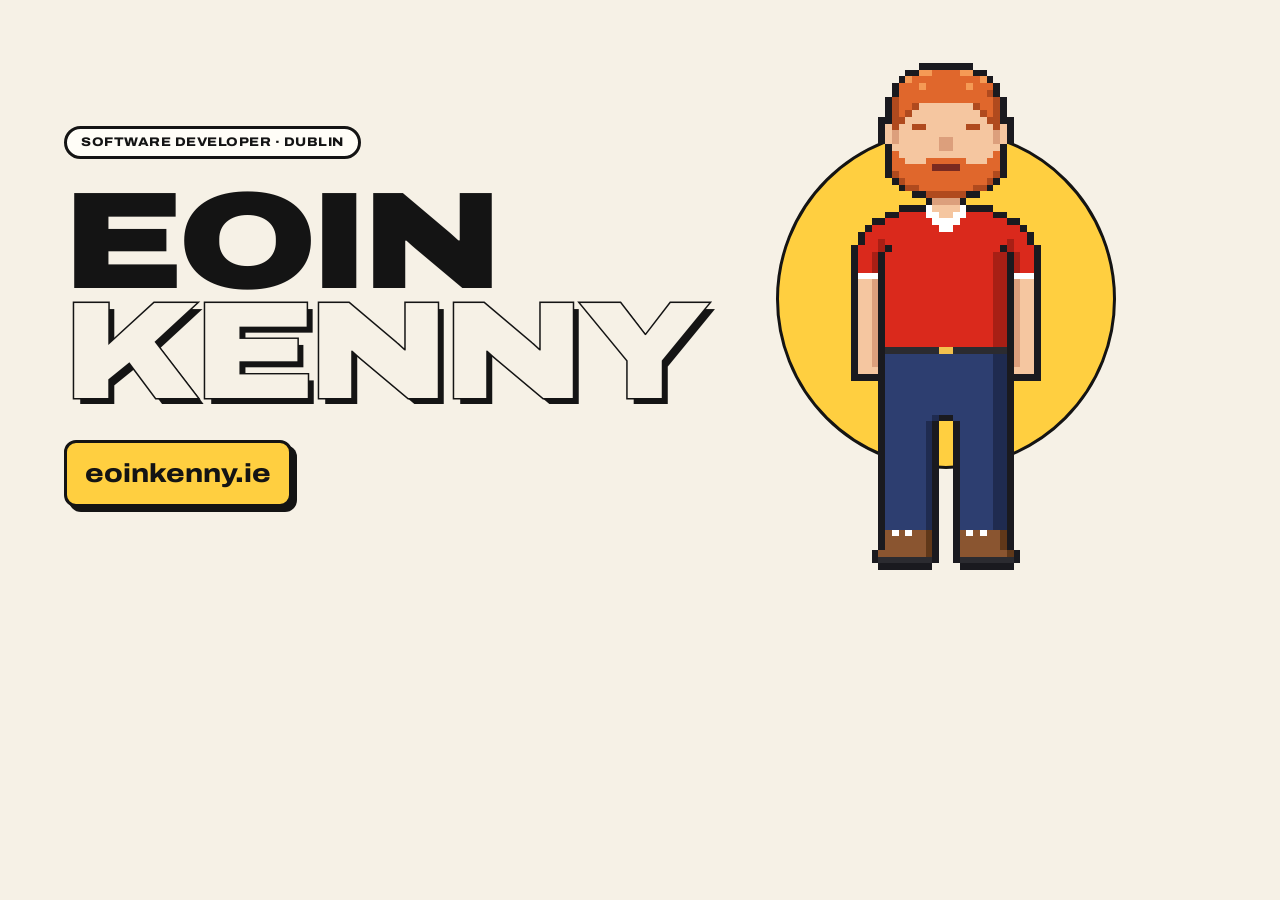
<file: tools/og.html>
<!doctype html>
<html lang="en-IE" data-theme="light">
<head>
  <meta charset="utf-8">
  <title>Share image template</title>
  <meta name="robots" content="noindex">
  <link rel="stylesheet" href="/assets/css/site.css?v=1b8da3db">
  <style>
    html, body { width: 1200px; height: 630px; margin: 0; overflow: hidden; }
    *, *::before, *::after { animation: none !important; transition: none !important; }
    .og { position: relative; display: grid; grid-template-columns: minmax(0, 1fr) 380px; column-gap: 24px; height: 630px; padding: 56px 64px; box-sizing: border-box; }
    .og-text { display: flex; flex-direction: column; justify-content: center; align-items: flex-start; }
    .og .hero-name { font-size: 138px; margin: 28px 0 32px; }
    .og-url { display: inline-block; align-self: flex-start; padding: 10px 18px; border: 3px solid #141414; border-radius: 12px; background: #ffcf40; box-shadow: 5px 5px 0 #141414; font-size: 26px; font-weight: 800; font-stretch: 115%; }
    .og-figure { position: relative; align-self: end; justify-self: center; width: 230px; }
    .og-figure::before { content: ""; position: absolute; z-index: -1; left: 50%; top: 14%; width: 340px; height: 340px; transform: translateX(-50%); border: 3px solid #141414; border-radius: 50%; background: #ffcf40; }
    .og-sprite { display: block; width: 230px; height: 521px; }
  </style>
</head>
<body>
  <div class="og">
    <div class="og-text">
      <p class="chip">Software developer · Dublin</p>
      <h1 class="hero-name"><span>Eoin</span> <span>Kenny</span></h1>
      <span class="og-url">eoinkenny.ie</span>
    </div>
    <div class="og-figure">
      <svg class="px og-sprite" viewBox="-1 -1 34 77" aria-hidden="true"><!-- px:sprite --><g class="base"><path class="c-k" d="M12 0h8v1h-8zM10 1h2v1h-2zM20 1h2v1h-2zM9 2h1v1h-1zM22 2h1v1h-1zM8 3h1v1h-1zM23 3h1v1h-1zM8 4h1v1h-1zM23 4h1v1h-1zM7 5h1v1h-1zM24 5h1v1h-1zM7 6h1v1h-1zM24 6h1v1h-1zM7 7h1v1h-1zM24 7h1v1h-1zM6 8h2v1h-2zM24 8h2v1h-2zM6 9h1v1h-1zM25 9h1v1h-1zM6 10h1v1h-1zM12 10h1v1h-1zM19 10h1v1h-1zM25 10h1v1h-1zM6 11h1v1h-1zM12 11h1v1h-1zM19 11h1v1h-1zM25 11h1v1h-1zM7 12h1v1h-1zM24 12h1v1h-1zM7 13h1v1h-1zM24 13h1v1h-1zM7 14h1v1h-1zM24 14h1v1h-1zM7 15h1v1h-1zM24 15h1v1h-1zM7 16h1v1h-1zM24 16h1v1h-1zM8 17h1v1h-1zM23 17h1v1h-1zM9 18h1v1h-1zM22 18h1v1h-1zM11 19h2v1h-2zM19 19h2v1h-2zM13 20h1v1h-1zM18 20h1v1h-1zM9 21h4v1h-4zM19 21h4v1h-4zM7 22h2v1h-2zM23 22h2v1h-2zM5 23h2v1h-2zM25 23h2v1h-2zM4 24h1v1h-1zM27 24h1v1h-1zM3 25h1v1h-1zM28 25h1v1h-1zM3 26h1v1h-1zM28 26h1v1h-1zM2 27h1v1h-1zM7 27h1v1h-1zM24 27h1v1h-1zM29 27h1v1h-1zM2 28h1v1h-1zM6 28h1v1h-1zM25 28h1v1h-1zM29 28h1v1h-1zM2 29h1v1h-1zM6 29h1v1h-1zM25 29h1v1h-1zM29 29h1v1h-1zM2 30h1v1h-1zM6 30h1v1h-1zM25 30h1v1h-1zM29 30h1v1h-1zM2 31h1v1h-1zM6 31h1v1h-1zM25 31h1v1h-1zM29 31h1v1h-1zM2 32h1v1h-1zM6 32h1v1h-1zM25 32h1v1h-1zM29 32h1v1h-1zM2 33h1v1h-1zM6 33h1v1h-1zM25 33h1v1h-1zM29 33h1v1h-1zM2 34h1v1h-1zM6 34h1v1h-1zM25 34h1v1h-1zM29 34h1v1h-1zM2 35h1v1h-1zM6 35h1v1h-1zM25 35h1v1h-1zM29 35h1v1h-1zM2 36h1v1h-1zM6 36h1v1h-1zM25 36h1v1h-1zM29 36h1v1h-1zM2 37h1v1h-1zM6 37h1v1h-1zM25 37h1v1h-1zM29 37h1v1h-1zM2 38h1v1h-1zM6 38h1v1h-1zM25 38h1v1h-1zM29 38h1v1h-1zM2 39h1v1h-1zM6 39h1v1h-1zM25 39h1v1h-1zM29 39h1v1h-1zM2 40h1v1h-1zM6 40h1v1h-1zM25 40h1v1h-1zM29 40h1v1h-1zM2 41h1v1h-1zM6 41h1v1h-1zM25 41h1v1h-1zM29 41h1v1h-1zM2 42h1v1h-1zM6 42h1v1h-1zM25 42h1v1h-1zM29 42h1v1h-1zM2 43h1v1h-1zM6 43h1v1h-1zM25 43h1v1h-1zM29 43h1v1h-1zM2 44h1v1h-1zM6 44h1v1h-1zM25 44h1v1h-1zM29 44h1v1h-1zM2 45h1v1h-1zM6 45h1v1h-1zM25 45h1v1h-1zM29 45h1v1h-1zM2 46h5v1h-5zM25 46h5v1h-5zM6 47h1v1h-1zM25 47h1v1h-1zM6 48h1v1h-1zM25 48h1v1h-1zM6 49h1v1h-1zM25 49h1v1h-1zM6 50h1v1h-1zM25 50h1v1h-1zM6 51h1v1h-1zM25 51h1v1h-1zM6 52h1v1h-1zM15 52h2v1h-2zM25 52h1v1h-1zM6 53h1v1h-1zM14 53h1v1h-1zM17 53h1v1h-1zM25 53h1v1h-1zM6 54h1v1h-1zM14 54h1v1h-1zM17 54h1v1h-1zM25 54h1v1h-1zM6 55h1v1h-1zM14 55h1v1h-1zM17 55h1v1h-1zM25 55h1v1h-1zM6 56h1v1h-1zM14 56h1v1h-1zM17 56h1v1h-1zM25 56h1v1h-1zM6 57h1v1h-1zM14 57h1v1h-1zM17 57h1v1h-1zM25 57h1v1h-1zM6 58h1v1h-1zM14 58h1v1h-1zM17 58h1v1h-1zM25 58h1v1h-1zM6 59h1v1h-1zM14 59h1v1h-1zM17 59h1v1h-1zM25 59h1v1h-1zM6 60h1v1h-1zM14 60h1v1h-1zM17 60h1v1h-1zM25 60h1v1h-1zM6 61h1v1h-1zM14 61h1v1h-1zM17 61h1v1h-1zM25 61h1v1h-1zM6 62h1v1h-1zM14 62h1v1h-1zM17 62h1v1h-1zM25 62h1v1h-1zM6 63h1v1h-1zM14 63h1v1h-1zM17 63h1v1h-1zM25 63h1v1h-1zM6 64h1v1h-1zM14 64h1v1h-1zM17 64h1v1h-1zM25 64h1v1h-1zM6 65h1v1h-1zM14 65h1v1h-1zM17 65h1v1h-1zM25 65h1v1h-1zM6 66h1v1h-1zM14 66h1v1h-1zM17 66h1v1h-1zM25 66h1v1h-1zM6 67h1v1h-1zM14 67h1v1h-1zM17 67h1v1h-1zM25 67h1v1h-1zM6 68h1v1h-1zM14 68h1v1h-1zM17 68h1v1h-1zM25 68h1v1h-1zM6 69h1v1h-1zM14 69h1v1h-1zM17 69h1v1h-1zM25 69h1v1h-1zM6 70h1v1h-1zM14 70h1v1h-1zM17 70h1v1h-1zM25 70h1v1h-1zM6 71h1v1h-1zM14 71h1v1h-1zM17 71h1v1h-1zM25 71h1v1h-1zM5 72h1v1h-1zM14 72h1v1h-1zM17 72h1v1h-1zM26 72h1v1h-1zM5 73h1v1h-1zM14 73h1v1h-1zM17 73h1v1h-1zM26 73h1v1h-1zM6 74h8v1h-8zM18 74h8v1h-8z"/><path class="c-h3" d="M12 1h2v1h-2zM18 1h2v1h-2zM10 2h1v1h-1zM21 2h1v1h-1zM12 3h1v1h-1zM19 3h1v1h-1z"/><path class="c-h1" d="M14 1h4v1h-4zM11 2h10v1h-10zM9 3h3v1h-3zM13 3h6v1h-6zM20 3h3v1h-3zM9 4h13v1h-13zM9 5h14v1h-14zM9 6h2v1h-2zM21 6h2v1h-2zM9 7h1v1h-1zM22 7h1v1h-1zM8 13h1v1h-1zM23 13h1v1h-1zM8 14h2v1h-2zM13 14h6v1h-6zM22 14h2v1h-2zM8 15h6v1h-6zM18 15h6v1h-6zM9 16h14v1h-14zM10 17h12v1h-12zM12 18h8v1h-8z"/><path class="c-h2" d="M22 4h1v1h-1zM8 5h1v1h-1zM23 5h1v1h-1zM8 6h1v1h-1zM11 6h1v1h-1zM20 6h1v1h-1zM23 6h1v1h-1zM8 7h1v1h-1zM10 7h1v1h-1zM21 7h1v1h-1zM23 7h1v1h-1zM8 8h2v1h-2zM22 8h2v1h-2zM8 9h1v1h-1zM11 9h2v1h-2zM19 9h2v1h-2zM23 9h1v1h-1zM8 16h1v1h-1zM23 16h1v1h-1zM9 17h1v1h-1zM22 17h1v1h-1zM10 18h2v1h-2zM20 18h2v1h-2zM13 19h6v1h-6z"/><path class="c-s1" d="M12 6h8v1h-8zM11 7h10v1h-10zM10 8h12v1h-12zM7 9h1v1h-1zM9 9h2v1h-2zM13 9h6v1h-6zM21 9h2v1h-2zM24 9h1v1h-1zM7 10h1v1h-1zM9 10h3v1h-3zM13 10h6v1h-6zM20 10h3v1h-3zM24 10h1v1h-1zM7 11h1v1h-1zM9 11h3v1h-3zM13 11h2v1h-2zM17 11h2v1h-2zM20 11h3v1h-3zM24 11h1v1h-1zM8 12h7v1h-7zM17 12h7v1h-7zM9 13h14v1h-14zM10 14h3v1h-3zM19 14h3v1h-3zM14 21h4v1h-4zM15 22h2v1h-2zM3 32h2v1h-2zM27 32h2v1h-2zM3 33h2v1h-2zM27 33h2v1h-2zM3 34h2v1h-2zM27 34h2v1h-2zM3 35h2v1h-2zM27 35h2v1h-2zM3 36h2v1h-2zM27 36h2v1h-2zM3 37h2v1h-2zM27 37h2v1h-2zM3 38h2v1h-2zM27 38h2v1h-2zM3 39h2v1h-2zM27 39h2v1h-2zM3 40h2v1h-2zM27 40h2v1h-2zM3 41h2v1h-2zM27 41h2v1h-2zM3 42h2v1h-2zM27 42h2v1h-2zM3 43h2v1h-2zM27 43h2v1h-2zM3 44h2v1h-2zM27 44h2v1h-2zM3 45h3v1h-3zM26 45h3v1h-3z"/><path class="c-s2" d="M8 10h1v1h-1zM23 10h1v1h-1zM8 11h1v1h-1zM15 11h2v1h-2zM23 11h1v1h-1zM15 12h2v1h-2zM14 20h4v1h-4zM5 32h1v1h-1zM26 32h1v1h-1zM5 33h1v1h-1zM26 33h1v1h-1zM5 34h1v1h-1zM26 34h1v1h-1zM5 35h1v1h-1zM26 35h1v1h-1zM5 36h1v1h-1zM26 36h1v1h-1zM5 37h1v1h-1zM26 37h1v1h-1zM5 38h1v1h-1zM26 38h1v1h-1zM5 39h1v1h-1zM26 39h1v1h-1zM5 40h1v1h-1zM26 40h1v1h-1zM5 41h1v1h-1zM26 41h1v1h-1zM5 42h1v1h-1zM26 42h1v1h-1zM5 43h1v1h-1zM26 43h1v1h-1zM5 44h1v1h-1zM26 44h1v1h-1z"/><path class="c-m" d="M14 15h4v1h-4z"/><path class="c-w" d="M13 21h1v1h-1zM18 21h1v1h-1zM13 22h2v1h-2zM17 22h2v1h-2zM14 23h4v1h-4zM15 24h2v1h-2zM3 31h3v1h-3zM26 31h3v1h-3zM8 69h1v1h-1zM10 69h1v1h-1zM19 69h1v1h-1zM21 69h1v1h-1z"/><path class="c-r1" d="M9 22h4v1h-4zM19 22h4v1h-4zM7 23h7v1h-7zM18 23h7v1h-7zM5 24h10v1h-10zM17 24h10v1h-10zM4 25h24v1h-24zM4 26h2v1h-2zM7 26h18v1h-18zM26 26h2v1h-2zM3 27h3v1h-3zM8 27h16v1h-16zM26 27h3v1h-3zM3 28h2v1h-2zM7 28h16v1h-16zM27 28h2v1h-2zM3 29h2v1h-2zM7 29h16v1h-16zM27 29h2v1h-2zM3 30h2v1h-2zM7 30h16v1h-16zM27 30h2v1h-2zM7 31h16v1h-16zM7 32h16v1h-16zM7 33h16v1h-16zM7 34h16v1h-16zM7 35h16v1h-16zM7 36h16v1h-16zM7 37h16v1h-16zM7 38h16v1h-16zM7 39h16v1h-16zM7 40h16v1h-16zM7 41h16v1h-16z"/><path class="c-r2" d="M6 26h1v1h-1zM25 26h1v1h-1zM6 27h1v1h-1zM25 27h1v1h-1zM5 28h1v1h-1zM23 28h2v1h-2zM26 28h1v1h-1zM5 29h1v1h-1zM23 29h2v1h-2zM26 29h1v1h-1zM5 30h1v1h-1zM23 30h2v1h-2zM26 30h1v1h-1zM23 31h2v1h-2zM23 32h2v1h-2zM23 33h2v1h-2zM23 34h2v1h-2zM23 35h2v1h-2zM23 36h2v1h-2zM23 37h2v1h-2zM23 38h2v1h-2zM23 39h2v1h-2zM23 40h2v1h-2zM23 41h2v1h-2z"/><path class="c-g" d="M7 42h8v1h-8zM17 42h8v1h-8zM6 73h8v1h-8zM18 73h8v1h-8z"/><path class="c-y" d="M15 42h2v1h-2z"/><path class="c-b1" d="M7 43h16v1h-16zM7 44h16v1h-16zM7 45h16v1h-16zM7 46h16v1h-16zM7 47h16v1h-16zM7 48h16v1h-16zM7 49h16v1h-16zM7 50h16v1h-16zM7 51h16v1h-16zM7 52h7v1h-7zM17 52h6v1h-6zM7 53h6v1h-6zM18 53h5v1h-5zM7 54h6v1h-6zM18 54h5v1h-5zM7 55h6v1h-6zM18 55h5v1h-5zM7 56h6v1h-6zM18 56h5v1h-5zM7 57h6v1h-6zM18 57h5v1h-5zM7 58h6v1h-6zM18 58h5v1h-5zM7 59h6v1h-6zM18 59h5v1h-5zM7 60h6v1h-6zM18 60h5v1h-5zM7 61h6v1h-6zM18 61h5v1h-5zM7 62h6v1h-6zM18 62h5v1h-5zM7 63h6v1h-6zM18 63h5v1h-5zM7 64h6v1h-6zM18 64h5v1h-5zM7 65h6v1h-6zM18 65h5v1h-5zM7 66h6v1h-6zM18 66h5v1h-5zM7 67h6v1h-6zM18 67h5v1h-5zM7 68h6v1h-6zM18 68h5v1h-5z"/><path class="c-b2" d="M23 43h2v1h-2zM23 44h2v1h-2zM23 45h2v1h-2zM23 46h2v1h-2zM23 47h2v1h-2zM23 48h2v1h-2zM23 49h2v1h-2zM23 50h2v1h-2zM23 51h2v1h-2zM14 52h1v1h-1zM23 52h2v1h-2zM13 53h1v1h-1zM23 53h2v1h-2zM13 54h1v1h-1zM23 54h2v1h-2zM13 55h1v1h-1zM23 55h2v1h-2zM13 56h1v1h-1zM23 56h2v1h-2zM13 57h1v1h-1zM23 57h2v1h-2zM13 58h1v1h-1zM23 58h2v1h-2zM13 59h1v1h-1zM23 59h2v1h-2zM13 60h1v1h-1zM23 60h2v1h-2zM13 61h1v1h-1zM23 61h2v1h-2zM13 62h1v1h-1zM23 62h2v1h-2zM13 63h1v1h-1zM23 63h2v1h-2zM13 64h1v1h-1zM23 64h2v1h-2zM13 65h1v1h-1zM23 65h2v1h-2zM13 66h1v1h-1zM23 66h2v1h-2zM13 67h1v1h-1zM23 67h2v1h-2zM13 68h1v1h-1zM23 68h2v1h-2z"/><path class="c-o1" d="M7 69h1v1h-1zM9 69h1v1h-1zM11 69h2v1h-2zM18 69h1v1h-1zM20 69h1v1h-1zM22 69h2v1h-2zM7 70h6v1h-6zM18 70h6v1h-6zM7 71h6v1h-6zM18 71h6v1h-6zM6 72h7v1h-7zM18 72h7v1h-7z"/><path class="c-o2" d="M13 69h1v1h-1zM24 69h1v1h-1zM13 70h1v1h-1zM24 70h1v1h-1zM13 71h1v1h-1zM24 71h1v1h-1zM13 72h1v1h-1zM25 72h1v1h-1z"/></g><g class="eye-cover"><path class="c-s1" d="M12 10h1v1h-1zM19 10h1v1h-1zM12 11h1v1h-1zM19 11h1v1h-1z"/></g><g class="eyes"><path class="c-k" d="M12 10h1v1h-1zM19 10h1v1h-1zM12 11h1v1h-1zM19 11h1v1h-1z"/></g><g class="blink"><path class="c-s1" d="M12 10h1v1h-1zM19 10h1v1h-1zM12 11h1v1h-1zM19 11h1v1h-1z"/></g><!-- /px:sprite --></svg>
    </div>
  </div>
</body>
</html>
</file>
<file: assets/css/site.css>
/* Eoin Kenny, personal site. Everything is served from this site: no external fonts or scripts. */

@font-face {
  font-family: "Archivo";
  src: url("/assets/fonts/archivo-latin-wdth-normal.woff2") format("woff2");
  font-weight: 100 900;
  font-stretch: 62% 125%;
  font-style: normal;
  font-display: swap;
}

:root {
  --bg: #f6f1e6;
  --surface: #fffdf7;
  --ink: #141414;
  --ink-soft: #4d4a43;
  --line: #141414;
  --shadow: #141414;

  --yellow: #ffcf40;
  --pink: #ffb8cc;
  --red: #ff7b6b;
  --green: #8ed9a4;
  --blue: #9ccffb;
  --orange: #ff7a3d;
  --dark-text: #141414;

  --stage-intro: #9ccffb;
  --stage-brain: #ffc6d6;
  --stage-mouth: #ffd95c;
  --stage-heart: #ffa497;
  --stage-legs: #a8e4b9;

  --map-sea: #9ccffb;
  --map-land: #e9e2d2;
  --map-visited: #ff6a2b;
  --map-hover: #141414;

  --font: "Archivo", system-ui, -apple-system, "Segoe UI", Roboto, Helvetica, Arial, sans-serif;
  --gutter: clamp(1rem, 4vw, 3rem);
  --nav-h: 5rem;
  --radius: 16px;
  --border: 3px;
  --lift: 6px;

  color-scheme: light;
}

@media (prefers-color-scheme: dark) {
  :root:not([data-theme]) {
    --bg: #101010;
    --surface: #1b1b1b;
    --ink: #f6f1e6;
    --ink-soft: #bcb5a7;
    --line: #f6f1e6;
    --shadow: #f6f1e6;
    --stage-intro: #1f4f78;
    --stage-brain: #6e2f48;
    --stage-mouth: #7d6414;
    --stage-heart: #76291f;
    --stage-legs: #215f39;
    --map-sea: #16334d;
    --map-land: #3b3b3b;
    --map-visited: #ff8a45;
    --map-hover: #f6f1e6;
    color-scheme: dark;
  }
}

:root[data-theme="dark"] {
  --bg: #101010;
  --surface: #1b1b1b;
  --ink: #f6f1e6;
  --ink-soft: #bcb5a7;
  --line: #f6f1e6;
  --shadow: #f6f1e6;
  --stage-intro: #1f4f78;
  --stage-brain: #6e2f48;
  --stage-mouth: #7d6414;
  --stage-heart: #76291f;
  --stage-legs: #215f39;
  --map-sea: #16334d;
  --map-land: #3b3b3b;
  --map-visited: #ff8a45;
  --map-hover: #f6f1e6;
  color-scheme: dark;
}

/* Smooth page changes where the browser supports it */

@view-transition {
  navigation: auto;
}

/* Base */

*,
*::before,
*::after {
  box-sizing: border-box;
}

html {
  -webkit-text-size-adjust: 100%;
  text-size-adjust: 100%;
  scroll-padding-top: var(--nav-h);
}

@media (prefers-reduced-motion: no-preference) {
  html {
    scroll-behavior: smooth;
  }
}

body {
  margin: 0;
  background: var(--bg);
  color: var(--ink);
  font-family: var(--font);
  font-size: 1.0625rem;
  line-height: 1.6;
  font-stretch: 100%;
  -webkit-font-smoothing: antialiased;
  transition: background-color 0.3s ease, color 0.3s ease;
}

img,
svg,
canvas {
  display: block;
  max-width: 100%;
}

a {
  color: inherit;
  text-decoration-thickness: 2px;
  text-underline-offset: 0.22em;
}

:focus-visible {
  outline: 3px solid var(--orange);
  outline-offset: 3px;
}

p {
  margin: 0 0 1rem;
}

h1,
h2,
h3 {
  margin: 0;
  font-weight: 900;
  font-stretch: 125%;
  line-height: 1;
  letter-spacing: -0.01em;
  text-wrap: balance;
}

.skip {
  position: absolute;
  left: var(--gutter);
  top: -5rem;
  z-index: 100;
  padding: 0.6rem 1rem;
  background: var(--ink);
  color: var(--bg);
  font-weight: 800;
  border-radius: 10px;
}

.skip:focus {
  top: 0.75rem;
}

.hide-sm {
  display: inline;
}

/* Pixel art. Colours for the grids in tools/build_pixels.py */

.px {
  shape-rendering: crispEdges;
  overflow: visible;
}

.px .c-k { fill: #1a1a1f; }
.px .c-h1 { fill: #e0672c; }
.px .c-h2 { fill: #b04a1e; }
.px .c-h3 { fill: #f59a55; }
.px .c-s1 { fill: #f5c6a0; }
.px .c-s2 { fill: #dc9f7c; }
.px .c-m { fill: #7a2a20; }
.px .c-w { fill: #ffffff; }
.px .c-r1 { fill: #da291c; }
.px .c-r2 { fill: #a81f15; }
.px .c-g { fill: #2b2b30; }
.px .c-y { fill: #f2c14e; }
.px .c-b1 { fill: #2d3e70; }
.px .c-b2 { fill: #1f2b50; }
.px .c-o1 { fill: #8a5530; }
.px .c-o2 { fill: #603819; }
.px .c-p1 { fill: #ff9ab5; }
.px .c-p2 { fill: #e0607f; }
.px .c-x1 { fill: #ff3b5c; }
.px .c-x2 { fill: #c01f3f; }
.px .c-n1 { fill: #9aa6b1; }
.px .c-n2 { fill: #6f7c88; }
.px .c-v { fill: #ffffff; }
.px .c-t1 { fill: #4caf6a; }
.px .c-t2 { fill: #35874f; }
.px .c-f { fill: #ff3b30; }
.px .c-sh { fill: rgba(0, 0, 0, 0.2); }

.px-ui .c-k { fill: currentColor; }
.px-ui .c-y { fill: var(--yellow); }

/* Shared pieces */

.card {
  background: var(--surface);
  border: var(--border) solid var(--line);
  border-radius: var(--radius);
  box-shadow: var(--lift) var(--lift) 0 var(--shadow);
}

.chip,
.tag {
  display: inline-flex;
  align-items: center;
  gap: 0.55rem;
  margin: 0;
  padding: 0.35rem 0.9rem;
  border: var(--border) solid var(--line);
  border-radius: 999px;
  background: var(--surface);
  font-size: 0.78rem;
  font-weight: 800;
  font-stretch: 115%;
  letter-spacing: 0.04em;
  text-transform: uppercase;
  line-height: 1.3;
}

.tag {
  padding-left: 0.35rem;
  background: var(--tag-color, var(--yellow));
  color: var(--dark-text);
}

.tag span {
  display: inline-grid;
  place-items: center;
  min-width: 1.9rem;
  height: 1.5rem;
  padding-inline: 0.35rem;
  border-radius: 999px;
  background: #141414;
  color: #fffdf7;
  font-size: 0.72rem;
}

.tag-brain { --tag-color: var(--pink); }
.tag-mouth { --tag-color: var(--yellow); }
.tag-heart { --tag-color: var(--red); }
.tag-legs { --tag-color: var(--green); }
.tag-travel { --tag-color: var(--blue); }
.tag-skills { --tag-color: var(--yellow); }

.lead {
  max-width: 36rem;
  font-size: clamp(1.1rem, 1.5vw, 1.3rem);
  line-height: 1.5;
  color: var(--ink-soft);
}

.chips {
  display: flex;
  flex-wrap: wrap;
  gap: 0.4rem;
  list-style: none;
  margin: 0.9rem 0 0;
  padding: 0;
}

.chips li {
  padding: 0.15rem 0.65rem;
  border: 2px solid var(--line);
  border-radius: 999px;
  background: var(--bg);
  font-size: 0.78rem;
  font-weight: 700;
}

/* Buttons */

.btn,
.icon-btn {
  transition: transform 0.12s ease, box-shadow 0.12s ease, background-color 0.2s ease;
}

.btn {
  display: inline-flex;
  align-items: center;
  gap: 0.55rem;
  min-height: 2.9rem;
  padding: 0.6rem 1.1rem;
  border: var(--border) solid var(--line);
  border-radius: 12px;
  background: var(--surface);
  color: var(--ink);
  box-shadow: 4px 4px 0 var(--shadow);
  font-size: 0.82rem;
  font-weight: 800;
  font-stretch: 115%;
  letter-spacing: 0.04em;
  text-transform: uppercase;
  text-decoration: none;
  white-space: nowrap;
}

.btn svg {
  width: 1rem;
  height: 1rem;
  flex: none;
}

.btn:hover,
.icon-btn:hover {
  transform: translate(-2px, -2px);
  box-shadow: 6px 6px 0 var(--shadow);
}

.btn:active,
.icon-btn:active {
  transform: translate(4px, 4px);
  box-shadow: 0 0 0 var(--shadow);
}

.btn-cv {
  background: var(--yellow);
  color: var(--dark-text);
}

.icon-btn {
  display: inline-grid;
  place-items: center;
  width: 2.75rem;
  height: 2.75rem;
  padding: 0;
  border: var(--border) solid var(--line);
  border-radius: 12px;
  background: var(--surface);
  color: var(--ink);
  box-shadow: 3px 3px 0 var(--shadow);
  cursor: pointer;
}

.icon-btn svg {
  width: 1.2rem;
  height: 1.2rem;
}

.theme-toggle svg {
  width: 1.35rem;
  height: 1.35rem;
}

.icon-sun,
[data-theme="dark"] .icon-moon {
  display: none;
}

[data-theme="dark"] .icon-sun {
  display: block;
}

html:not(.js) .theme-toggle {
  display: none;
}

/* Navigation */

.nav-wrap {
  position: sticky;
  top: 0;
  z-index: 50;
  padding: 0.75rem var(--gutter) 0;
}

.nav {
  position: relative;
  overflow: hidden;
  display: flex;
  align-items: center;
  justify-content: space-between;
  gap: 1rem;
  max-width: 88rem;
  margin-inline: auto;
  padding: 0.45rem 0.5rem 0.45rem 0.8rem;
  background: var(--surface);
  border: var(--border) solid var(--line);
  border-radius: 18px;
  box-shadow: 4px 4px 0 var(--shadow);
}

.brand {
  display: flex;
  align-items: center;
  gap: 0.6rem;
  font-size: 0.95rem;
  font-weight: 900;
  font-stretch: 125%;
  letter-spacing: 0.01em;
  text-transform: uppercase;
  text-decoration: none;
  white-space: nowrap;
}

.brand svg {
  width: 2.2rem;
  height: 2.2rem;
}




.nav-actions {
  display: flex;
  align-items: center;
  gap: 0.5rem;
}

.nav-progress {
  position: absolute;
  left: 0;
  bottom: 0;
  width: 100%;
  height: 4px;
  background: var(--orange);
  transform: scaleX(0);
  transform-origin: left;
}

/* Hero */

.hero {
  position: relative;
  overflow: hidden;
}

.hero-inner {
  display: grid;
  grid-template-columns: minmax(0, 1.08fr) minmax(0, 0.92fr);
  grid-template-areas:
    "chip figure"
    "name figure"
    "card figure"
    "foot figure";
  align-content: center;
  column-gap: clamp(1.5rem, 4vw, 4rem);
  max-width: 88rem;
  min-height: calc(100vh - var(--nav-h));
  min-height: calc(100svh - var(--nav-h));
  margin-inline: auto;
  padding: clamp(1.75rem, 5vh, 3.5rem) var(--gutter) clamp(2.5rem, 6vh, 4rem);
}

.hero .chip {
  grid-area: chip;
  justify-self: start;
}

.hero-name {
  grid-area: name;
  position: relative;
  z-index: 1;
  margin: 1.1rem 0 1.75rem;
  font-size: clamp(3.4rem, 11vw, 11.5rem);
  line-height: 0.8;
  letter-spacing: -0.035em;
  text-transform: uppercase;
}

.hero-name span {
  display: block;
}

.hero-name span + span {
  color: var(--bg);
  -webkit-text-stroke: var(--border) var(--ink);
  paint-order: stroke fill;
  text-shadow: 6px 6px 0 var(--ink);
}

.hero-figure {
  grid-area: figure;
  position: relative;
  z-index: 2;
  align-self: center;
  justify-self: center;
  margin: 0;
}

.hero-figure::before {
  content: "";
  position: absolute;
  z-index: -1;
  left: 50%;
  top: 16%;
  width: 150%;
  aspect-ratio: 1;
  transform: translateX(-50%);
  border: var(--border) solid var(--line);
  border-radius: 50%;
  background: var(--yellow);
}

.hero-sprite {
  height: min(74vh, 40vw, 680px);
  height: min(74svh, 40vw, 680px);
  width: auto;
  aspect-ratio: 34 / 77;
}

.bubble {
  position: absolute;
  top: 10%;
  right: 82%;
  margin: 0;
  padding: 0.55rem 0.95rem;
  border: var(--border) solid var(--line);
  border-radius: 14px;
  background: var(--surface);
  box-shadow: 4px 4px 0 var(--shadow);
  font-size: clamp(0.9rem, 1.3vw, 1.1rem);
  font-weight: 800;
  font-stretch: 115%;
  white-space: nowrap;
}

.bubble::after {
  content: "";
  position: absolute;
  right: -14px;
  top: 55%;
  width: 14px;
  height: 14px;
  background: var(--line);
  clip-path: polygon(0 0, 100% 50%, 0 100%);
}

.hero-card {
  grid-area: card;
  align-self: start;
  max-width: 38rem;
  padding: 1.4rem 1.5rem 1.5rem;
}

.hero-card p {
  font-size: clamp(1.05rem, 1.4vw, 1.2rem);
  line-height: 1.5;
}

.actions {
  display: flex;
  flex-wrap: wrap;
  gap: 0.75rem;
  margin-top: 1.25rem;
}

.hero-foot {
  grid-area: foot;
  display: flex;
  flex-wrap: wrap;
  align-items: center;
  gap: 1rem 2rem;
  margin-top: 1.75rem;
}

.facts {
  display: flex;
  flex-wrap: wrap;
  gap: 0.5rem;
  margin: 0;
  padding: 0;
  list-style: none;
}

.facts li {
  padding: 0.3rem 0.85rem;
  border: 2px solid var(--line);
  border-radius: 999px;
  background: var(--surface);
  font-size: 0.85rem;
  font-weight: 800;
}

.facts span {
  color: var(--ink-soft);
  font-weight: 600;
}

.scroll-hint {
  display: inline-flex;
  align-items: center;
  gap: 0.6rem;
  font-size: 0.8rem;
  font-weight: 800;
  font-stretch: 115%;
  letter-spacing: 0.05em;
  text-transform: uppercase;
  text-decoration: none;
}

.scroll-hint svg {
  width: 1rem;
  height: 1rem;
}

/* The tour: chapters on the left, the pixel character pinned on the right */

.tour {
  display: grid;
  grid-template-columns: minmax(0, 1fr) minmax(0, 0.9fr);
  column-gap: clamp(1.5rem, 4vw, 4.5rem);
  max-width: 88rem;
  margin-inline: auto;
  padding-inline: var(--gutter);
}

.stage-wrap {
  grid-column: 2;
  grid-row: 1;
}

.chapters {
  grid-column: 1;
  grid-row: 1;
  min-width: 0;
  padding-bottom: 12vh;
}

.stage {
  --stage-color: var(--stage-intro);
  position: sticky;
  top: var(--nav-h);
  height: calc(100vh - var(--nav-h));
  height: calc(100svh - var(--nav-h));
  padding-block: 0.5rem 1.25rem;
}

.stage[data-part="brain"] { --stage-color: var(--stage-brain); }
.stage[data-part="mouth"] { --stage-color: var(--stage-mouth); }
.stage[data-part="heart"] { --stage-color: var(--stage-heart); }
.stage[data-part="legs"] { --stage-color: var(--stage-legs); }

.screen {
  display: flex;
  flex-direction: column;
  height: 100%;
  overflow: hidden;
  background: var(--surface);
  border: var(--border) solid var(--line);
  border-radius: 20px;
  box-shadow: var(--lift) var(--lift) 0 var(--shadow);
}

.screen-bar {
  display: flex;
  align-items: center;
  gap: 0.75rem;
  padding: 0.55rem 0.85rem;
  border-bottom: var(--border) solid var(--line);
  font-size: 0.76rem;
  font-weight: 800;
  font-stretch: 115%;
  letter-spacing: 0.05em;
  text-transform: uppercase;
  white-space: nowrap;
}

.screen-dots {
  display: flex;
  gap: 0.35rem;
}

.screen-dots i {
  width: 0.8rem;
  height: 0.8rem;
  border: 2px solid var(--line);
  border-radius: 50%;
  background: #ff6a5c;
}

.screen-dots i:nth-child(2) { background: #ffcf40; }
.screen-dots i:nth-child(3) { background: #5fd07e; }

.screen-zoom {
  margin-left: auto;
  padding: 0.05rem 0.5rem;
  border: 2px solid var(--line);
  border-radius: 6px;
  overflow: hidden;
  text-overflow: ellipsis;
}

.screen-view {
  position: relative;
  flex: 1;
  min-height: 0;
  overflow: hidden;
  background-color: var(--stage-color);
  background-image: radial-gradient(rgba(0, 0, 0, 0.14) 1.2px, transparent 1.7px);
  background-size: 18px 18px;
  transition: background-color 0.6s ease;
}

.screen-view::after {
  content: "";
  position: absolute;
  inset: 0;
  z-index: 2;
  pointer-events: none;
  background:
    repeating-linear-gradient(to bottom, rgba(0, 0, 0, 0.07) 0 2px, transparent 2px 4px),
    radial-gradient(120% 90% at 50% 45%, transparent 55%, rgba(0, 0, 0, 0.18) 100%);
}

.eyes {
  transition: transform 0.25s ease-out;
}

.figure {
  position: absolute;
  top: 1rem;
  left: 1rem;
  width: calc(100% - 2rem);
  height: calc(100% - 2rem);
}




/* Camera: viewBox is -20 -14 72 104, so its centre is (16, 38) */

.cam {
  transform-box: view-box;
  transform-origin: 0 0;
  transition: transform 1s cubic-bezier(0.7, 0, 0.2, 1);
}

[data-part="brain"] .cam { transform: translate(16px, 38px) scale(3) translate(-16px, -6px); }
[data-part="mouth"] .cam { transform: translate(16px, 38px) scale(2.5) translate(-23px, -11px); }
[data-part="heart"] .cam { transform: translate(16px, 38px) scale(2.6) translate(-18px, -30px); }
[data-part="legs"] .cam { transform: translate(16px, 38px) scale(1.5) translate(-16px, -57px); }

.layer {
  opacity: 0;
  transition: opacity 0.4s steps(4);
}

[data-part="brain"] .layer-brain,
[data-part="mouth"] .layer-mouth,
[data-part="heart"] .layer-heart,
[data-part="legs"] .layer-scene {
  opacity: 1;
}

.heart-beat {
  transform-box: fill-box;
  transform-origin: 50% 50%;
}

@media (prefers-reduced-motion: no-preference) {
  .blink {
    animation: blink 5s step-end infinite;
  }

  .hero-sprite {
    animation: bob 1.4s step-end infinite;
  }

  .spark {
    animation: twinkle 1.2s step-end infinite;
  }

  .spark-2 { animation-delay: 0.4s; }
  .spark-3 { animation-delay: 0.8s; }

  .mouth-open {
    animation: talk 0.5s step-end infinite;
  }

  .dot {
    animation: typing 1.2s step-end infinite;
  }

  .dot-2 { animation-delay: 0.2s; }
  .dot-3 { animation-delay: 0.4s; }

  .heart-beat {
    animation: beat 1s step-end infinite;
  }

  .flag {
    animation: talk 0.8s step-end infinite;
  }

  .scroll-hint svg {
    animation: nudge 1.2s step-end infinite;
  }

  .history-panel:not([hidden]) {
    animation: panel-in 0.28s ease-out;
  }

  .btn-cv:hover svg {
    animation: nudge 0.6s step-end infinite;
  }

  .hero-sprite.jump {
    animation: jump 0.45s steps(4);
  }

  .cheat .hero-sprite,
  .cheat .figure {
    animation: rainbow 4s linear infinite;
  }
}

@media (prefers-reduced-motion: reduce) {
  .cam,
  .layer,
  .screen-view {
    transition: none;
  }
}

@keyframes blink {
  0% { opacity: 0; }
  92% { opacity: 1; }
  96% { opacity: 0; }
}

@keyframes bob {
  0% { transform: translateY(0); }
  50% { transform: translateY(-1.2%); }
}

@keyframes twinkle {
  0% { opacity: 1; }
  50% { opacity: 0; }
}

@keyframes talk {
  0% { opacity: 1; }
  50% { opacity: 0; }
}

@keyframes typing {
  0% { opacity: 0; }
  30% { opacity: 1; }
  90% { opacity: 0; }
}

@keyframes beat {
  0% { transform: scale(1); }
  15% { transform: scale(1.2); }
  30% { transform: scale(1); }
  45% { transform: scale(1.12); }
  60% { transform: scale(1); }
}

@keyframes panel-in {
  from { opacity: 0; transform: translateY(6px); }
  to { opacity: 1; transform: translateY(0); }
}

@keyframes jump {
  0% { transform: translateY(0); }
  35% { transform: translateY(-9%); }
  70% { transform: translateY(-3%); }
  100% { transform: translateY(0); }
}

@keyframes rainbow {
  from { filter: hue-rotate(0deg); }
  to { filter: hue-rotate(360deg); }
}

@keyframes nudge {
  0% { transform: translateY(0); }
  50% { transform: translateY(3px); }
}

/* Chapters */

.chapter {
  display: flex;
  flex-direction: column;
  justify-content: center;
  align-items: flex-start;
  min-height: calc(100vh - var(--nav-h));
  min-height: calc(100svh - var(--nav-h));
  padding-block: 10vh;
}

.chapter h2 {
  max-width: 13ch;
  margin: 1.1rem 0 1rem;
  font-size: clamp(2.3rem, 4.8vw, 4.4rem);
  line-height: 0.95;
}

.projects,
.says,
.loves {
  width: 100%;
  max-width: 42rem;
  margin-top: 1.75rem;
}

.projects {
  display: grid;
  gap: 1.5rem;
}

.project {
  overflow: hidden;
}

.project-head {
  display: flex;
  flex-wrap: wrap;
  align-items: center;
  justify-content: space-between;
  gap: 0.25rem 1rem;
  padding: 0.85rem 1.2rem;
  border-bottom: var(--border) solid var(--line);
  background: var(--head-color, var(--pink));
  color: var(--dark-text);
}

.project-hermes { --head-color: var(--blue); }
.project-round { --head-color: var(--green); }
.project-poker { --head-color: var(--pink); }

.project-head h3 {
  font-size: clamp(1.25rem, 2vw, 1.55rem);
}

.project-meta {
  font-size: 0.72rem;
  font-weight: 800;
  font-stretch: 112%;
  letter-spacing: 0.05em;
  text-transform: uppercase;
}

.project-body {
  padding: 1.1rem 1.2rem 1.3rem;
}

.project-body p {
  font-size: 1rem;
}

.project-body p + p {
  color: var(--ink-soft);
  font-size: 0.95rem;
}

.card-link {
  display: inline-block;
  margin-top: 1rem;
  font-size: 0.82rem;
  font-weight: 800;
  font-stretch: 112%;
  letter-spacing: 0.04em;
  text-transform: uppercase;
}

.more {
  max-width: 40rem;
  margin: 1.5rem 0 0;
  color: var(--ink-soft);
}

.more a {
  color: var(--ink);
  font-weight: 800;
}

.says {
  display: grid;
  gap: 1.6rem;
  padding: 0;
  list-style: none;
}

.say {
  position: relative;
  padding: 1rem 1.25rem 1.1rem;
}

.say:nth-child(even) {
  margin-left: clamp(0rem, 5vw, 4rem);
  background: var(--yellow);
  color: var(--dark-text);
}

.say::before,
.say::after {
  content: "";
  position: absolute;
  left: 1.75rem;
  clip-path: polygon(0 0, 100% 0, 0 100%);
}

.say::before {
  bottom: -19px;
  width: 24px;
  height: 18px;
  background: var(--line);
}

.say::after {
  bottom: -11px;
  left: calc(1.75rem + 3px);
  width: 14px;
  height: 10px;
  background: inherit;
}

.say h3 {
  margin-bottom: 0.4rem;
  font-size: 1.1rem;
}

.say p {
  margin: 0;
  font-size: 1rem;
}

.loves {
  display: grid;
  grid-template-columns: repeat(2, minmax(0, 1fr));
  gap: 1.1rem;
  padding: 0;
  list-style: none;
}

.love {
  padding: 1rem 1.1rem 1.15rem;
  background: var(--love-color, var(--surface));
  color: var(--dark-text);
}

.love-united { --love-color: var(--red); }
.love-golf { --love-color: var(--green); }
.love-gym { --love-color: var(--blue); }
.love-gaming { --love-color: var(--yellow); }
.love-hill { --love-color: var(--blue); }

.love-icon {
  width: 3.1rem;
  height: 3.1rem;
  margin-bottom: 0.75rem;
  padding: 0.4rem;
  border: var(--border) solid #141414;
  border-radius: 12px;
  background: #fffdf7;
}

.love h3 {
  margin-bottom: 0.35rem;
  font-size: 1.12rem;
}

.love p {
  margin: 0;
  font-size: 0.98rem;
}

/* Reveal: cards start pressed flat and pop up off the page when they scroll in */

.reveal-ready [data-reveal] {
  transition: transform 0.5s cubic-bezier(0.3, 1.5, 0.5, 1), box-shadow 0.5s cubic-bezier(0.3, 1.5, 0.5, 1);
}

.reveal-ready [data-reveal]:not(.is-in) {
  transform: translate(var(--lift), var(--lift));
  box-shadow: 0 0 0 var(--shadow);
}

/* Skills */

.loadout {
  overflow: visible;
}

.skills {
  padding-block: clamp(2rem, 5vh, 4rem) clamp(3.5rem, 10vh, 7rem);
}

.skills-inner {
  max-width: 88rem;
  margin-inline: auto;
  padding-inline: var(--gutter);
}

/* A short centred rule between the landing and this section */
.skills-inner::before {
  content: "";
  display: block;
  width: clamp(8rem, 26vw, 22rem);
  height: 6px;
  margin: 0 auto clamp(2.5rem, 6vh, 4rem);
  background: var(--line);
}

.skills h2 {
  max-width: 16ch;
  margin: 1.1rem 0 1rem;
  font-size: clamp(2.3rem, 5vw, 4.4rem);
  line-height: 0.95;
}

.loadout {
  overflow: hidden;
  margin-top: 2.25rem;
}

.loadout-grid {
  display: grid;
  grid-template-columns: repeat(4, minmax(0, 1fr));
}

.loadout-col {
  --slot: var(--yellow);
  padding: 1.5rem 1.6rem 1.75rem;
  border-right: var(--border) solid var(--line);
}

.loadout-col:last-child {
  border-right: 0;
}

.loadout-languages { --slot: var(--pink); }
.loadout-systems { --slot: var(--blue); }
.loadout-web { --slot: var(--green); }
.loadout-support { --slot: var(--red); }

.loadout-icon {
  width: 3.5rem;
  height: 3.5rem;
  margin-bottom: 1rem;
  padding: 0.55rem;
  border: var(--border) solid #141414;
  border-radius: 12px;
  background: var(--slot);
}

.loadout-col h3 {
  margin-bottom: 1rem;
  font-size: clamp(1.05rem, 1.4vw, 1.25rem);
  line-height: 1.15;
}

.loadout-col ul {
  margin: 0;
  padding: 0;
  list-style: none;
}

.loadout-col li {
  display: flex;
  align-items: center;
  gap: 0.7rem;
  padding-block: 0.42rem;
  font-size: 1rem;
  font-weight: 700;
}

.loadout-col li::before {
  content: "";
  flex: none;
  width: 0.6rem;
  height: 0.6rem;
  border: 2px solid var(--line);
  background: var(--slot);
}

/* Where the skills came from: folder tabs over one panel */

.history {
  margin-top: 2.75rem;
}

.history-intro {
  margin-bottom: 1.1rem;
}

.history-intro h3 {
  font-size: clamp(1.3rem, 2.2vw, 1.75rem);
}

.history-intro p {
  margin: 0.35rem 0 0;
  color: var(--ink-soft);
  font-size: 1rem;
}

.history-tabs {
  position: relative;
  z-index: 2;
  display: flex;
  flex-wrap: wrap;
  gap: 0.4rem;
  margin-bottom: calc(var(--border) * -1);
  padding-left: 0.75rem;
}

.history-tab {
  padding: 0.6rem 1.15rem 0.7rem;
  border: var(--border) solid var(--line);
  border-radius: 12px 12px 0 0;
  background: var(--bg);
  color: var(--ink-soft);
  font: inherit;
  font-size: 0.78rem;
  font-weight: 800;
  font-stretch: 112%;
  letter-spacing: 0.05em;
  text-transform: uppercase;
  cursor: pointer;
  transition: transform 0.12s ease, background-color 0.2s ease, color 0.2s ease;
}

.history-tab:hover {
  transform: translateY(-2px);
}

.history-tab:hover {
  color: var(--ink);
}

.history-tab[aria-selected="true"] {
  background: var(--surface);
  border-bottom-color: var(--surface);
  color: var(--ink);
  transform: none;
  box-shadow: inset 0 5px 0 var(--orange);
}

.history-panels {
  padding: 1.5rem 1.6rem 1.7rem;
}

.history-panel[hidden] {
  display: none;
}

.history-head {
  display: flex;
  align-items: center;
  gap: 1rem;
  margin-bottom: 1.2rem;
}

.history-icon {
  flex: none;
  width: 3.1rem;
  height: 3.1rem;
  padding: 0.55rem;
  border: var(--border) solid #141414;
  border-radius: 12px;
  background: var(--slot, var(--yellow));
}

.panel-y1 { --slot: var(--pink); }
.panel-y2 { --slot: var(--blue); }
.panel-y3 { --slot: var(--green); }
.panel-y4 { --slot: var(--yellow); }
.panel-sap { --slot: var(--red); }

.history-head h3 {
  font-size: 1.35rem;
}

.history-head p {
  margin: 0.15rem 0 0;
  color: var(--ink-soft);
  font-size: 0.92rem;
}

.bullets {
  display: grid;
  grid-template-columns: repeat(auto-fill, minmax(min(100%, 19rem), 1fr));
  gap: 0.2rem 1.5rem;
  margin: 0;
  padding: 0;
  list-style: none;
}

.bullets li {
  display: flex;
  align-items: flex-start;
  gap: 0.7rem;
  padding-block: 0.4rem;
  font-size: 0.98rem;
  font-weight: 700;
}

.bullets li::before {
  content: "";
  flex: none;
  width: 0.6rem;
  height: 0.6rem;
  margin-top: 0.4rem;
  border: 2px solid var(--line);
  background: var(--slot, var(--yellow));
}

html:not(.js) .history-tabs {
  display: none;
}

html:not(.js) .history-panel[hidden] {
  display: block;
}

/* Travel */

.travel {
  border-top: var(--border) solid var(--line);
  padding-block: clamp(4rem, 12vh, 8rem);
}

.travel-inner {
  max-width: 88rem;
  margin-inline: auto;
  padding-inline: var(--gutter);
}

.travel-head {
  display: flex;
  flex-wrap: wrap;
  align-items: flex-end;
  justify-content: space-between;
  gap: 1.5rem 3rem;
  margin-bottom: 2.25rem;
}

.travel-head h2 {
  max-width: 14ch;
  margin: 1.1rem 0 1rem;
  font-size: clamp(2.4rem, 5.5vw, 5rem);
  line-height: 0.95;
}

.travel-count {
  margin: 0;
  padding: 1rem 1.4rem 1.1rem;
  background: var(--blue);
  color: var(--dark-text);
}

.count-num {
  display: block;
  font-size: clamp(3.5rem, 7vw, 6rem);
  font-weight: 900;
  font-stretch: 125%;
  line-height: 0.9;
}

.count-label {
  font-size: 0.8rem;
  font-weight: 800;
  font-stretch: 115%;
  letter-spacing: 0.05em;
  text-transform: uppercase;
}

.map-card {
  overflow: hidden;
}

.map-view {
  padding: clamp(0.75rem, 2vw, 1.5rem);
  background: var(--map-sea);
  transition: background-color 0.3s ease;
}

.map {
  width: 100%;
  height: auto;
  margin-inline: auto;
  cursor: crosshair;
  touch-action: manipulation;
}

.map-fallback {
  margin: 0;
  color: var(--dark-text);
  font-weight: 700;
}

.chips-lg {
  margin-top: 1.75rem;
  gap: 0.55rem;
}

.chips-lg li {
  padding: 0.35rem 0.9rem;
  border-width: var(--border);
  background: var(--surface);
  font-size: 0.92rem;
  font-weight: 800;
}

/* Contact: always a yellow block with dark ink, in both themes */

.contact {
  --surface: #fffdf7;
  --bg: #fffdf7;
  --ink: #141414;
  --ink-soft: #3c3a35;
  --line: #141414;
  --shadow: #141414;
  border-top: var(--border) solid #141414;
  background: var(--yellow);
  color: #141414;
}

.contact-inner {
  max-width: 88rem;
  margin-inline: auto;
  padding: clamp(4rem, 12vh, 8rem) var(--gutter);
}

.contact-title {
  margin: 1.25rem 0 1.5rem;
  font-size: clamp(3rem, 10vw, 9.5rem);
  line-height: 0.86;
  letter-spacing: -0.035em;
  text-transform: uppercase;
}

.contact-title span {
  display: block;
}

.contact-title span + span {
  padding-left: clamp(0rem, 10vw, 12rem);
  color: #fffdf7;
  -webkit-text-stroke: var(--border) #141414;
  paint-order: stroke fill;
  text-shadow: 6px 6px 0 #141414;
}

.contact .lead {
  color: #3c3a35;
}

.contact-grid {
  display: grid;
  grid-template-columns: repeat(4, minmax(0, 1fr));
  gap: 1.1rem;
  margin: 2.25rem 0 0;
  padding: 0;
  list-style: none;
}

.contact-card {
  display: flex;
  flex-direction: column;
  gap: 1.5rem;
  height: 100%;
  min-height: 9rem;
  padding: 1.1rem 1.25rem 1.2rem;
  border: var(--border) solid #141414;
  border-radius: var(--radius);
  background: #fffdf7;
  box-shadow: var(--lift) var(--lift) 0 #141414;
  text-decoration: none;
  transition: transform 0.12s ease, box-shadow 0.12s ease;
}

.contact-card:hover {
  transform: translate(-3px, -3px);
  box-shadow: 9px 9px 0 #141414;
}

.contact-card:active {
  transform: translate(6px, 6px);
  box-shadow: 0 0 0 #141414;
}

.cc-kind {
  font-size: 0.78rem;
  font-weight: 800;
  font-stretch: 115%;
  letter-spacing: 0.06em;
  text-transform: uppercase;
}

.cc-value {
  margin-top: auto;
  font-size: clamp(1.1rem, 1.6vw, 1.35rem);
  font-weight: 900;
  font-stretch: 118%;
  line-height: 1.15;
  overflow-wrap: anywhere;
}

.cc-email {
  font-size: clamp(0.98rem, 1.25vw, 1.12rem);
  overflow-wrap: normal;
}

.cc-cv {
  background: #141414;
  color: #ffcf40;
}

.cc-cv:hover {
  color: #ffcf40;
}

/* Footer */

.footer {
  background: #141414;
  color: #f6f1e6;
}

[data-theme="dark"] .footer {
  border-top: var(--border) solid var(--line);
}

.footer-inner {
  display: flex;
  flex-wrap: wrap;
  align-items: center;
  gap: 0.75rem 2rem;
  max-width: 88rem;
  margin-inline: auto;
  padding: 1.4rem var(--gutter);
  font-size: 0.9rem;
  font-weight: 600;
}

.footer-inner p {
  margin: 0;
}

.footer-inner a {
  color: #ffcf40;
}

.footer-head {
  width: 2.4rem;
  height: 2.4rem;
}

/* Writing link in the nav */

.btn-nav svg {
  width: 1.15rem;
  height: 1.15rem;
}

.btn-nav[aria-current="page"] {
  background: var(--blue);
  color: var(--dark-text);
}

/* Map view switch and readout */

.map-tabs {
  display: flex;
  gap: 0.35rem;
  margin-left: auto;
}

.map-tab {
  padding: 0.15rem 0.75rem;
  border: 2px solid var(--line);
  border-radius: 999px;
  background: var(--surface);
  color: var(--ink);
  font: inherit;
  font-size: 0.72rem;
  font-weight: 800;
  letter-spacing: 0.04em;
  text-transform: uppercase;
  cursor: pointer;
}

.map-tab[aria-pressed="true"] {
  background: var(--ink);
  color: var(--bg);
}

html:not(.js) .map-tabs {
  display: none;
}

.map-readout {
  min-height: 2.8rem;
  margin: 0;
  padding: 0.65rem 0.9rem;
  border-top: var(--border) solid var(--line);
  font-size: 0.82rem;
  font-weight: 800;
  font-stretch: 112%;
  letter-spacing: 0.04em;
  text-transform: uppercase;
}

.chips-lg li span {
  display: block;
  color: var(--ink-soft);
  font-size: 0.72rem;
  font-weight: 700;
}

/* Writing page */

.writing {
  max-width: 88rem;
  margin-inline: auto;
  padding: clamp(2rem, 6vh, 4rem) var(--gutter) clamp(4rem, 12vh, 7rem);
}

.page-title {
  margin: 1.1rem 0 1.25rem;
  font-size: clamp(3rem, 9vw, 8.5rem);
  line-height: 0.86;
  letter-spacing: -0.035em;
  text-transform: uppercase;
}

.page-title span {
  display: block;
}

.page-title span + span {
  color: var(--bg);
  -webkit-text-stroke: var(--border) var(--ink);
  paint-order: stroke fill;
  text-shadow: 6px 6px 0 var(--ink);
}

.filters {
  display: flex;
  flex-wrap: wrap;
  gap: 0.6rem;
  margin: 2.25rem 0 1.75rem;
}

.filter {
  padding: 0.45rem 1rem;
  border: var(--border) solid var(--line);
  border-radius: 999px;
  background: var(--surface);
  color: var(--ink);
  font: inherit;
  font-size: 0.82rem;
  font-weight: 800;
  font-stretch: 115%;
  letter-spacing: 0.04em;
  text-transform: uppercase;
  cursor: pointer;
}

.filter[aria-pressed="true"] {
  background: var(--ink);
  color: var(--bg);
}

html:not(.js) .filters,
.writing:not(:has(.paper)) .filters,
.writing:has(.paper) .empty-state {
  display: none;
}

.papers {
  display: grid;
  grid-template-columns: repeat(auto-fill, minmax(min(100%, 24rem), 1fr));
  gap: 1.5rem;
  margin: 0;
  padding: 0;
  list-style: none;
}

.paper {
  display: flex;
  flex-direction: column;
  padding: 1.25rem 1.35rem 1.4rem;
}

.paper[hidden] {
  display: none;
}

.paper-head {
  display: flex;
  flex-wrap: wrap;
  align-items: center;
  justify-content: space-between;
  gap: 0.5rem 1rem;
  margin-bottom: 1rem;
  color: var(--ink-soft);
  font-size: 0.82rem;
  font-weight: 700;
}

.paper-type {
  padding: 0.2rem 0.7rem;
  border: 2px solid var(--line);
  border-radius: 999px;
  background: var(--pink);
  color: var(--dark-text);
  font-size: 0.72rem;
  font-weight: 800;
  font-stretch: 115%;
  letter-spacing: 0.04em;
  text-transform: uppercase;
}

.paper[data-type="report"] .paper-type {
  background: var(--green);
}

.paper h2 {
  margin-bottom: 0.6rem;
  font-size: clamp(1.3rem, 2vw, 1.6rem);
  line-height: 1.1;
}

.paper p {
  font-size: 1rem;
}

.paper-links {
  display: flex;
  flex-wrap: wrap;
  gap: 0.6rem;
  margin-top: auto;
  padding-top: 0.9rem;
}

.empty-state {
  display: flex;
  flex-wrap: wrap;
  align-items: center;
  gap: 1.5rem 2rem;
  max-width: 54rem;
  margin-top: 2.75rem;
  padding: clamp(1.25rem, 3vw, 2rem);
  background: var(--yellow);
  color: var(--dark-text);
}

.empty-state > div {
  flex: 1 1 18rem;
}

.empty-icon {
  flex: none;
  width: 6rem;
  height: 6rem;
  padding: 0.7rem;
  border: var(--border) solid #141414;
  border-radius: 16px;
  background: #fffdf7;
}

.empty-state h2 {
  margin-bottom: 0.6rem;
  font-size: clamp(1.6rem, 3vw, 2.4rem);
}

.empty-state p {
  max-width: 34rem;
  margin: 0;
}

.empty-state .btn {
  --surface: #fffdf7;
  --ink: #141414;
  --line: #141414;
  --shadow: #141414;
}

/* Plain pages (privacy, 404) */

.doc {
  max-width: 46rem;
  margin-inline: auto;
  padding: clamp(2.5rem, 8vh, 5rem) var(--gutter) 5rem;
}

.doc h1 {
  margin: 1.1rem 0 1.25rem;
  font-size: clamp(2.6rem, 7vw, 4.6rem);
  line-height: 0.95;
}

.doc h2 {
  margin: 2.5rem 0 0.75rem;
  font-size: 1.45rem;
  line-height: 1.2;
}

.doc p {
  max-width: 42rem;
}

.doc .muted {
  color: var(--ink-soft);
}

/* Tablet and down */

/* The name in the bar collides with the buttons before this width */
@media (max-width: 960px) {
  .brand span {
    display: none;
  }

  /* Two hero columns need room, so stack them here */
  .hero-inner {
    grid-template-columns: minmax(0, 1fr);
    grid-template-areas:
      "chip"
      "name"
      "figure"
      "card"
      "foot";
    align-content: start;
    min-height: 0;
  }

  .hero-name {
    font-size: clamp(3.6rem, 19vw, 9rem);
    margin-bottom: 0.5rem;
  }

  .hero-figure {
    margin: 0.75rem 0 2rem;
  }

  .hero-sprite {
    height: min(46vh, 26rem);
    height: min(46svh, 26rem);
  }

  .bubble {
    right: 72%;
  }
}

@media (max-width: 860px) {
  :root {
    --nav-h: 4.6rem;
    --stage-h: 42vh;
  }

  .tour {
    display: block;
  }

  .stage-wrap {
    display: contents;
  }

  .stage {
    z-index: 10;
    height: var(--stage-h);
    height: 42svh;
    padding-block: 0.4rem 0.6rem;
    background: var(--bg);
  }

  .screen-bar {
    padding: 0.4rem 0.7rem;
    font-size: 0.68rem;
  }



  .figure {
    top: 0.5rem;
    left: 0.5rem;
    width: calc(100% - 1rem);
    height: calc(100% - 1rem);
  }

  html {
    scroll-padding-top: calc(var(--nav-h) + 42svh);
  }

  .chapter {
    justify-content: flex-start;
    min-height: 0;
    padding-block: 2.75rem 3.5rem;
  }

  .say:nth-child(even) {
    margin-left: 0;
  }

  .contact-grid {
    grid-template-columns: repeat(2, minmax(0, 1fr));
  }

  .loadout-grid {
    grid-template-columns: repeat(2, minmax(0, 1fr));
  }

  .loadout-col:nth-child(odd) {
    border-right: var(--border) solid var(--line);
  }

  .loadout-col:nth-child(-n + 2) {
    border-bottom: var(--border) solid var(--line);
  }

  .loadout-col {
    border-right: 0;
    border-bottom: var(--border) solid var(--line);
  }

  .loadout-col:last-child {
    border-bottom: 0;
  }
}

@media (max-width: 560px) {
  .hide-sm {
    display: none;
  }

  .nav-actions {
    gap: 0.4rem;
  }

  .icon-btn {
    width: 2.5rem;
    height: 2.5rem;
  }

  .nav .btn {
    min-height: 2.5rem;
    padding: 0.45rem 0.8rem;
  }

  .loves {
    grid-template-columns: minmax(0, 1fr);
  }

  .contact-grid {
    grid-template-columns: minmax(0, 1fr);
  }

  .contact-card {
    min-height: 0;
  }

  .hero-name span + span,
  .contact-title span + span {
    text-shadow: 4px 4px 0 var(--ink);
  }

  .contact-title {
    font-size: 9.6vw;
  }

  .contact-title span + span {
    padding-left: 0;
  }
}

@media (max-width: 560px) {
  .page-title {
    font-size: 9.6vw;
  }

  .page-title span + span {
    text-shadow: 4px 4px 0 var(--ink);
  }

  .nav .btn-nav {
    padding-inline: 0.65rem;
  }

  .map-tab {
    padding-inline: 0.55rem;
  }

  [data-map-file] {
    display: none;
  }
}

@media (max-width: 620px) {
  .loadout-grid {
    grid-template-columns: minmax(0, 1fr);
  }

  .loadout-col,
  .loadout-col:nth-child(odd) {
    border-right: 0;
    border-bottom: var(--border) solid var(--line);
  }

  .loadout-col:last-child {
    border-bottom: 0;
  }

  .source {
    flex-wrap: wrap;
  }

  .years {
    grid-template-columns: minmax(0, 1fr);
    gap: 0;
  }

  .years dd {
    border-top: 0;
    padding-top: 0;
  }
}

/* The little message the cheat code pops up */

.toast {
  position: fixed;
  left: 50%;
  bottom: 1.5rem;
  z-index: 80;
  transform: translateX(-50%);
  padding: 0.7rem 1.1rem;
  border: var(--border) solid var(--line);
  border-radius: 12px;
  background: var(--yellow);
  color: var(--dark-text);
  box-shadow: var(--lift) var(--lift) 0 var(--shadow);
  font-size: 0.85rem;
  font-weight: 800;
  font-stretch: 115%;
  letter-spacing: 0.03em;
  text-transform: uppercase;
}
</file>
